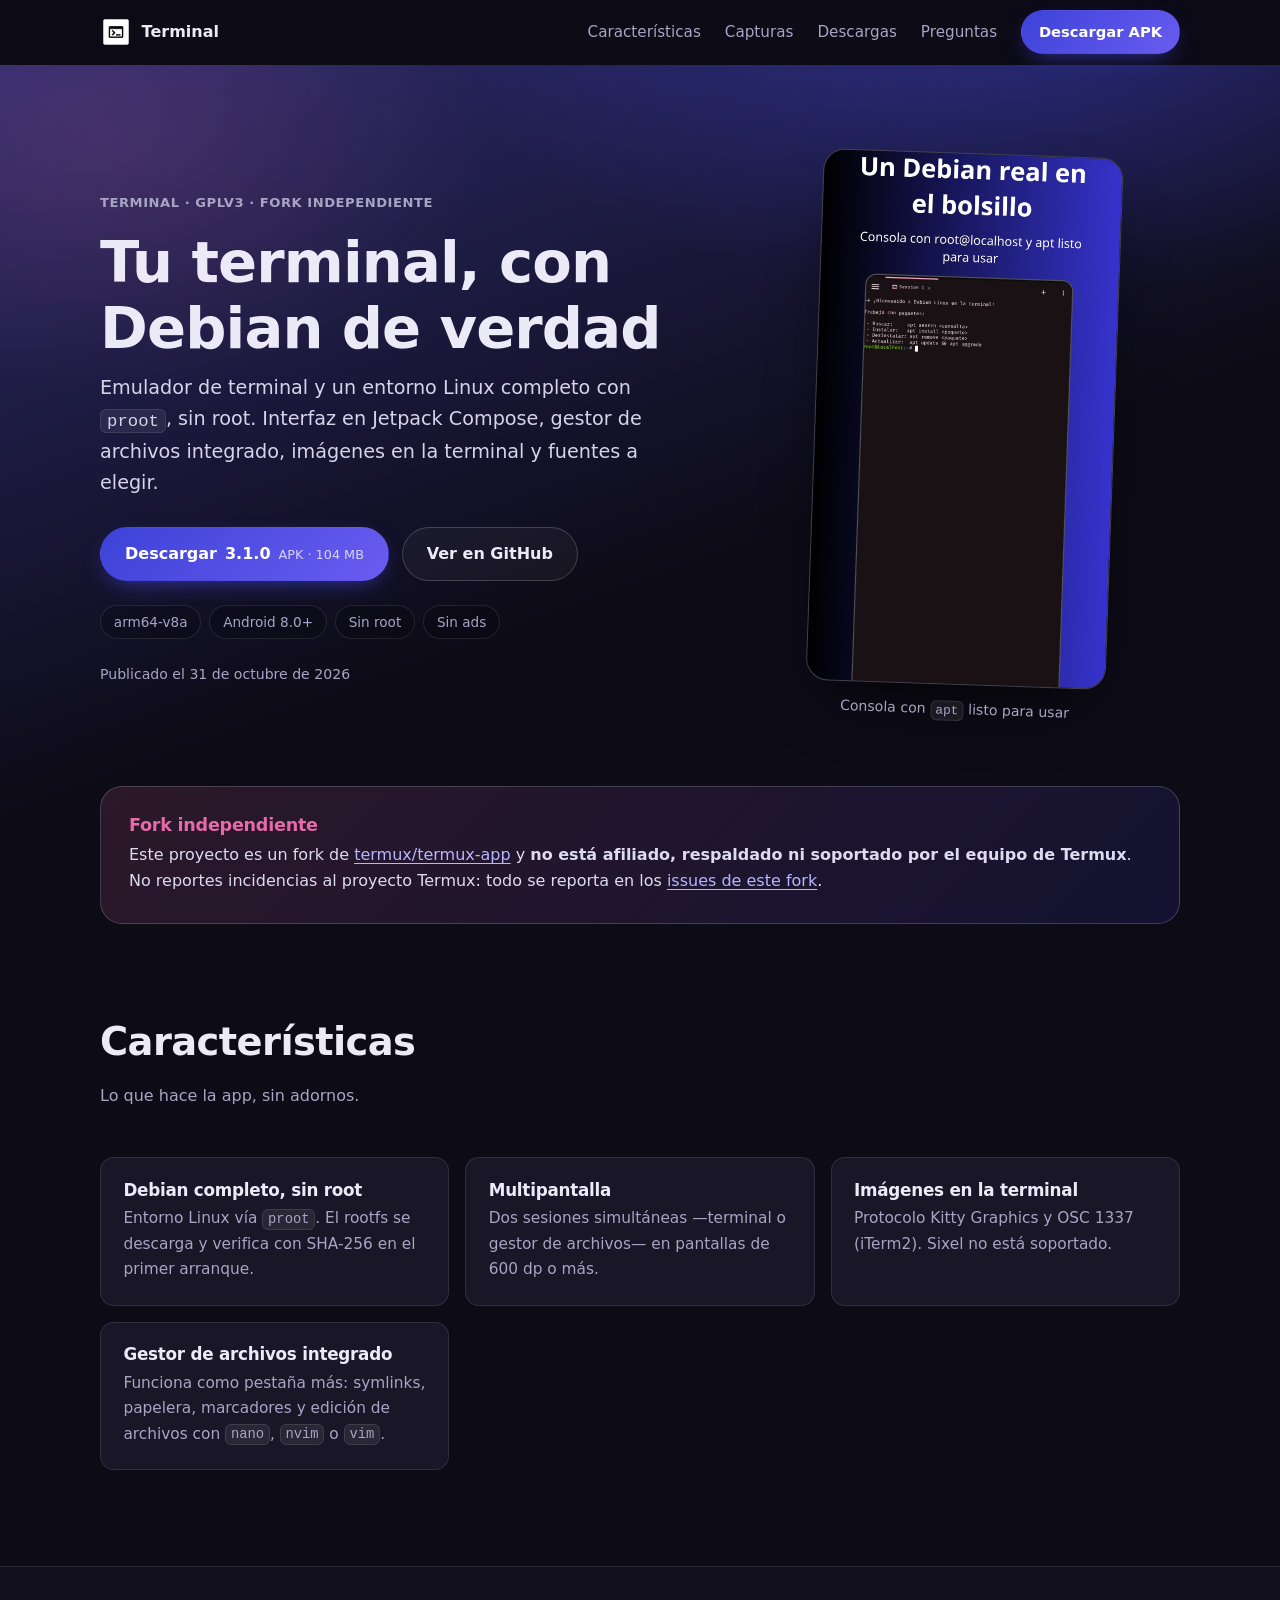
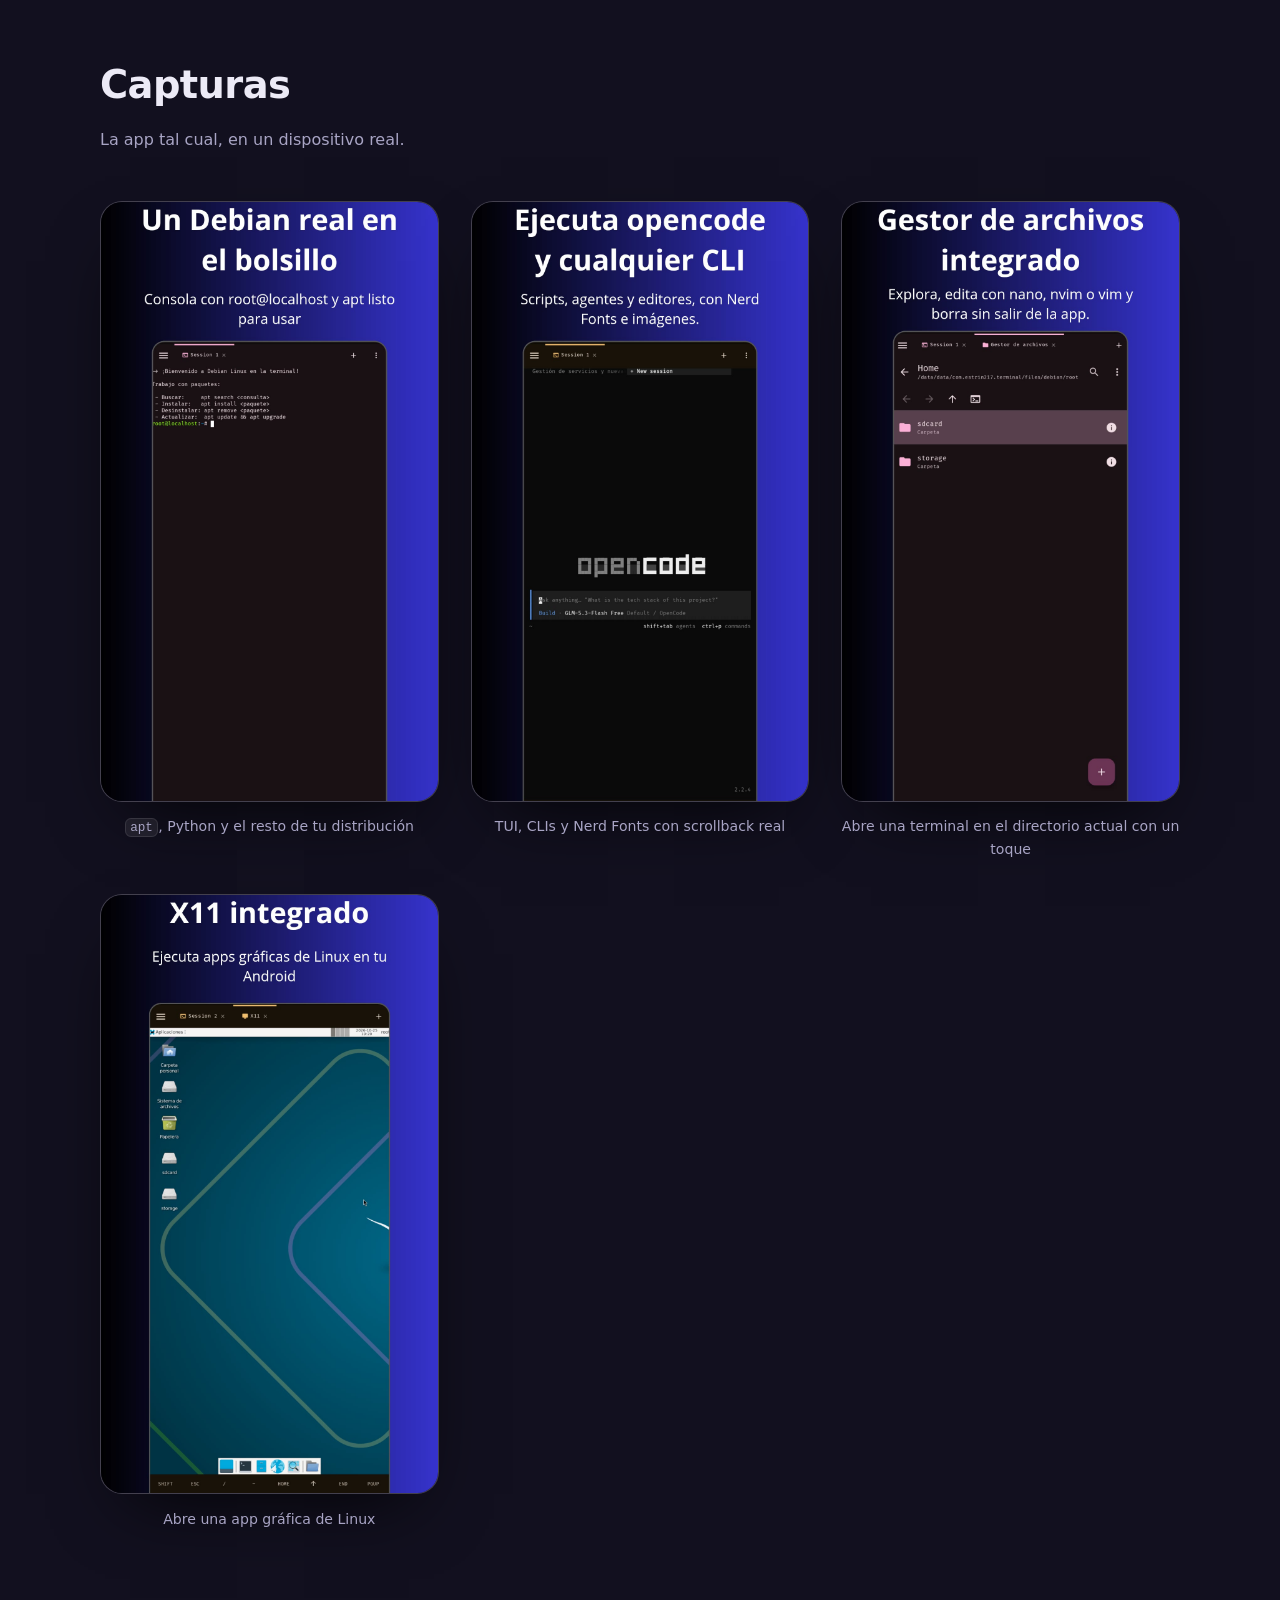
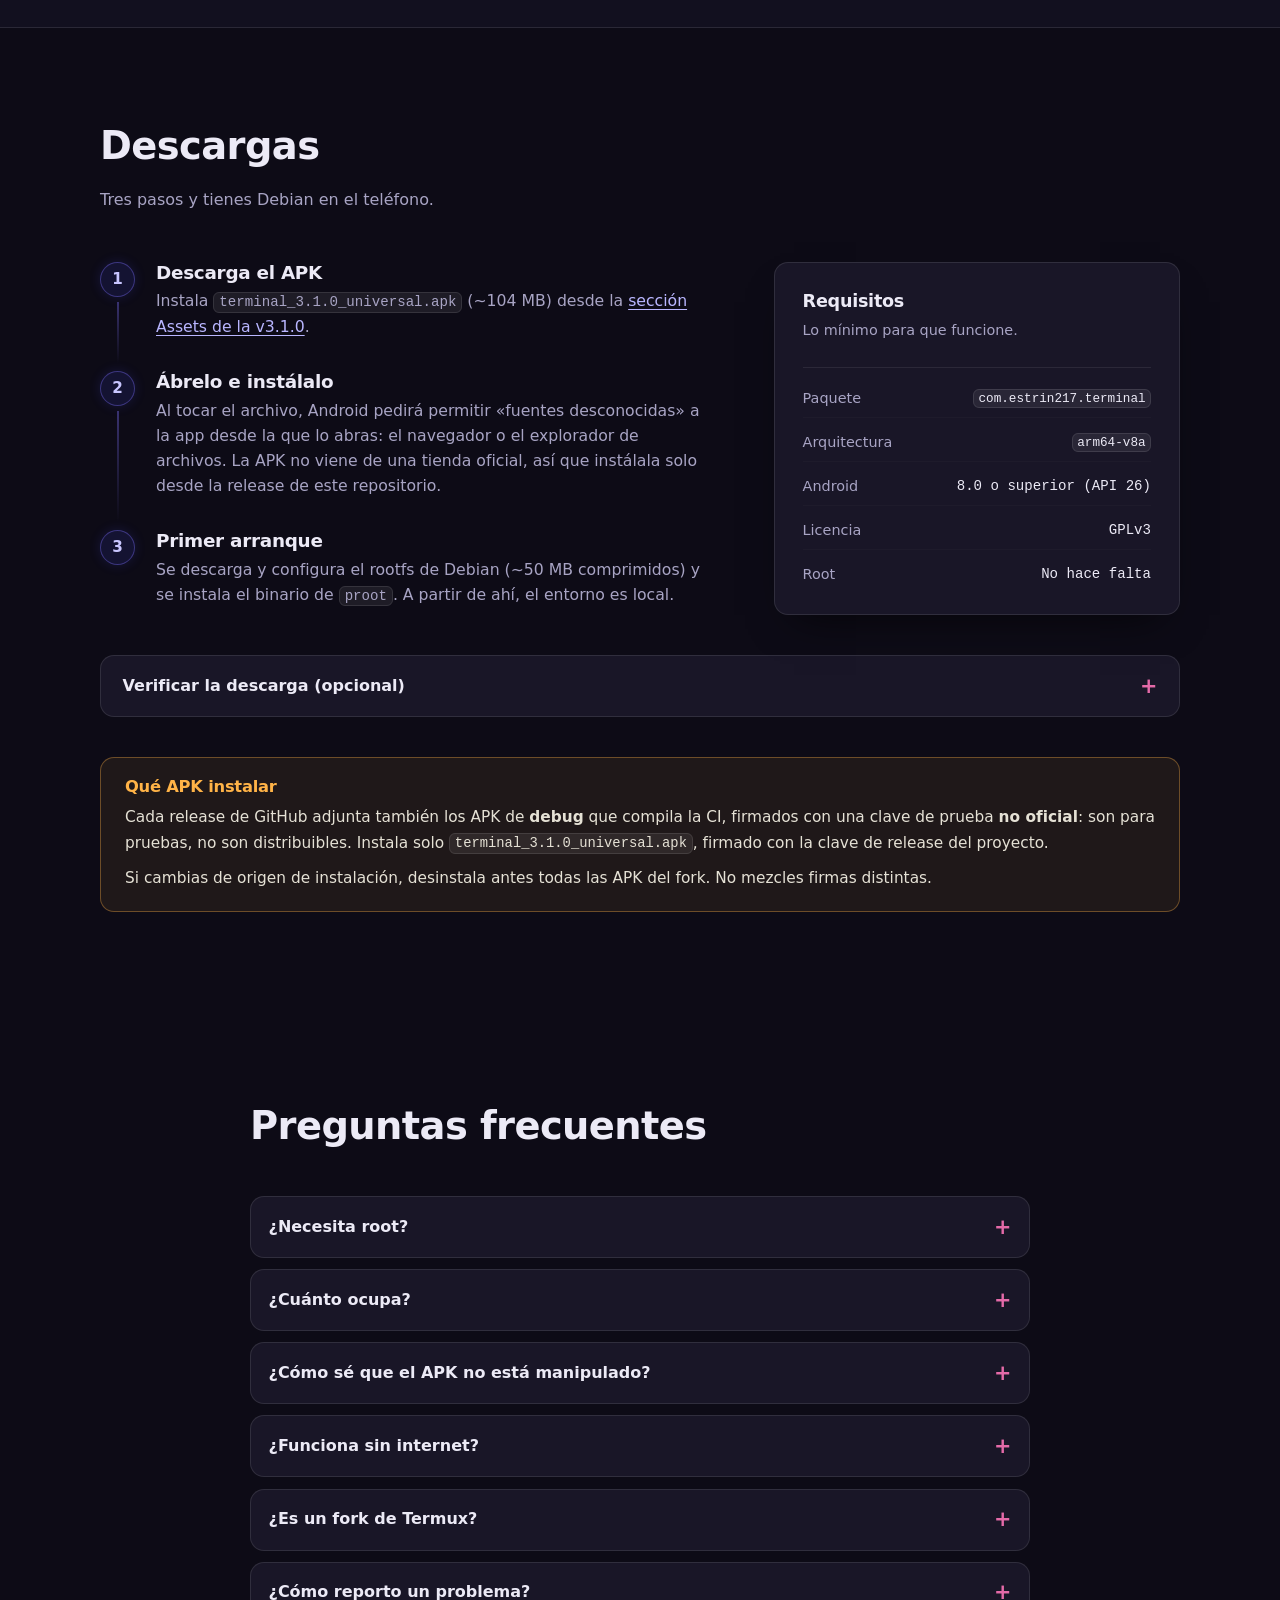
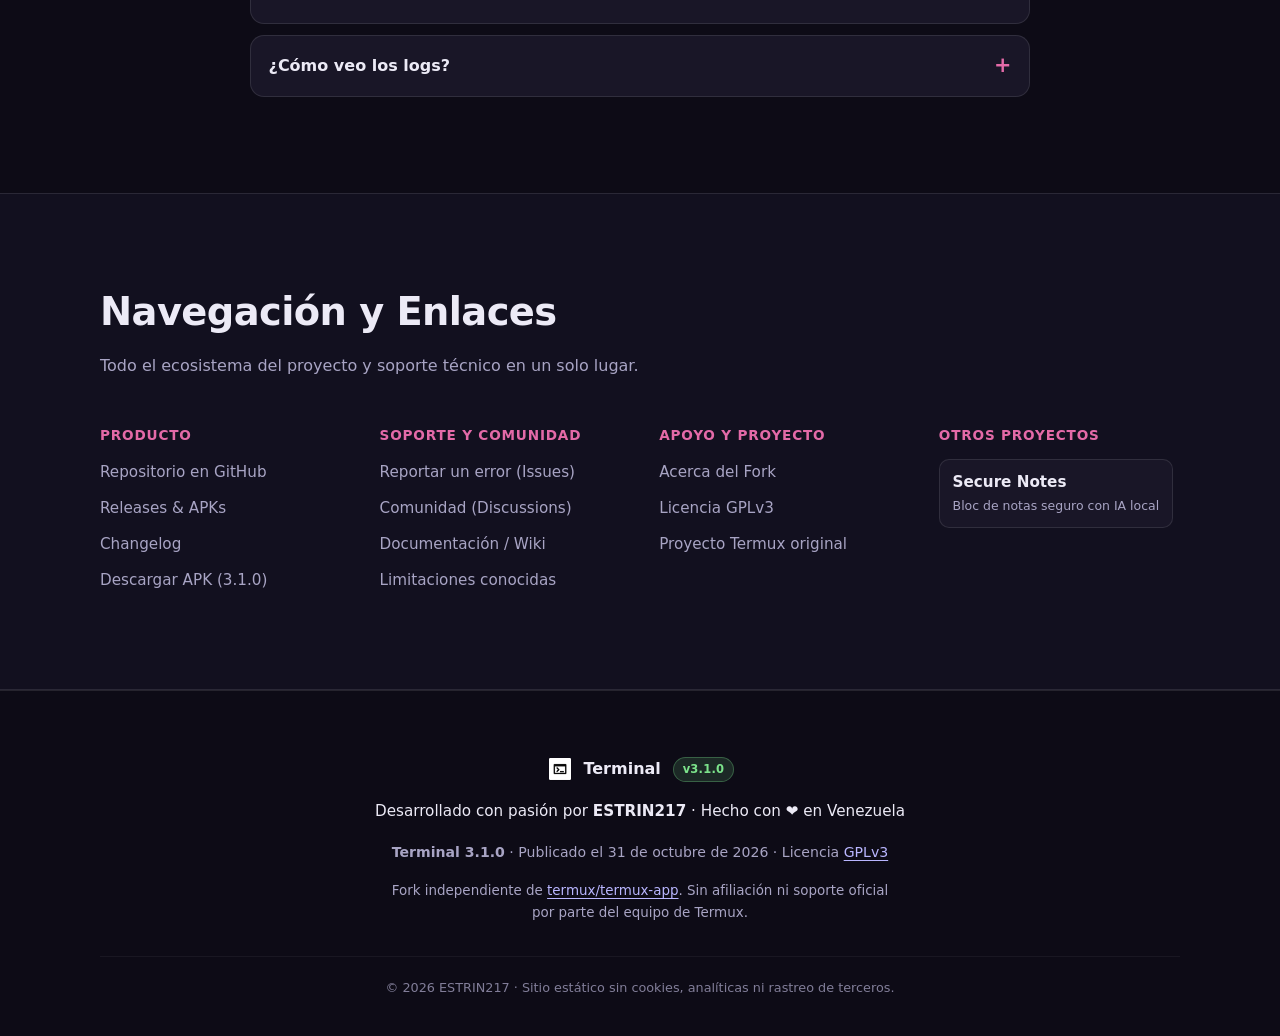
<file: public/index.html>
<!DOCTYPE html>
<html lang="es">

<head>
  <meta charset="utf-8">
  <meta name="viewport" content="width=device-width, initial-scale=1">
  <title>Terminal 3.1.0 — Un Debian real en el bolsillo, sin root</title>
  <meta name="description"
    content="Terminal es una app de Android con emulador de terminal y un entorno Debian completo vía proot, sin root. UI en Jetpack Compose, gestor de archivos, fuentes e imágenes en la terminal.">
  <meta name="theme-color" content="#15122a">
  <meta name="color-scheme" content="dark">
  <link rel="icon" href="img/icon-192.png" type="image/png">
  <link rel="apple-touch-icon" href="img/icon-192.png">

  <meta property="og:type" content="website">
  <meta property="og:site_name" content="Terminal">
  <meta property="og:url" content="https://terminal-gnulinux.web.app/">
  <meta property="og:title" content="Terminal 3.1.0 — Un Debian real en el bolsillo">
  <meta property="og:description"
    content="Terminal + entorno Linux Debian vía proot en Android. Sin root, con interfaz Jetpack Compose.">
  <!-- Imagen social servida por el propio sitio. Si el dominio cambia, hay que
         cambiar a la vez og:url, og:image y el canonical de abajo. -->
  <meta property="og:image" content="https://terminal-gnulinux.web.app/img/banner.jpg">
  <meta property="og:image:alt"
    content="Banner de Terminal: emulador de terminal con entorno Debian completo en Android sin root">
  <meta name="twitter:card" content="summary_large_image">

  <link rel="canonical" href="https://terminal-gnulinux.web.app/">
  <link rel="stylesheet" href="styles.css">
</head>

<body>
  <a class="skip-link" href="#contenido">Saltar al contenido</a>

  <header class="site-header" id="top">
    <div class="wrap header-inner">
      <a class="brand" href="#top">
        <img class="brand-icon" src="img/icon-192.png" alt="" width="32" height="32">
        <span class="brand-name">Terminal</span>
      </a>

      <button class="nav-toggle" type="button" aria-expanded="false" aria-controls="nav-principal">
        <span class="nav-toggle-bars" aria-hidden="true"></span>
        Menú
      </button>

      <nav class="site-nav" id="nav-principal" aria-label="Principal">
        <ul>
          <li><a href="#caracteristicas">Características</a></li>
          <li><a href="#capturas">Capturas</a></li>
          <li><a href="#descargas">Descargas</a></li>
          <li><a href="#faq">Preguntas</a></li>
          <li>
            <a class="btn btn-primary btn-sm"
              href="https://github.com/ESTRIN217/Terminal/releases/download/v3.1.0/terminal_3.1.0_universal.apk">
              Descargar APK
            </a>
          </li>
        </ul>
      </nav>
    </div>
  </header>

  <main id="contenido">
    <section class="hero">
      <div class="wrap hero-inner">
        <div class="hero-copy">
          <p class="eyebrow">Terminal · GPLv3 · fork independiente</p>
          <h1>Tu terminal, con Debian de verdad</h1>
          <p class="lead">
            Emulador de terminal y un entorno Linux completo con <code>proot</code>,
            sin root. Interfaz en Jetpack Compose, gestor de archivos integrado,
            imágenes en la terminal y fuentes a elegir.
          </p>

          <div class="cta-row">
            <a class="btn btn-primary"
              href="https://github.com/ESTRIN217/Terminal/releases/download/v3.1.0/terminal_3.1.0_universal.apk">
              Descargar <span data-site="version">3.1.0</span> <span class="btn-note">APK · <span
                  data-site="apk-size">104 MB</span></span>
            </a>
            <a class="btn btn-ghost" href="https://github.com/ESTRIN217/Terminal">Ver en GitHub</a>
          </div>

          <ul class="chips" aria-label="Requisitos resumidos">
            <li>arm64-v8a</li>
            <li>Android 8.0+</li>
            <li>Sin root</li>
            <li>Sin ads</li>
          </ul>

          <p class="hero-foot">
            Publicado el <span data-site="published">31 de octubre de 2026</span>
          </p>
        </div>

        <div class="hero-shot">
          <figure class="phone">
            <img src="img/captura-terminal.jpg" width="1080" height="1920" loading="eager" decoding="async"
              alt="Consola de Terminal con el mensaje de bienvenida a Debian Linux, el cheat sheet de apt y el prompt root@localhost">
            <figcaption>Consola con <code>apt</code> listo para usar</figcaption>
          </figure>
        </div>
      </div>
    </section>

    <section class="wrap">
      <aside class="notice" aria-labelledby="aviso-titulo">
        <h2 id="aviso-titulo">Fork independiente</h2>
        <p>
          Este proyecto es un fork de
          <a href="https://github.com/termux/termux-app">termux/termux-app</a> y
          <strong>no está afiliado, respaldado ni soportado por el equipo de Termux</strong>.
          No reportes incidencias al proyecto Termux:
          todo se reporta en los
          <a href="https://github.com/ESTRIN217/Terminal/issues">issues de este fork</a>.
        </p>
      </aside>
    </section>
    <section class="section" id="caracteristicas">
      <div class="wrap">
        <header class="section-head">
          <h2>Características</h2>
          <p>Lo que hace la app, sin adornos.</p>
        </header>

        <ul class="grid grid-3">
          <li class="card">
            <h3>Debian completo, sin root</h3>
            <p>Entorno Linux vía <code>proot</code>. El rootfs se descarga y verifica con SHA-256 en el primer arranque.
            </p>
          </li>
          <li class="card">
            <h3>Multipantalla</h3>
            <p>Dos sesiones simultáneas —terminal o gestor de archivos— en pantallas de 600 dp o más.</p>
          </li>
          <li class="card">
            <h3>Imágenes en la terminal</h3>
            <p>Protocolo Kitty Graphics y OSC 1337 (iTerm2). Sixel no está soportado.</p>
          </li>
          <li class="card">
            <h3>Gestor de archivos integrado</h3>
            <p>Funciona como pestaña más: symlinks, papelera, marcadores y edición de archivos con <code>nano</code>,
              <code>nvim</code> o <code>vim</code>.</p>
          </li>
        </ul>
      </div>
    </section>
    <section class="section section-alt" id="capturas">
      <div class="wrap">
        <header class="section-head">
          <h2>Capturas</h2>
          <p>La app tal cual, en un dispositivo real.</p>
        </header>

        <div class="gallery">
          <figure class="phone">
            <img src="img/captura-terminal.jpg" width="1080" height="1920" loading="lazy" decoding="async"
              alt="Consola de Terminal con el mensaje de bienvenida a Debian Linux y el cheat sheet de apt">
            <figcaption><code>apt</code>, Python y el resto de tu distribución</figcaption>
          </figure>
          <figure class="phone">
            <img src="img/captura-cli.jpg" width="1080" height="1920" loading="lazy" decoding="async"
              alt="Ejecutando opencode, un agente de IA, dentro de la terminal de Terminal">
            <figcaption>TUI, CLIs y Nerd Fonts con scrollback real</figcaption>
          </figure>
          <figure class="phone">
            <img src="img/captura-archivos.jpg" width="1080" height="1920" loading="lazy" decoding="async"
              alt="Pestaña del gestor de archivos de Terminal mostrando la carpeta Home con sdcard y storage">
            <figcaption>Abre una terminal en el directorio actual con un toque</figcaption>
          </figure>
          <figure class="phone">
            <img src="img/captura-x11.jpg" width="1080" height="1920" loading="lazy" decoding="async"
              alt="Pestaña x11 de Terminal mostrando el entorno de escritorio XFCE4">
            <figcaption>Abre una app gráfica de Linux</figcaption>
          </figure>
        </div>
      </div>
    </section>

    <section class="section" id="descargas">
      <div class="wrap">
        <header class="section-head">
          <h2>Descargas</h2>
          <p>Tres pasos y tienes Debian en el teléfono.</p>
        </header>

        <div class="split">
          <ol class="steps">
            <li>
              <h3>Descarga el APK</h3>
              <p>
                Instala <code>terminal_3.1.0_universal.apk</code> (~<span data-site="apk-size">104 MB</span>) desde la
                <a href="https://github.com/ESTRIN217/Terminal/releases/tag/v3.1.0">sección Assets de la v3.1.0</a>.
              </p>
            </li>
            <li>
              <h3>Ábrelo e instálalo</h3>
              <p>
                Al tocar el archivo, Android pedirá permitir «fuentes desconocidas»
                a la app desde la que lo abras: el navegador o el explorador de
                archivos. La APK no viene de una tienda oficial, así que instálala
                solo desde la release de este repositorio.
              </p>
            </li>
            <li>
              <h3>Primer arranque</h3>
              <p>Se descarga y configura el rootfs de Debian (~50 MB comprimidos) y se instala el binario de
                <code>proot</code>. A partir de ahí, el entorno es local.</p>
            </li>
          </ol>

          <aside class="panel" aria-labelledby="requisitos-titulo">
            <h3 id="requisitos-titulo">Requisitos</h3>
            <p class="panel-lead">Lo mínimo para que funcione.</p>

            <dl class="specs">
              <div>
                <dt>Paquete</dt>
                <dd><code>com.estrin217.terminal</code></dd>
              </div>
              <div>
                <dt>Arquitectura</dt>
                <dd><code>arm64-v8a</code></dd>
              </div>
              <div>
                <dt>Android</dt>
                <dd>8.0 o superior (API 26)</dd>
              </div>
              <div>
                <dt>Licencia</dt>
                <dd>GPLv3</dd>
              </div>
              <div>
                <dt>Root</dt>
                <dd>No hace falta</dd>
              </div>
            </dl>
          </aside>
        </div>

        <details class="verify">
          <summary>Verificar la descarga (opcional)</summary>
          <div class="verify-body">
            <p>
              Para instalar no hace falta: Android ya comprueba la firma del APK al
              instalarlo y rechaza el archivo si alguien lo ha modificado. La suma
              SHA-256 sirve para otra cosa más concreta — confirmar que el fichero que
              tienes es exactamente el que publicó el proyecto. Interesa sobre todo
              si lo has descargado de un espejo, de un foro o de Telegram.
            </p>
            <p class="panel-lead">Suma SHA-256 de <code>terminal_3.1.0_universal.apk</code>:</p>
            <pre class="hash"><code id="sha-apk"
                data-site="sha256">1f0c7123998011bc7afe7c875db904b985f1d8a34734f13636a2d1464d7ea618</code></pre>
            <button class="btn btn-ghost btn-sm" type="button" data-copy-target="sha-apk">
              Copiar hash
            </button>
            <p class="hint" role="status" aria-live="polite" data-copy-status></p>
            <p class="verify-note">
              La lista completa está en
              <a
                href="https://github.com/ESTRIN217/Terminal/releases/download/v3.1.0/terminal_3.1.0_sha256sums">terminal_3.1.0_sha256sums</a>,
              junto a la APK en la
              <a href="https://github.com/ESTRIN217/Terminal/releases/tag/v3.1.0">release v3.1.0</a>.
            </p>
          </div>
        </details>

        <aside class="warning" aria-labelledby="firma-titulo">
          <h3 id="firma-titulo">Qué APK instalar</h3>
          <p>
            Cada release de GitHub adjunta también los APK de <strong>debug</strong> que
            compila la CI, firmados con una clave de prueba <strong>no oficial</strong>:
            son para pruebas, no son distribuibles. Instala solo
            <code>terminal_3.1.0_universal.apk</code>, firmado con la clave de release
            del proyecto.
          </p>
          <p>
            Si cambias de origen de instalación, desinstala antes todas las APK del fork.
            No mezcles firmas distintas.
          </p>
        </aside>
      </div>
    </section>

    <section class="section" id="faq">
      <div class="wrap wrap-narrow">
        <header class="section-head">
          <h2>Preguntas frecuentes</h2>
        </header>

        <div class="faq">
          <details>
            <summary>¿Necesita root?</summary>
            <p>No. Todo el entorno corre con <code>proot</code>, que emula las llamadas al kernel sin privilégios.
              Instalas una APK normal, como cualquier otra app.</p>
          </details>
          <details>
            <summary>¿Cuánto ocupa?</summary>
            <p>El APK ronda los <span data-site="apk-size">104 MB</span>. El rootfs de Debian son unos ~50 MB
              comprimidos y se descarga la primera vez que abres la app.</p>
          </details>
          <details>
            <summary>¿Cómo sé que el APK no está manipulado?</summary>
            <p>Android comprueba la firma del APK al instalarlo y rechaza el archivo si alguien lo ha modificado, así
              que no tienes que hacer nada. Si aun así quieres confirmar que el fichero que descargaste es byte a byte
              el que publicó el proyecto, hay una comprobación opcional con SHA-256 en <a
                href="#descargas">Descargas</a>.</p>
          </details>
          <details>
            <summary>¿Funciona sin internet?</summary>
            <p>Sí, después del primer arranque: el entorno es local. Lo que sí necesita conexión es <code>apt</code>
              para instalar o actualizar paquetes.</p>
          </details>
          <details>
            <summary>¿Es un fork de Termux?</summary>
            <p>Sí, de <a href="https://github.com/termux/termux-app">termux/termux-app</a>, bajo GPLv3, pero es un
              proyecto independiente: este fork no está afiliado al equipo de Termux. Las librerías del emulador
              provienen de <a
                href="https://github.com/jackpal/Android-Terminal-Emulator">jackpal/Android-Terminal-Emulator</a>
              (Apache 2.0).</p>
          </details>
          <details>
            <summary>¿Cómo reporto un problema?</summary>
            <p>Abre un <a href="https://github.com/ESTRIN217/Terminal/issues">issue</a> en este repositorio. Desde la
              app puedes generar un informe automático en <strong>More → Report Issue</strong>. Publica el texto
              completo: los issues con capturas parciales en lugar de texto se cierran.</p>
          </details>
          <details>
            <summary>¿Cómo veo los logs?</summary>
            <p>En <strong>Ajustes → Terminal → Debugging → Log Level</strong> puedes pasar de <code>Normal</code> a
              <code>Debug</code> o <code>Verbose</code>. Vuelve a <code>Normal</code> cuando termines. También sirve
              <code>logcat -d</code> desde la propia terminal.</p>
          </details>
        </div>
      </div>
    </section>

    <section class="section section-alt" id="enlaces">
      <div class="wrap">
        <header class="section-head">
          <h2>Navegación y Enlaces</h2>
          <p>Todo el ecosistema del proyecto y soporte técnico en un solo lugar.</p>
        </header>

        <div class="footer-grid">
          <!-- Columna 1: Producto -->
          <div class="footer-col">
            <h3 class="footer-heading">Producto</h3>
            <ul class="footer-links">
              <li><a href="https://github.com/ESTRIN217/Terminal">Repositorio en GitHub</a></li>
              <li><a href="https://github.com/ESTRIN217/Terminal/releases">Releases & APKs</a></li>
              <li><a href="https://github.com/ESTRIN217/Terminal/blob/master/CHANGELOG.md">Changelog</a></li>
              <li><a
                  href="https://github.com/ESTRIN217/Terminal/releases/download/v3.1.0/terminal_3.1.0_universal.apk">Descargar
                  APK (3.1.0)</a></li>
            </ul>
          </div>

          <!-- Columna 2: Comunidad y Soporte -->
          <div class="footer-col">
            <h3 class="footer-heading">Soporte y Comunidad</h3>
            <ul class="footer-links">
              <li><a href="https://github.com/ESTRIN217/Terminal/issues">Reportar un error (Issues)</a></li>
              <li><a href="https://github.com/ESTRIN217/Terminal/discussions">Comunidad (Discussions)</a></li>
              <li><a href="https://terminal-gnulinux-docs.web.app/">Documentación / Wiki</a></li>
              <li><a href="https://terminal-gnulinux-docs.web.app/limitaciones.html">Limitaciones conocidas</a></li>
            </ul>
          </div>

          <!-- Columna 3: Proyecto e Historia -->
          <div class="footer-col">
            <h3 class="footer-heading">Apoyo y Proyecto</h3>
            <ul class="footer-links">
              <li><a href="#aviso-titulo">Acerca del Fork</a></li>
              <li><a href="https://www.gnu.org/licenses/gpl-3.0.html" target="_blank" rel="noopener">Licencia GPLv3</a>
              </li>
              <li><a href="https://github.com/termux/termux-app" target="_blank" rel="noopener">Proyecto Termux
                  original</a></li>
            </ul>
          </div>

          <!-- Columna 4: Otros Proyectos del Autor -->
          <div class="footer-col">
            <h3 class="footer-heading">Otros Proyectos</h3>
            <ul class="footer-links">
              <li>
                <a href="https://notes-502213.web.app" target="_blank" rel="noopener" class="link-featured">
                  <span>Secure Notes</span>
                  <small>Bloc de notas seguro con IA local</small>
                </a>
              </li>
            </ul>
          </div>
        </div>
      </div>
    </section>
  </main>

  <footer class="footer">
    <div class="wrap footer__inner">
      <div class="footer__brand-row">
        <a class="brand" href="#top">
          <img class="brand-icon" src="img/icon-192.png" alt="" width="28" height="28">
          <span class="brand-name">Terminal</span>
        </a>
        <span class="badge badge-version">v3.1.0</span>
      </div>

      <p class="footer__credits">
        Desarrollado con pasión por <strong>ESTRIN217</strong> · Hecho con ❤️ en Venezuela
      </p>

      <p class="footer__meta">
        <strong>Terminal 3.1.0</strong> · Publicado el <span data-site="published">31 de octubre de 2026</span> ·
        Licencia <a href="https://www.gnu.org/licenses/gpl-3.0.html" target="_blank" rel="noopener">GPLv3</a>
      </p>

      <p class="muted footer__disclaimer">
        Fork independiente de <a href="https://github.com/termux/termux-app" target="_blank"
          rel="noopener">termux/termux-app</a>.
        Sin afiliación ni soporte oficial por parte del equipo de Termux.
      </p>

      <div class="footer__bottom">
        <p class="footer__legal">© 2026 ESTRIN217 · Sitio estático sin cookies, analíticas ni rastreo de terceros.</p>
      </div>
    </div>
  </footer>


  <script type="application/ld+json">
    {
        "@context": "https://schema.org",
        "@type": "SoftwareApplication",
        "name": "Terminal",
        "applicationCategory": "DeveloperApplication",
        "operatingSystem": "Android 8.0 o superior (arm64-v8a)",
        "applicationSubCategory": "Terminal",
        "description": "Emulador de terminal para Android con un entorno Debian completo vía proot, sin root.",
        "softwareVersion": "3.1.0",
        "license": "https://www.gnu.org/licenses/gpl-3.0.html",
        "downloadUrl": "https://github.com/ESTRIN217/Terminal/releases/download/v3.1.0/terminal_3.1.0_universal.apk",
        "codeRepository": "https://github.com/ESTRIN217/Terminal"
    }
    </script>
  <script src="main.js" defer></script>
</body>

</html>
</file>
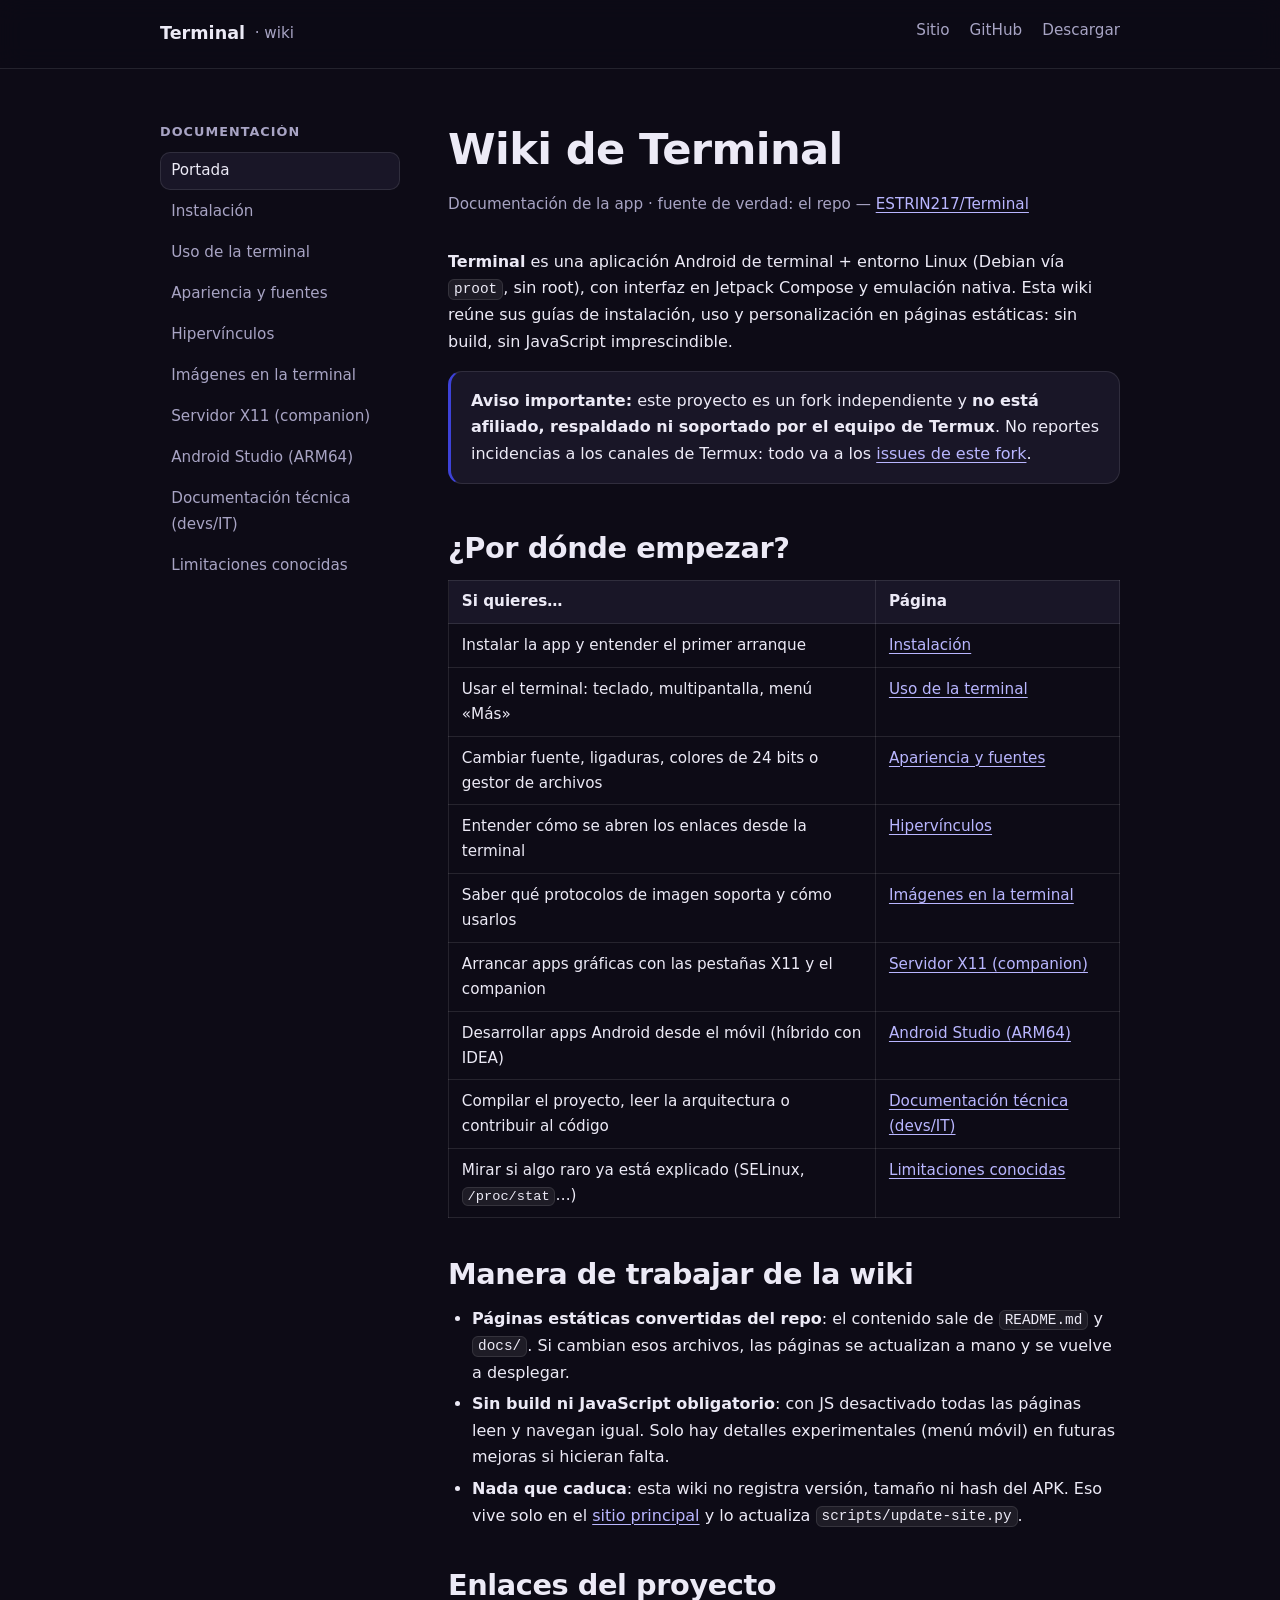
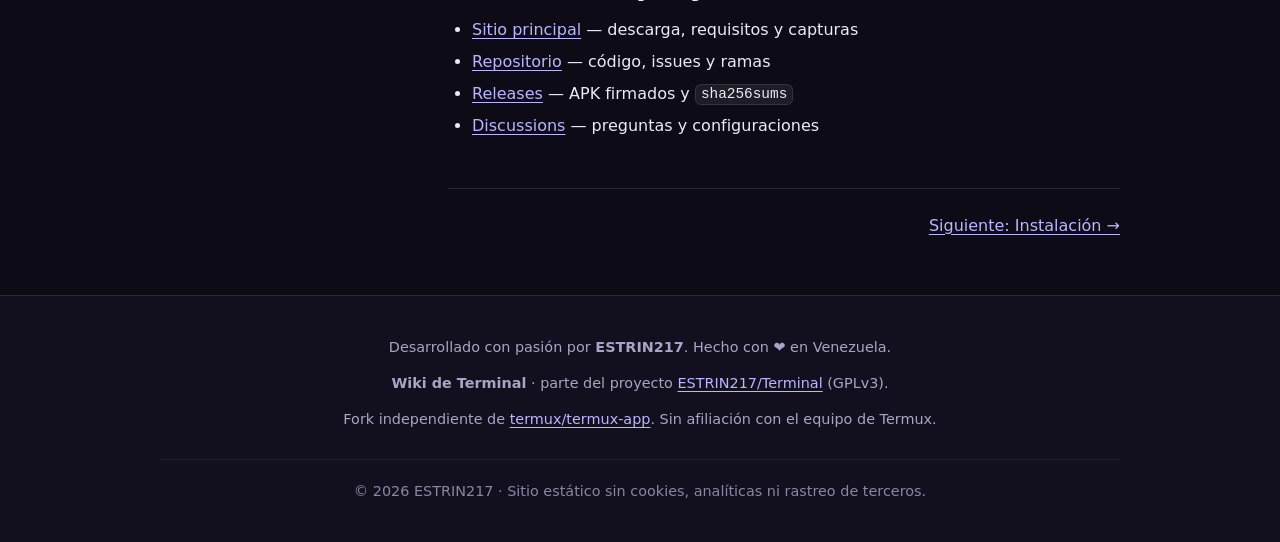
<file: wiki/index.html>
<!DOCTYPE html>
<html lang="es">
<head>
    <meta charset="utf-8">
    <meta name="viewport" content="width=device-width, initial-scale=1">
    <title>Wiki de Terminal — Documentación de la app</title>
    <meta name="description" content="Documentación de Terminal: instalación, uso de la terminal, personalización, hipervínculos, imágenes, servidor X11, documentación técnica para desarrolladores e IT, y limitaciones conocidas.">
    <meta name="theme-color" content="#15122a">
    <meta name="color-scheme" content="dark">
    <link rel="canonical" href="https://terminal-gnulinux-docs.web.app/">
    <link rel="icon" href="https://terminal-gnulinux.web.app/img/icon-192.png" type="image/png">
    <link rel="stylesheet" href="styles.css">

    <meta property="og:type" content="website">
    <meta property="og:site_name" content="Wiki de Terminal">
    <meta property="og:title" content="Wiki de Terminal">
    <meta property="og:description" content="Documentación de Terminal: instalación, uso, personalización, técnica (devs/IT) y limitaciones.">
</head>
<body>
    <a class="skip-link" href="#contenido">Saltar al contenido</a>

    <header class="site-header">
        <div class="wrap header-inner">
            <a class="brand" href="index.html">
                <span class="brand-name">Terminal</span>
                <span class="brand-sub">· wiki</span>
            </a>
            <nav class="site-nav" aria-label="Enlaces del sitio">
                <ul>
                    <li><a href="https://terminal-gnulinux.web.app">Sitio</a></li>
                    <li><a href="https://github.com/ESTRIN217/Terminal">GitHub</a></li>
                    <li><a href="https://github.com/ESTRIN217/Terminal/releases">Descargar</a></li>
                </ul>
            </nav>
        </div>
    </header>

    <main id="contenido">
        <div class="wrap docs">
            <nav class="docs-nav" aria-label="Páginas de la wiki">
                <h2>Documentación</h2>
                <ul>
                    <li><a href="index.html" aria-current="page">Portada</a></li>
                    <li><a href="instalacion.html">Instalación</a></li>
                    <li><a href="uso-terminal.html">Uso de la terminal</a></li>
                    <li><a href="personalizacion.html">Apariencia y fuentes</a></li>
                    <li><a href="hipervinculos.html">Hipervínculos</a></li>
                    <li><a href="imagenes.html">Imágenes en la terminal</a></li>
                    <li><a href="x11.html">Servidor X11 (companion)</a></li>
                    <li><a href="android-studio.html">Android Studio (ARM64)</a></li>
                    <li><a href="tecnicos.html">Documentación técnica (devs/IT)</a></li>
                    <li><a href="limitaciones.html">Limitaciones conocidas</a></li>
                </ul>
            </nav>

            <article class="docs-main">
                <header class="doc-head">
                    <h1>Wiki de Terminal</h1>
                    <p class="doc-meta">Documentación de la app · fuente de verdad: el repo — <a href="https://github.com/ESTRIN217/Terminal">ESTRIN217/Terminal</a></p>
                </header>

                <div class="doc-body">
                    <p>
                        <strong>Terminal</strong> es una aplicación Android de terminal + entorno Linux
                        (Debian vía <code>proot</code>, sin root), con interfaz en Jetpack Compose y
                        emulación nativa. Esta wiki reúne sus guías de instalación, uso y
                        personalización en páginas estáticas: sin build, sin JavaScript imprescindible.
                    </p>

                    <div class="key-point">
                        <p>
                            <strong>Aviso importante:</strong> este proyecto es un fork independiente y
                            <strong>no está afiliado, respaldado ni soportado por el equipo de Termux</strong>.
                            No reportes incidencias a los canales de Termux: todo va a los
                            <a href="https://github.com/ESTRIN217/Terminal/issues">issues de este fork</a>.
                        </p>
                    </div>

                    <h2>¿Por dónde empezar?</h2>
                    <table>
                        <thead>
                            <tr>
                                <th>Si quieres…</th>
                                <th>Página</th>
                            </tr>
                        </thead>
                        <tbody>
                            <tr>
                                <td>Instalar la app y entender el primer arranque</td>
                                <td><a href="instalacion.html">Instalación</a></td>
                            </tr>
                            <tr>
                                <td>Usar el terminal: teclado, multipantalla, menú «Más»</td>
                                <td><a href="uso-terminal.html">Uso de la terminal</a></td>
                            </tr>
                            <tr>
                                <td>Cambiar fuente, ligaduras, colores de 24 bits o gestor de archivos</td>
                                <td><a href="personalizacion.html">Apariencia y fuentes</a></td>
                            </tr>
                            <tr>
                                <td>Entender cómo se abren los enlaces desde la terminal</td>
                                <td><a href="hipervinculos.html">Hipervínculos</a></td>
                            </tr>
                            <tr>
                                <td>Saber qué protocolos de imagen soporta y cómo usarlos</td>
                                <td><a href="imagenes.html">Imágenes en la terminal</a></td>
                            </tr>
                            <tr>
                                <td>Arrancar apps gráficas con las pestañas X11 y el companion</td>
                                <td><a href="x11.html">Servidor X11 (companion)</a></td>
                            </tr>
                            <tr>
                                <td>Desarrollar apps Android desde el móvil (híbrido con IDEA)</td>
                                <td><a href="android-studio.html">Android Studio (ARM64)</a></td>
                            </tr>
                            <tr>
                                <td>Compilar el proyecto, leer la arquitectura o contribuir al código</td>
                                <td><a href="tecnicos.html">Documentación técnica (devs/IT)</a></td>
                            </tr>
                            <tr>
                                <td>Mirar si algo raro ya está explicado (SELinux, <code>/proc/stat</code>…)</td>
                                <td><a href="limitaciones.html">Limitaciones conocidas</a></td>
                            </tr>
                        </tbody>
                    </table>

                    <h2>Manera de trabajar de la wiki</h2>
                    <ul>
                        <li>
                            <strong>Páginas estáticas convertidas del repo</strong>: el contenido sale de
                            <code>README.md</code> y <code>docs/</code>. Si cambian esos archivos, las
                            páginas se actualizan a mano y se vuelve a desplegar.
                        </li>
                        <li>
                            <strong>Sin build ni JavaScript obligatorio</strong>: con JS desactivado todas
                            las páginas leen y navegan igual. Solo hay detalles experimentales (menú
                            móvil) en futuras mejoras si hicieran falta.
                        </li>
                        <li>
                            <strong>Nada que caduca</strong>: esta wiki no registra versión, tamaño ni
                            hash del APK. Eso vive solo en el
                            <a href="https://terminal-gnulinux.web.app">sitio principal</a>
                            y lo actualiza <code>scripts/update-site.py</code>.
                        </li>
                    </ul>

                    <h2>Enlaces del proyecto</h2>
                    <ul>
                        <li><a href="https://terminal-gnulinux.web.app">Sitio principal</a> — descarga, requisitos y capturas</li>
                        <li><a href="https://github.com/ESTRIN217/Terminal">Repositorio</a> — código, issues y ramas</li>
                        <li><a href="https://github.com/ESTRIN217/Terminal/releases">Releases</a> — APK firmados y <code>sha256sums</code></li>
                        <li><a href="https://github.com/ESTRIN217/Terminal/discussions">Discussions</a> — preguntas y configuraciones</li>
                    </ul>
                </div>

                <nav class="page-nav" aria-label="Siguiente página">
                    <span></span>
                    <a href="instalacion.html" rel="next">Siguiente: Instalación →</a>
                </nav>
            </article>
        </div>
    </main>

    <footer class="footer">
        <div class="wrap footer__inner">
            <p>Desarrollado con pasión por <strong>ESTRIN217</strong>. Hecho con ❤️ en Venezuela.</p>
            <p>
                <strong>Wiki de Terminal</strong> · parte del proyecto
                <a href="https://github.com/ESTRIN217/Terminal">ESTRIN217/Terminal</a> (GPLv3).
            </p>
            <p class="muted">
                Fork independiente de <a href="https://github.com/termux/termux-app">termux/termux-app</a>.
                Sin afiliación con el equipo de Termux.
            </p>
            <div class="footer__bottom">
        <p class="footer__legal">© 2026 ESTRIN217 · Sitio estático sin cookies, analíticas ni rastreo de terceros.</p>
            </div>
        </div>
    </footer>
</body>
</html>
</file>
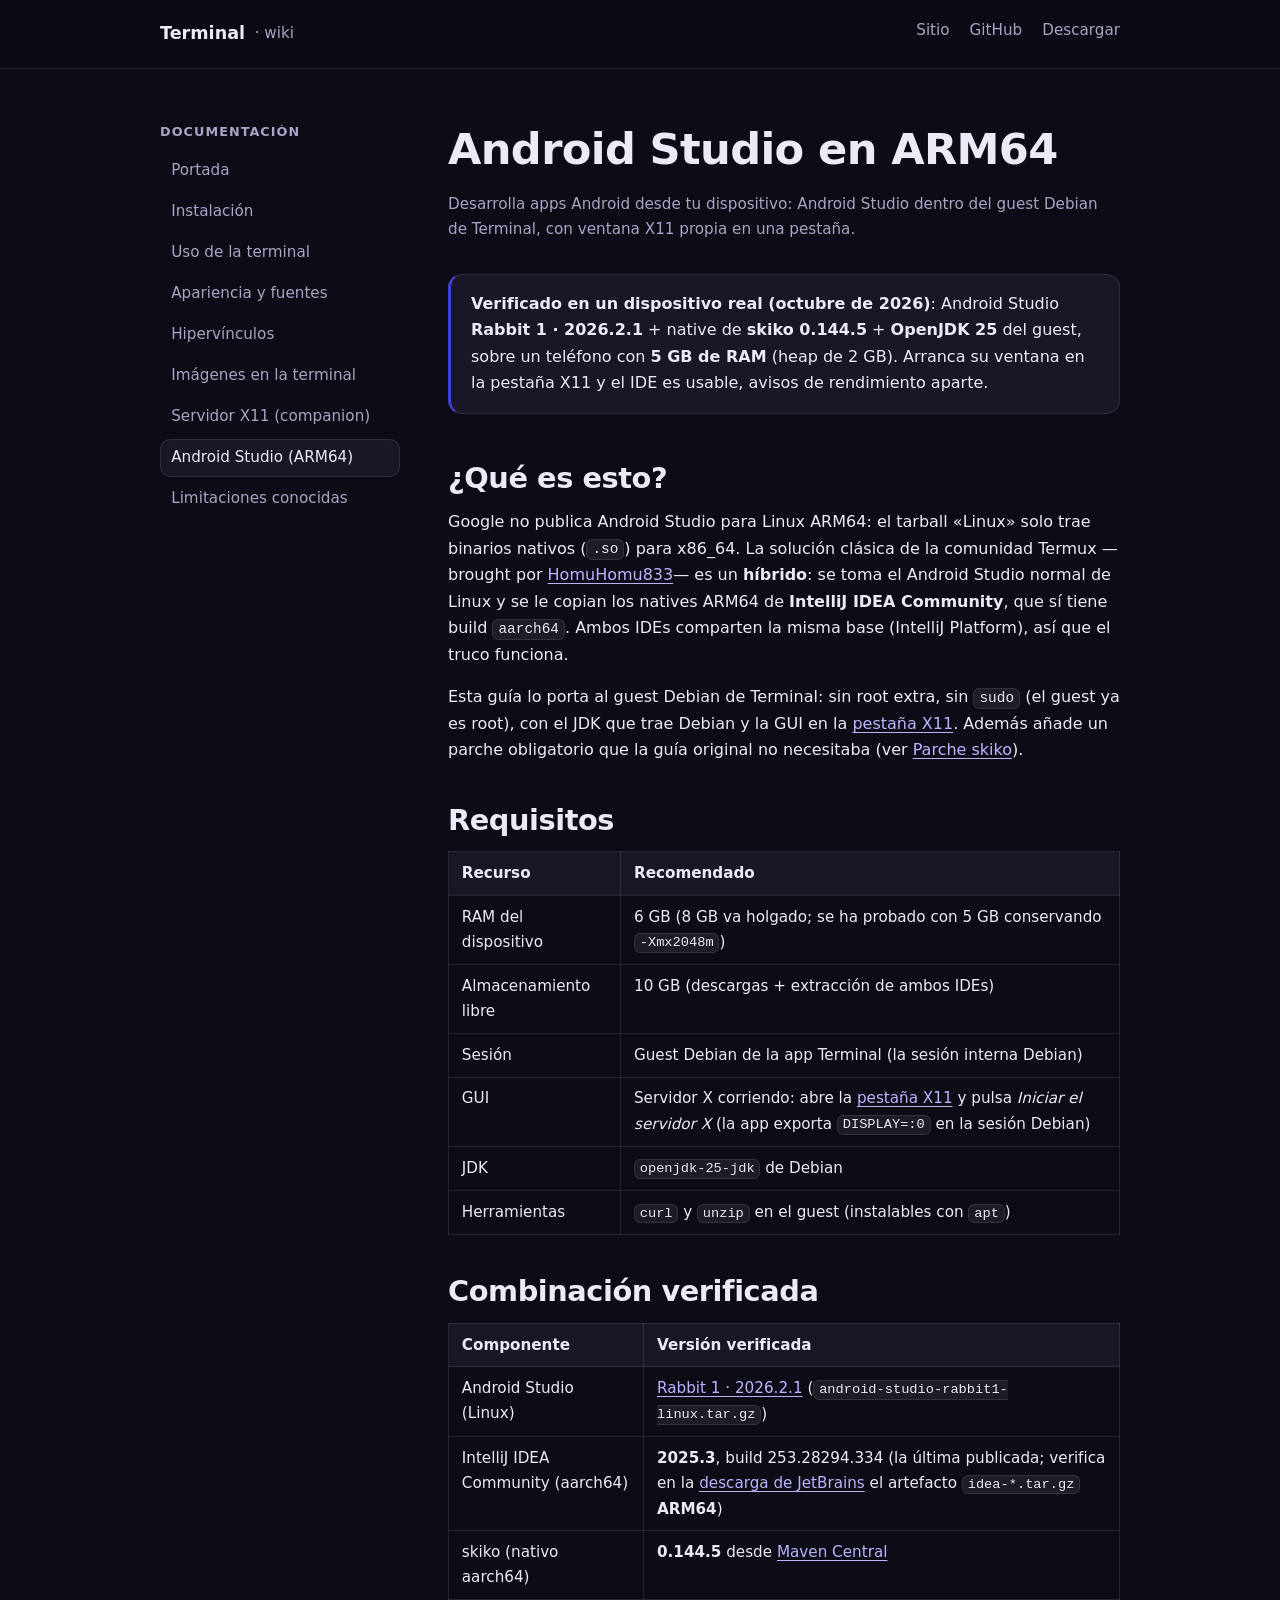
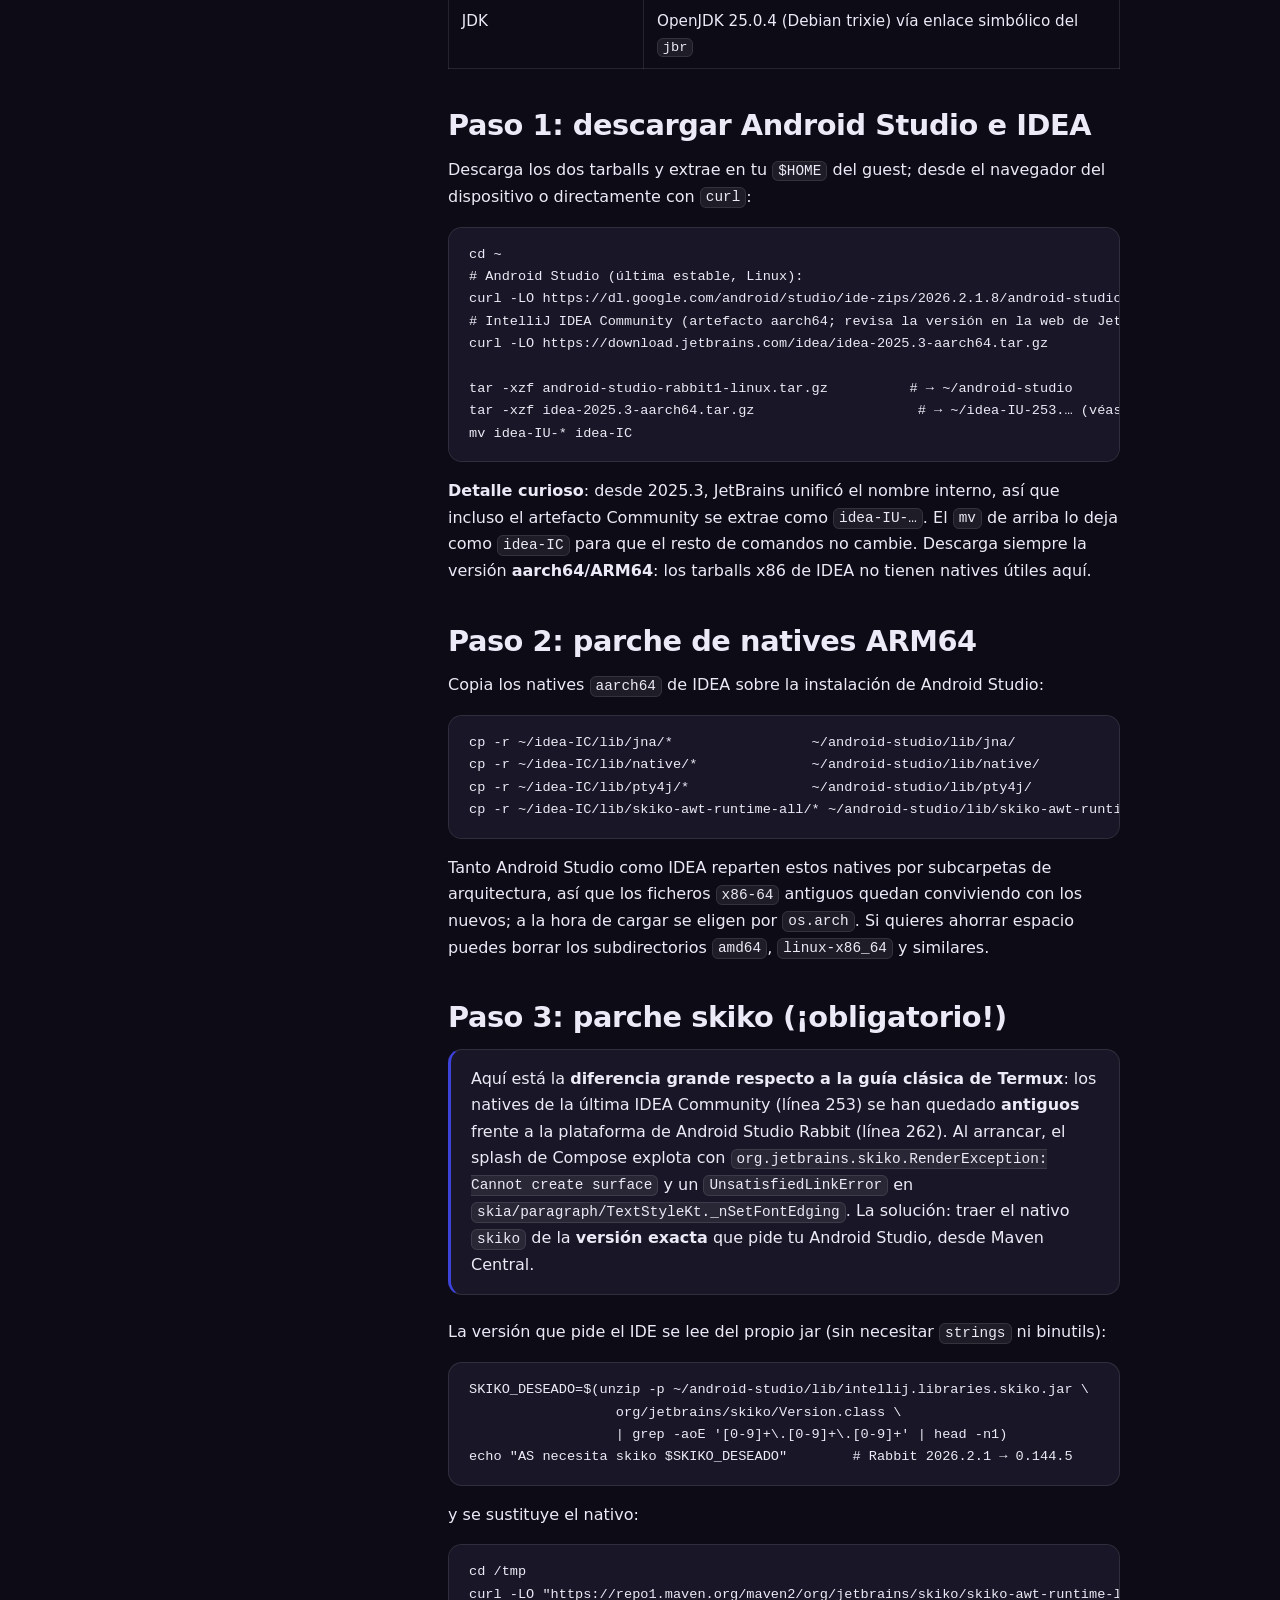
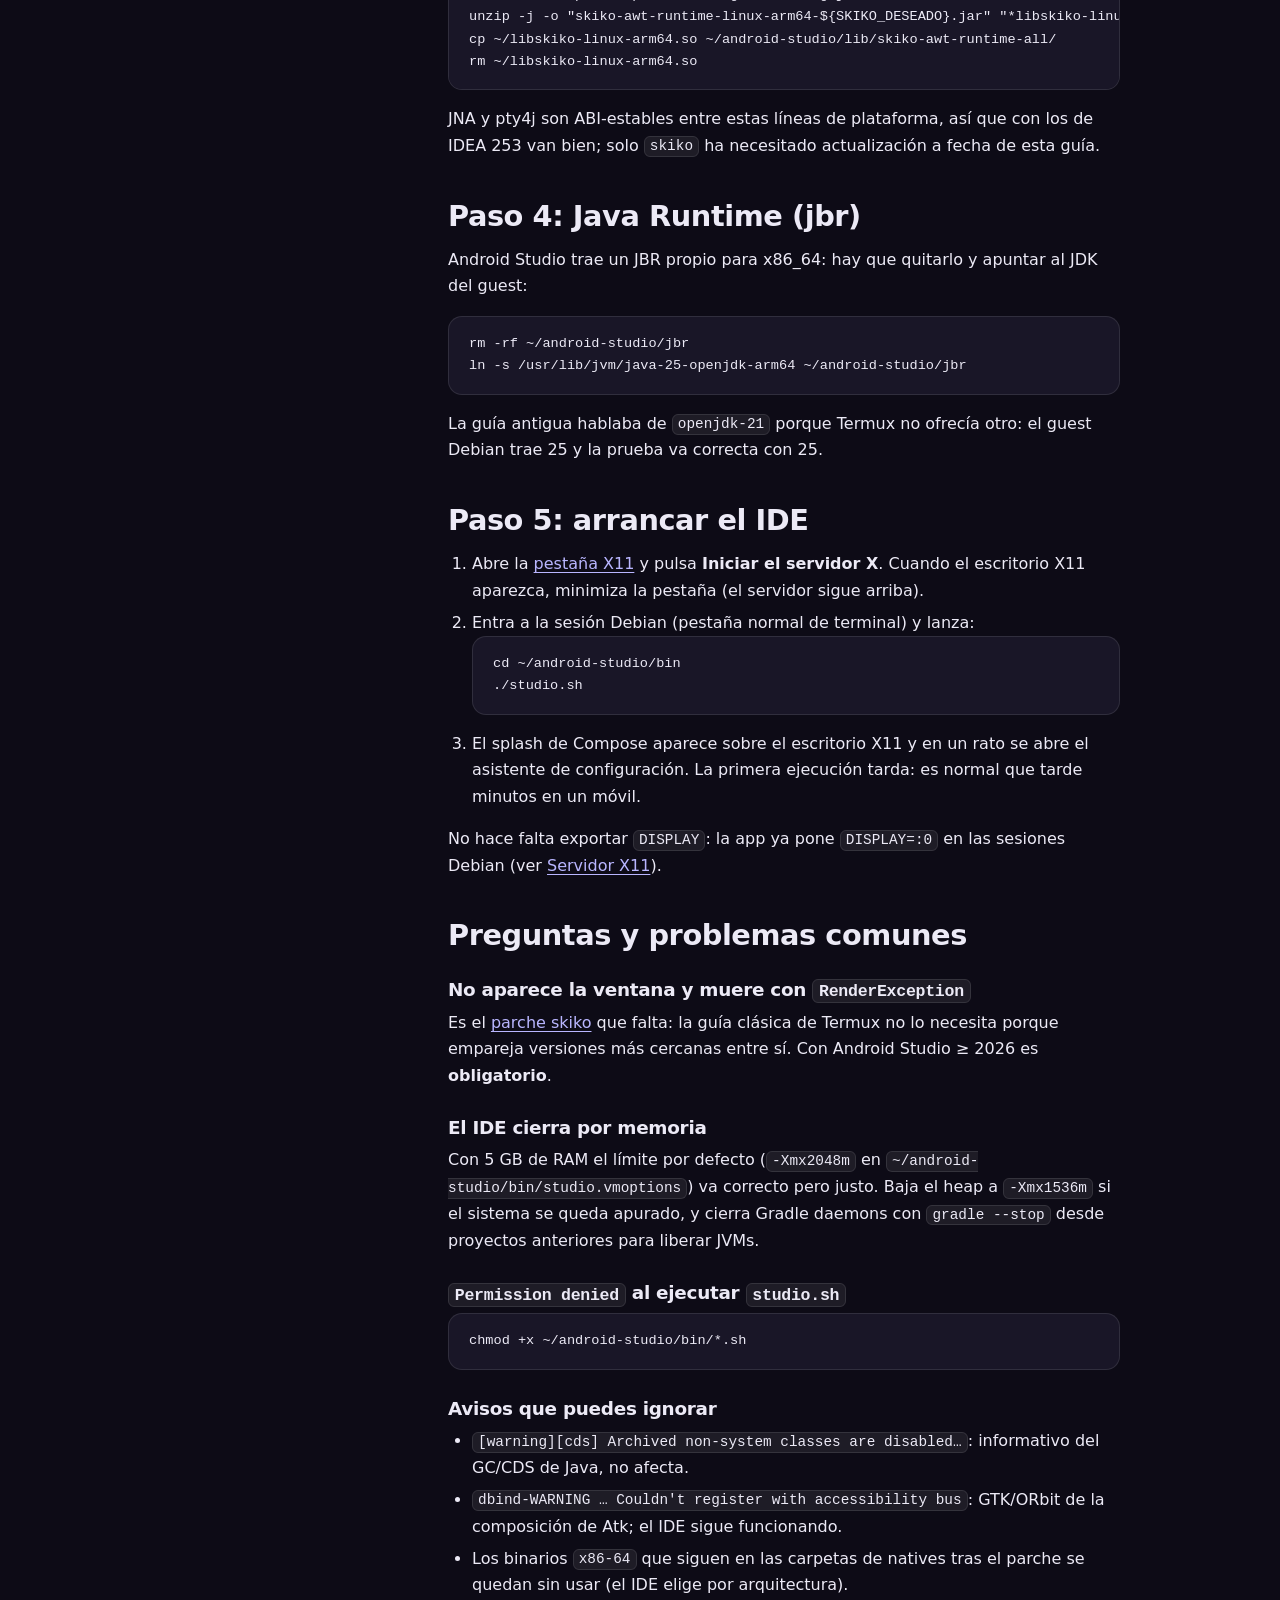
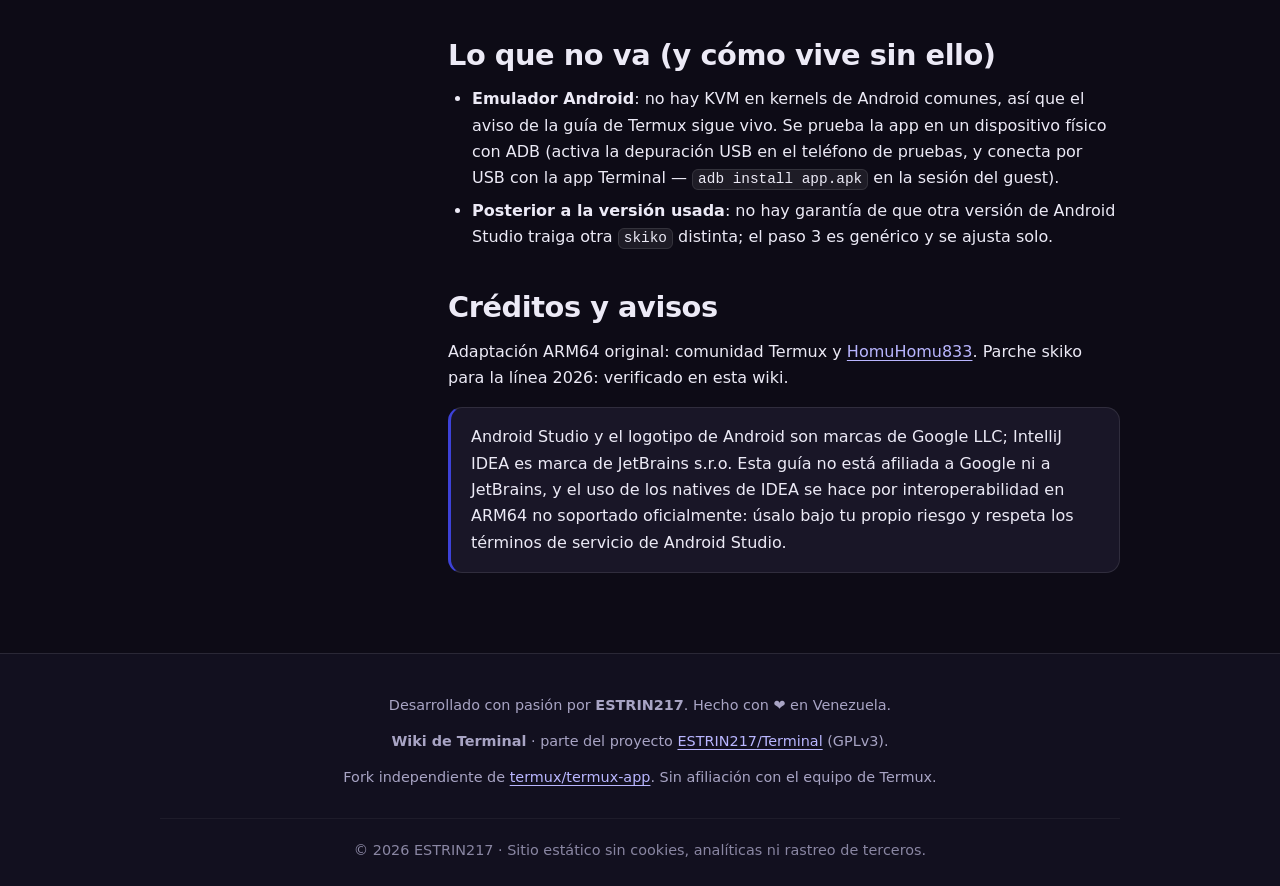
<file: wiki/android-studio.html>
<!DOCTYPE html>
<html lang="es">
<head>
    <meta charset="utf-8">
    <meta name="viewport" content="width=device-width, initial-scale=1">
    <title>Android Studio en ARM64 — Wiki de Terminal</title>
    <meta name="description" content="Cómo ejecutar Android Studio (ARM64) dentro del guest Debian de la app Terminal: híbrido con natives de IntelliJ IDEA, parche skiko y JDK del sistema.">
    <meta name="color-scheme" content="dark">
    <link rel="canonical" href="https://terminal-gnulinux-docs.web.app/android-studio.html">
    <link rel="icon" href="https://terminal-gnulinux.web.app/img/icon-192.png" type="image/png">
    <link rel="stylesheet" href="styles.css">
</head>
<body>
    <a class="skip-link" href="#contenido">Saltar al contenido</a>

    <header class="site-header">
        <div class="wrap header-inner">
            <a class="brand" href="index.html">
                <span class="brand-name">Terminal</span>
                <span class="brand-sub">· wiki</span>
            </a>
            <nav class="site-nav" aria-label="Enlaces del sitio">
                <ul>
                    <li><a href="https://terminal-gnulinux.web.app">Sitio</a></li>
                    <li><a href="https://github.com/ESTRIN217/Terminal">GitHub</a></li>
                    <li><a href="https://github.com/ESTRIN217/Terminal/releases">Descargar</a></li>
                </ul>
            </nav>
        </div>
    </header>

    <main id="contenido">
        <div class="wrap docs">
            <nav class="docs-nav" aria-label="Páginas de la wiki">
                <h2>Documentación</h2>
                <ul>
                    <li><a href="index.html">Portada</a></li>
                    <li><a href="instalacion.html">Instalación</a></li>
                    <li><a href="uso-terminal.html">Uso de la terminal</a></li>
                    <li><a href="personalizacion.html">Apariencia y fuentes</a></li>
                    <li><a href="hipervinculos.html">Hipervínculos</a></li>
                    <li><a href="imagenes.html">Imágenes en la terminal</a></li>
                    <li><a href="x11.html">Servidor X11 (companion)</a></li>
                    <li><a href="android-studio.html" aria-current="page">Android Studio (ARM64)</a></li>
                    <li><a href="limitaciones.html">Limitaciones conocidas</a></li>
                </ul>
            </nav>

            <article class="docs-main">
                <header class="doc-head">
                    <h1>Android Studio en ARM64</h1>
                    <p class="doc-meta">Desarrolla apps Android desde tu dispositivo: Android Studio dentro del guest Debian de Terminal, con ventana X11 propia en una pestaña.</p>
                </header>

                <div class="doc-body">
                    <div class="key-point">
                        <p>
                            <strong>Verificado en un dispositivo real (octubre de 2026)</strong>:
                            Android Studio <strong>Rabbit 1 · 2026.2.1</strong> + native de
                            <strong>skiko 0.144.5</strong> + <strong>OpenJDK 25</strong> del guest,
                            sobre un teléfono con <strong>5 GB de RAM</strong> (heap de 2 GB).
                            Arranca su ventana en la pestaña X11 y el IDE es usable, avisos de
                            rendimiento aparte.
                        </p>
                    </div>

                    <h2>¿Qué es esto?</h2>
                    <p>
                        Google no publica Android Studio para Linux ARM64: el tarball «Linux»
                        solo trae binarios nativos (<code>.so</code>) para x86_64. La solución
                        clásica de la comunidad Termux —brought por <a href="https://github.com/HomuHomu833">HomuHomu833</a>—
                        es un <strong>híbrido</strong>: se toma el Android Studio normal de Linux
                        y se le copian los natives ARM64 de <strong>IntelliJ IDEA Community</strong>,
                        que sí tiene build <code>aarch64</code>. Ambos IDEs comparten la misma base
                        (IntelliJ Platform), así que el truco funciona.
                    </p>
                    <p>
                        Esta guía lo porta al guest Debian de Terminal: sin root extra, sin
                        <code>sudo</code> (el guest ya es root), con el JDK que trae Debian y la
                        GUI en la <a href="x11.html">pestaña X11</a>. Además añade un parche
                        obligatorio que la guía original no necesitaba (ver
                        <a href="#parche-skiko">Parche skiko</a>).
                    </p>

                    <h2>Requisitos</h2>
                    <table>
                        <thead>
                            <tr><th>Recurso</th><th>Recomendado</th></tr>
                        </thead>
                        <tbody>
                            <tr>
                                <td>RAM del dispositivo</td>
                                <td>6 GB (8 GB va holgado; se ha probado con 5 GB conservando <code>-Xmx2048m</code>)</td>
                            </tr>
                            <tr>
                                <td>Almacenamiento libre</td>
                                <td>10 GB (descargas + extracción de ambos IDEs)</td>
                            </tr>
                            <tr>
                                <td>Sesión</td>
                                <td>Guest Debian de la app Terminal (la sesión interna Debian)</td>
                            </tr>
                            <tr>
                                <td>GUI</td>
                                <td>Servidor X corriendo: abre la <a href="x11.html">pestaña X11</a> y pulsa <em>Iniciar el servidor X</em> (la app exporta <code>DISPLAY=:0</code> en la sesión Debian)</td>
                            </tr>
                            <tr>
                                <td>JDK</td>
                                <td><code>openjdk-25-jdk</code> de Debian</td>
                            </tr>
                            <tr>
                                <td>Herramientas</td>
                                <td><code>curl</code> y <code>unzip</code> en el guest (instalables con <code>apt</code>)</td>
                            </tr>
                        </tbody>
                    </table>

                    <h2>Combinación verificada</h2>
                    <table>
                        <thead>
                                <tr><th>Componente</th><th>Versión verificada</th></tr>
                            </thead>
                        <tbody>
                            <tr>
                                <td>Android Studio (Linux)</td>
                                <td><a href="https://developer.android.com/studio">Rabbit 1 · 2026.2.1</a> (<code>android-studio-rabbit1-linux.tar.gz</code>)</td>
                            </tr>
                            <tr>
                                <td>IntelliJ IDEA Community (aarch64)</td>
                                <td><strong>2025.3</strong>, build 253.28294.334 (la última publicada; verifica en la <a href="https://www.jetbrains.com/idea/download/?section=linux">descarga de JetBrains</a> el artefacto <code>idea-*.tar.gz</code> <strong>ARM64</strong>)</td>
                            </tr>
                            <tr>
                                <td>skiko (nativo aarch64)</td>
                                <td><strong>0.144.5</strong> desde <a href="https://repo1.maven.org/maven2/org/jetbrains/skiko/skiko-awt-runtime-linux-arm64/">Maven Central</a></td>
                            </tr>
                            <tr>
                                <td>JDK</td>
                                <td>OpenJDK 25.0.4 (Debian trixie) vía enlace simbólico del <code>jbr</code></td>
                            </tr>
                        </tbody>
                    </table>

                    <h2>Paso 1: descargar Android Studio e IDEA</h2>
                    <p>
                        Descarga los dos tarballs y extrae en tu <code>$HOME</code> del guest;
                        desde el navegador del dispositivo o directamente con <code>curl</code>:
                    </p>
                    <div class="code-wrap"><pre><code>cd ~
# Android Studio (última estable, Linux):
curl -LO https://dl.google.com/android/studio/ide-zips/2026.2.1.8/android-studio-rabbit1-linux.tar.gz
# IntelliJ IDEA Community (artefacto aarch64; revisa la versión en la web de JetBrains):
curl -LO https://download.jetbrains.com/idea/idea-2025.3-aarch64.tar.gz

tar -xzf android-studio-rabbit1-linux.tar.gz          # → ~/android-studio
tar -xzf idea-2025.3-aarch64.tar.gz                    # → ~/idea-IU-253.… (véase abajo)
mv idea-IU-* idea-IC</code></pre></div>
                    <p>
                        <strong>Detalle curioso</strong>: desde 2025.3, JetBrains unificó el
                        nombre interno, así que incluso el artefacto Community se extrae como
                        <code>idea-IU-…</code>. El <code>mv</code> de arriba lo deja como
                        <code>idea-IC</code> para que el resto de comandos no cambie. Descarga
                        siempre la versión <strong>aarch64/ARM64</strong>: los tarballs x86 de
                        IDEA no tienen natives útiles aquí.
                    </p>

                    <h2 id="parche-librerias">Paso 2: parche de natives ARM64</h2>
                    <p>
                        Copia los natives <code>aarch64</code> de IDEA sobre la instalación de
                        Android Studio:
                    </p>
                    <div class="code-wrap"><pre><code>cp -r ~/idea-IC/lib/jna/*                 ~/android-studio/lib/jna/
cp -r ~/idea-IC/lib/native/*              ~/android-studio/lib/native/
cp -r ~/idea-IC/lib/pty4j/*               ~/android-studio/lib/pty4j/
cp -r ~/idea-IC/lib/skiko-awt-runtime-all/* ~/android-studio/lib/skiko-awt-runtime-all/</code></pre></div>
                    <p>
                        Tanto Android Studio como IDEA reparten estos natives por subcarpetas de
                        arquitectura, así que los ficheros <code>x86-64</code> antiguos quedan
                        conviviendo con los nuevos; a la hora de cargar se eligen por
                        <code>os.arch</code>. Si quieres ahorrar espacio puedes borrar los
                        subdirectorios <code>amd64</code>, <code>linux-x86_64</code> y similares.
                    </p>

                    <h2 id="parche-skiko">Paso 3: parche skiko (¡obligatorio!)</h2>
                    <div class="key-point">
                        <p>
                            Aquí está la <strong>diferencia grande respecto a la guía clásica de
                            Termux</strong>: los natives de la última IDEA Community (línea 253)
                            se han quedado <strong>antiguos</strong> frente a la plataforma de
                            Android Studio Rabbit (línea 262). Al arrancar, el splash de Compose
                            explota con
                            <code>org.jetbrains.skiko.RenderException: Cannot create surface</code>
                            y un <code>UnsatisfiedLinkError</code> en
                            <code>skia/paragraph/TextStyleKt._nSetFontEdging</code>.
                            La solución: traer el nativo <code>skiko</code> de la
                            <strong>versión exacta</strong> que pide tu Android Studio, desde
                            Maven Central.
                        </p>
                    </div>
                    <p>
                        La versión que pide el IDE se lee del propio jar (sin necesitar
                        <code>strings</code> ni binutils):
                    </p>
                    <div class="code-wrap"><pre><code>SKIKO_DESEADO=$(unzip -p ~/android-studio/lib/intellij.libraries.skiko.jar \
                  org/jetbrains/skiko/Version.class \
                  | grep -aoE '[0-9]+\.[0-9]+\.[0-9]+' | head -n1)
echo "AS necesita skiko $SKIKO_DESEADO"        # Rabbit 2026.2.1 → 0.144.5</code></pre></div>
                    <p>y se sustituye el nativo:</p>
                    <div class="code-wrap"><pre><code>cd /tmp
curl -LO "https://repo1.maven.org/maven2/org/jetbrains/skiko/skiko-awt-runtime-linux-arm64/${SKIKO_DESEADO}/skiko-awt-runtime-linux-arm64-${SKIKO_DESEADO}.jar"
unzip -j -o "skiko-awt-runtime-linux-arm64-${SKIKO_DESEADO}.jar" "*libskiko-linux-arm64.so" -d ~
cp ~/libskiko-linux-arm64.so ~/android-studio/lib/skiko-awt-runtime-all/
rm ~/libskiko-linux-arm64.so</code></pre></div>
                    <p>
                        JNA y pty4j son ABI-estables entre estas líneas de plataforma, así que con
                        los de IDEA 253 van bien; solo <code>skiko</code> ha necesitado
                        actualización a fecha de esta guía.
                    </p>

                    <h2>Paso 4: Java Runtime (jbr)</h2>
                    <p>
                        Android Studio trae un JBR propio para x86_64: hay que quitarlo y apuntar
                        al JDK del guest:
                    </p>
                    <div class="code-wrap"><pre><code>rm -rf ~/android-studio/jbr
ln -s /usr/lib/jvm/java-25-openjdk-arm64 ~/android-studio/jbr</code></pre></div>
                    <p>
                        La guía antigua hablaba de <code>openjdk-21</code> porque Termux no
                        ofrecía otro: el guest Debian trae 25 y la prueba va correcta con 25.
                    </p>

                    <h2>Paso 5: arrancar el IDE</h2>
                    <ol>
                        <li>
                            Abre la <a href="x11.html">pestaña X11</a> y pulsa
                            <strong>Iniciar el servidor X</strong>. Cuando el escritorio X11
                            aparezca, minimiza la pestaña (el servidor sigue arriba).
                        </li>
                        <li>
                            Entra a la sesión Debian (pestaña normal de terminal) y lanza:
                            <div class="code-wrap"><pre><code>cd ~/android-studio/bin
./studio.sh</code></pre></div>
                        </li>
                        <li>
                            El splash de Compose aparece sobre el escritorio X11 y en un rato se
                            abre el asistente de configuración. La primera ejecución tarda: es
                            normal que tarde minutos en un móvil.
                        </li>
                    </ol>
                    <p>
                        No hace falta exportar <code>DISPLAY</code>: la app ya pone
                        <code>DISPLAY=:0</code> en las sesiones Debian (ver
                        <a href="x11.html">Servidor X11</a>).
                    </p>

                    <h2>Preguntas y problemas comunes</h2>
                    <h3>No aparece la ventana y muere con <code>RenderException</code></h3>
                    <p>Es el <a href="#parche-skiko">parche skiko</a> que falta: la guía clásica de
                        Termux no lo necesita porque empareja versiones más cercanas entre sí.
                        Con Android Studio ≥ 2026 es <strong>obligatorio</strong>.</p>

                    <h3>El IDE cierra por memoria</h3>
                    <p>
                        Con 5 GB de RAM el límite por defecto (<code>-Xmx2048m</code> en
                        <code>~/android-studio/bin/studio.vmoptions</code>) va correcto pero justo.
                        Baja el heap a <code>-Xmx1536m</code> si el sistema se queda apurado, y
                        cierra Gradle daemons con <code>gradle --stop</code> desde proyectos
                        anteriores para liberar JVMs.
                    </p>

                    <h3><code>Permission denied</code> al ejecutar <code>studio.sh</code></h3>
                    <div class="code-wrap"><pre><code>chmod +x ~/android-studio/bin/*.sh</code></pre></div>

                    <h3>Avisos que puedes ignorar</h3>
                    <ul>
                        <li>
                            <code>[warning][cds] Archived non-system classes are disabled…</code>:
                            informativo del GC/CDS de Java, no afecta.
                        </li>
                        <li>
                            <code>dbind-WARNING … Couldn't register with accessibility bus</code>:
                            GTK/ORbit de la composición de Atk; el IDE sigue funcionando.
                        </li>
                        <li>
                            Los binarios <code>x86-64</code> que siguen en las carpetas de natives
                            tras el parche se quedan sin usar (el IDE elige por arquitectura).
                        </li>
                    </ul>

                    <h2>Lo que no va (y cómo vive sin ello)</h2>
                    <ul>
                        <li>
                            <strong>Emulador Android</strong>: no hay KVM en kernels de Android
                            comunes, así que el aviso de la guía de Termux sigue vivo. Se prueba
                            la app en un dispositivo físico con ADB (activa la depuración USB en
                            el teléfono de pruebas, y conecta por USB con la app Terminal —
                            <code>adb install app.apk</code> en la sesión del guest).
                        </li>
                        <li>
                            <strong>Posterior a la versión usada</strong>: no hay garantía de que
                            otra versión de Android Studio traiga otra <code>skiko</code> distinta;
                            el paso 3 es genérico y se ajusta solo.
                        </li>
                    </ul>

                    <h2>Créditos y avisos</h2>
                    <p>
                        Adaptación ARM64 original: comunidad Termux y
                        <a href="https://github.com/HomuHomu833">HomuHomu833</a>.
                        Parche skiko para la línea 2026: verificado en esta wiki.
                    </p>
                    <div class="key-point">
                        <p>
                            Android Studio y el logotipo de Android son marcas de Google LLC;
                            IntelliJ IDEA es marca de JetBrains s.r.o. Esta guía no está afiliada
                            a Google ni a JetBrains, y el uso de los natives de IDEA se hace por
                            interoperabilidad en ARM64 no soportado oficialmente: úsalo bajo tu
                            propio riesgo y respeta los términos de servicio de Android Studio.
                        </p>
                    </div>
                </div>
            </article>
        </div>
    </main>
  <footer class="footer">
        <div class="wrap footer__inner">
              <p>Desarrollado con pasión por <strong>ESTRIN217</strong>. Hecho con ❤️ en Venezuela.</p>
            <p>
                <strong>Wiki de Terminal</strong> · parte del proyecto
                <a href="https://github.com/ESTRIN217/Terminal">ESTRIN217/Terminal</a> (GPLv3).
            </p>
            <p class="muted">
                Fork independiente de <a href="https://github.com/termux/termux-app">termux/termux-app</a>.
                Sin afiliación con el equipo de Termux.
            </p>
            <div class="footer__bottom">
        <p class="footer__legal">© 2026 ESTRIN217 · Sitio estático sin cookies, analíticas ni rastreo de terceros.</p>
            </div>
        </div>
  </footer>
</body>
</html>
</file>
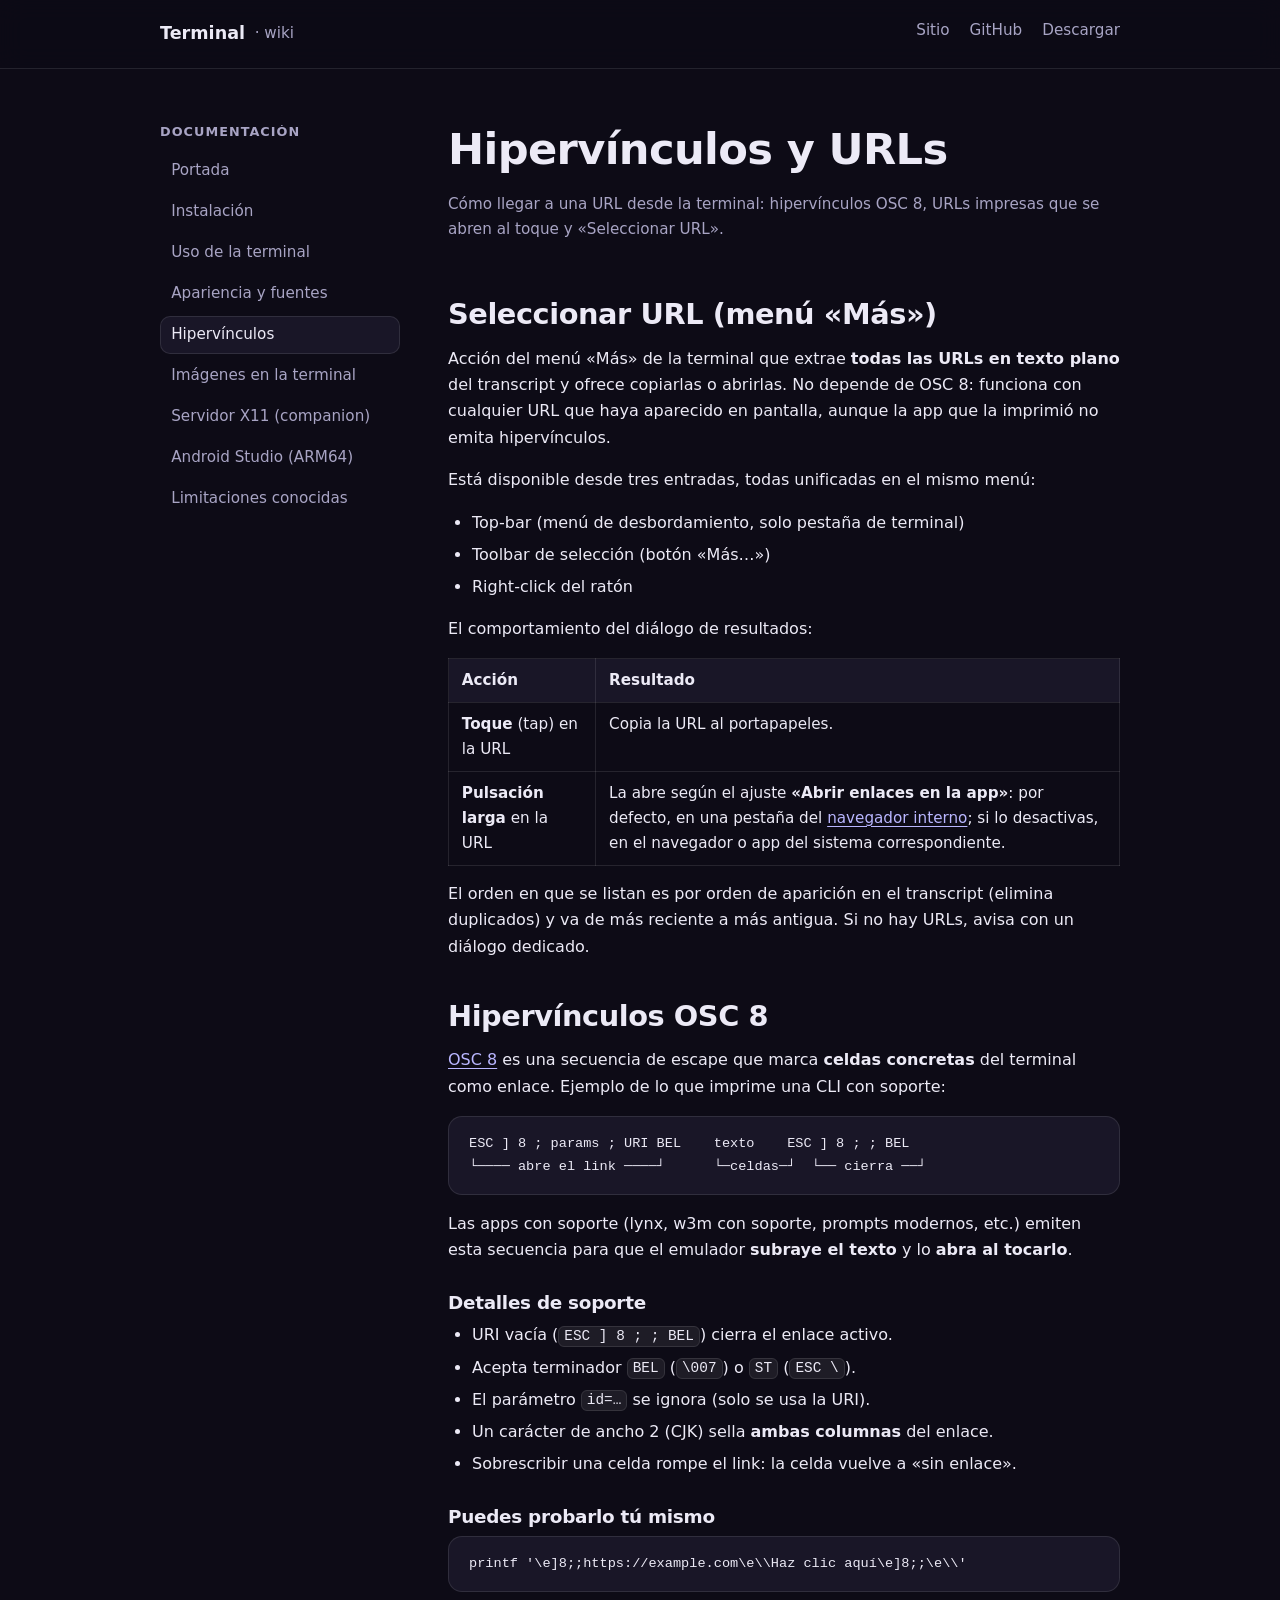
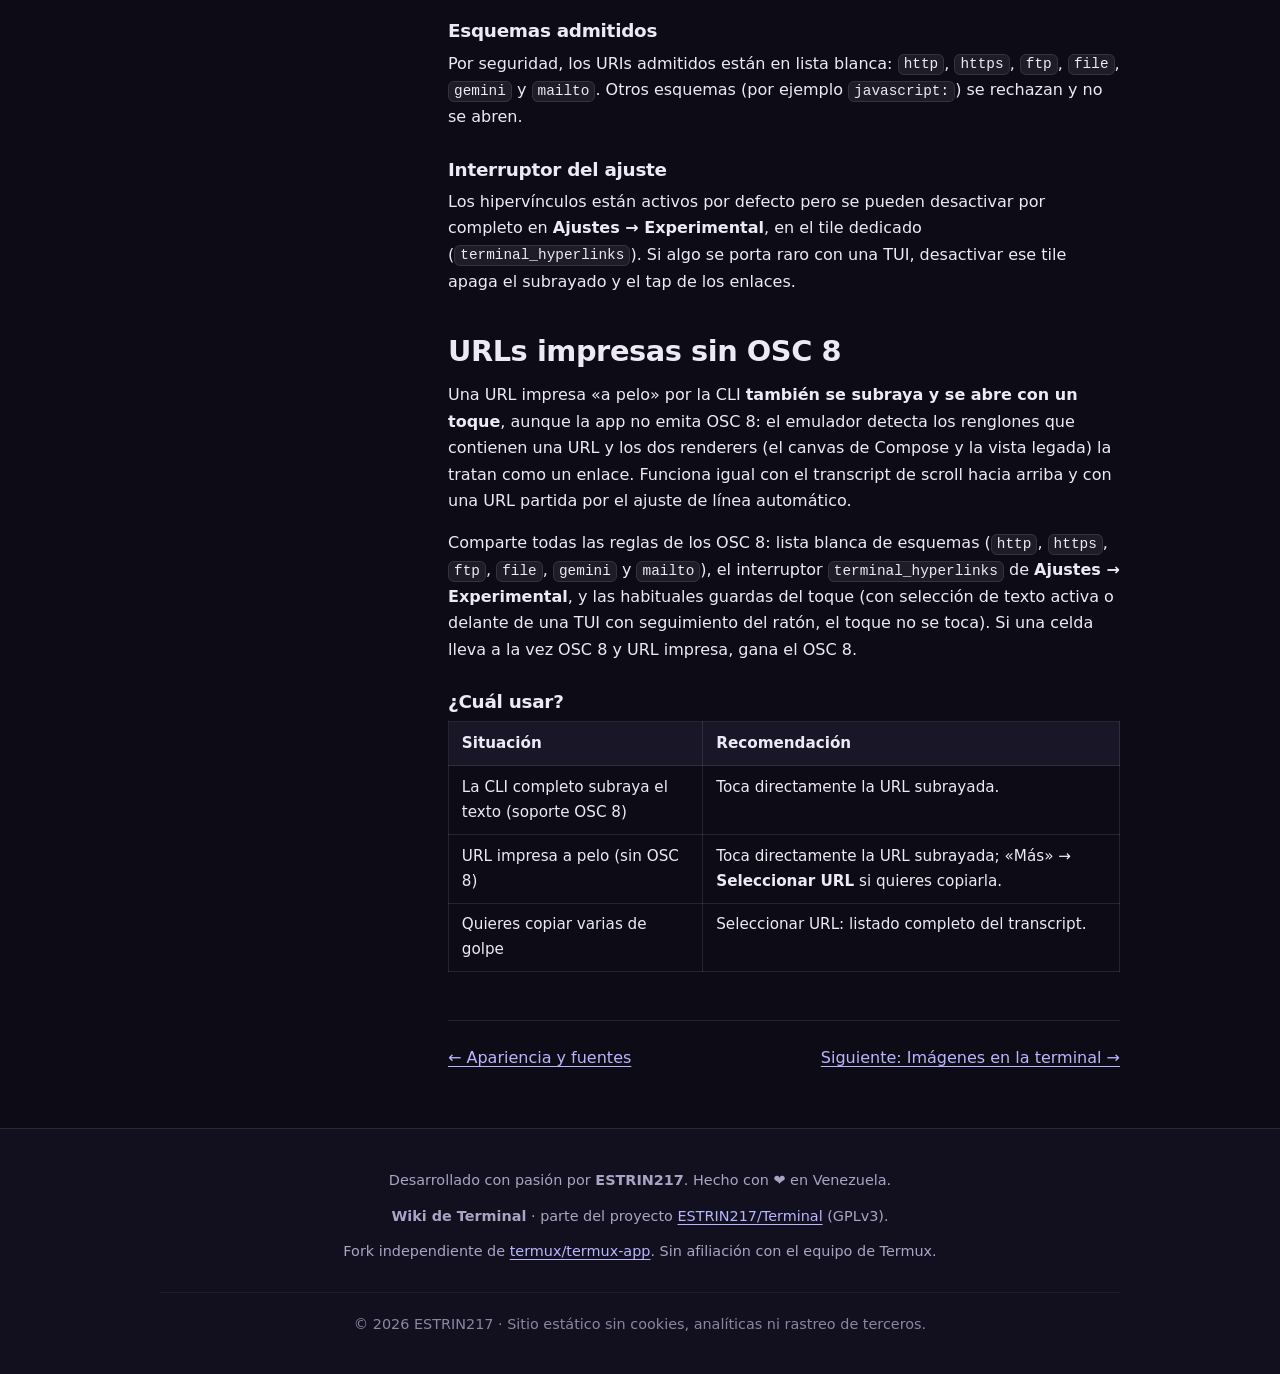
<file: wiki/hipervinculos.html>
<!DOCTYPE html>
<html lang="es">
<head>
    <meta charset="utf-8">
    <meta name="viewport" content="width=device-width, initial-scale=1">
    <title>Hipervínculos — Wiki de Terminal</title>
    <meta name="description" content="Cómo llegar a una URL desde la terminal de Terminal: hipervínculos OSC 8, URLs impresas que también se tocan y la acción «Seleccionar URL» del menú Más.">
    <meta name="color-scheme" content="dark">
    <link rel="canonical" href="https://terminal-gnulinux-docs.web.app/hipervinculos.html">
    <link rel="icon" href="https://terminal-gnulinux.web.app/img/icon-192.png" type="image/png">
    <link rel="stylesheet" href="styles.css">
</head>
<body>
    <a class="skip-link" href="#contenido">Saltar al contenido</a>

    <header class="site-header">
        <div class="wrap header-inner">
            <a class="brand" href="index.html">
                <span class="brand-name">Terminal</span>
                <span class="brand-sub">· wiki</span>
            </a>
            <nav class="site-nav" aria-label="Enlaces del sitio">
                <ul>
                    <li><a href="https://terminal-gnulinux.web.app">Sitio</a></li>
                    <li><a href="https://github.com/ESTRIN217/Terminal">GitHub</a></li>
                    <li><a href="https://github.com/ESTRIN217/Terminal/releases">Descargar</a></li>
                </ul>
            </nav>
        </div>
    </header>

    <main id="contenido">
        <div class="wrap docs">
            <nav class="docs-nav" aria-label="Páginas de la wiki">
                <h2>Documentación</h2>
                <ul>
                    <li><a href="index.html">Portada</a></li>
                    <li><a href="instalacion.html">Instalación</a></li>
                    <li><a href="uso-terminal.html">Uso de la terminal</a></li>
                    <li><a href="personalizacion.html">Apariencia y fuentes</a></li>
                    <li><a href="hipervinculos.html" aria-current="page">Hipervínculos</a></li>
                    <li><a href="imagenes.html">Imágenes en la terminal</a></li>
                    <li><a href="x11.html">Servidor X11 (companion)</a></li>
                    <li><a href="android-studio.html">Android Studio (ARM64)</a></li>
                    <li><a href="limitaciones.html">Limitaciones conocidas</a></li>
                </ul>
            </nav>

            <article class="docs-main">
                <header class="doc-head">
                    <h1>Hipervínculos y URLs</h1>
                    <p class="doc-meta">Cómo llegar a una URL desde la terminal: hipervínculos OSC 8, URLs impresas que se abren al toque y «Seleccionar URL».</p>
                </header>

                <div class="doc-body">
                    <h2 id="seleccionar-url">Seleccionar URL (menú «Más»)</h2>
                    <p>
                        Acción del menú «Más» de la terminal que extrae <strong>todas las URLs en texto
                        plano</strong> del transcript y ofrece copiarlas o abrirlas. No depende de OSC 8:
                        funciona con cualquier URL que haya aparecido en pantalla, aunque la app que la
                        imprimió no emita hipervínculos.
                    </p>
                    <p>Está disponible desde tres entradas, todas unificadas en el mismo menú:</p>
                    <ul>
                        <li>Top-bar (menú de desbordamiento, solo pestaña de terminal)</li>
                        <li>Toolbar de selección (botón «Más…»)</li>
                        <li>Right-click del ratón</li>
                    </ul>
                    <p>
                        El comportamiento del diálogo de resultados:
                    </p>
                    <table>
                        <thead>
                            <tr>
                                <th>Acción</th>
                                <th>Resultado</th>
                            </tr>
                        </thead>
                        <tbody>
                            <tr>
                                <td><strong>Toque</strong> (tap) en la URL</td>
                                <td>Copia la URL al portapapeles.</td>
                            </tr>
                            <tr>
                                <td><strong>Pulsación larga</strong> en la URL</td>
                                <td>La abre según el ajuste <strong>«Abrir enlaces en la app»</strong>: por defecto, en una pestaña del <a href="uso-terminal.html#navegador">navegador interno</a>; si lo desactivas, en el navegador o app del sistema correspondiente.</td>
                            </tr>
                        </tbody>
                    </table>
                    <p>
                        El orden en que se listan es por orden de aparición en el transcript
                        (elimina duplicados) y va de más reciente a más antigua. Si no hay URLs,
                        avisa con un diálogo dedicado.
                    </p>

                    <h2 id="osc8">Hipervínculos OSC 8</h2>
                    <p>
                        <a href="https://gist.github.com/egmontkob/eb114294efbcd5adb1944c9f3cb5feda">
                            OSC 8</a> es una secuencia de escape que marca <strong>celdas concretas</strong>
                        del terminal como enlace. Ejemplo de lo que imprime una CLI con soporte:
                    </p>
                    <pre><code>ESC ] 8 ; params ; URI BEL    texto    ESC ] 8 ; ; BEL
└──── abre el link ────┘      └─celdas─┘  └── cierra ──┘
</code></pre>
                    <p>
                        Las apps con soporte (lynx, w3m con soporte, prompts modernos, etc.) emiten esta
                        secuencia para que el emulador <strong>subraye el texto</strong> y lo
                        <strong>abra al tocarlo</strong>.
                    </p>
                    <h3>Detalles de soporte</h3>
                    <ul>
                        <li>URI vacía (<code>ESC ] 8 ; ; BEL</code>) cierra el enlace activo.</li>
                        <li>Acepta terminador <code>BEL</code> (<code>\007</code>) o <code>ST</code> (<code>ESC \</code>).</li>
                        <li>El parámetro <code>id=…</code> se ignora (solo se usa la URI).</li>
                        <li>Un carácter de ancho 2 (CJK) sella <strong>ambas columnas</strong> del enlace.</li>
                        <li>Sobrescribir una celda rompe el link: la celda vuelve a «sin enlace».</li>
                    </ul>
                    <h3>Puedes probarlo tú mismo</h3>
                    <pre><code>printf '\e]8;;https://example.com\e\\Haz clic aquí\e]8;;\e\\'
</code></pre>

                    <h3>Esquemas admitidos</h3>
                    <p>
                        Por seguridad, los URIs admitidos están en lista blanca:
                        <code>http</code>, <code>https</code>, <code>ftp</code>, <code>file</code>,
                        <code>gemini</code> y <code>mailto</code>. Otros esquemas
                        (por ejemplo <code>javascript:</code>) se rechazan y no se abren.
                    </p>

                    <h3>Interruptor del ajuste</h3>
                    <p>
                        Los hipervínculos están activos por defecto pero se pueden desactivar por
                        completo en <strong>Ajustes → Experimental</strong>, en el tile dedicado
                        (<code>terminal_hyperlinks</code>). Si algo se porta raro con una TUI, desactivar
                        ese tile apaga el subrayado y el tap de los enlaces.
                    </p>

                    <h2 id="urls-impresas">URLs impresas sin OSC 8</h2>
                    <p>
                        Una URL impresa «a pelo» por la CLI <strong>también se subraya y se abre con un
                        toque</strong>, aunque la app no emita OSC 8: el emulador detecta los renglones que
                        contienen una URL y los dos renderers (el canvas de Compose y la vista legada) la
                        tratan como un enlace. Funciona igual con el transcript de scroll hacia arriba y
                        con una URL partida por el ajuste de línea automático.
                    </p>
                    <p>
                        Comparte todas las reglas de los OSC 8: lista blanca de esquemas (<code>http</code>,
                        <code>https</code>, <code>ftp</code>, <code>file</code>, <code>gemini</code> y
                        <code>mailto</code>), el interruptor <code>terminal_hyperlinks</code> de
                        <strong>Ajustes → Experimental</strong>, y las habituales guardas del toque (con
                        selección de texto activa o delante de una TUI con seguimiento del ratón, el toque
                        no se toca). Si una celda lleva a la vez OSC 8 y URL impresa, gana el OSC 8.
                    </p>

                    <h3>¿Cuál usar?</h3>
                    <table>
                        <thead>
                            <tr>
                                <th>Situación</th>
                                <th>Recomendación</th>
                            </tr>
                        </thead>
                        <tbody>
                            <tr>
                                <td>La CLI completo subraya el texto (soporte OSC 8)</td>
                                <td>Toca directamente la URL subrayada.</td>
                            </tr>
                            <tr>
                                <td>URL impresa a pelo (sin OSC 8)</td>
                                <td>Toca directamente la URL subrayada; «Más» → <strong>Seleccionar URL</strong> si quieres copiarla.</td>
                            </tr>
                            <tr>
                                <td>Quieres copiar varias de golpe</td>
                                <td>Seleccionar URL: listado completo del transcript.</td>
                            </tr>
                        </tbody>
                    </table>
                </div>

                <nav class="page-nav" aria-label="Navegación entre páginas">
                    <a href="personalizacion.html" rel="prev">← Apariencia y fuentes</a>
                    <a href="imagenes.html" rel="next">Siguiente: Imágenes en la terminal →</a>
                </nav>
            </article>
        </div>
    </main>

    <footer class="footer">
        <div class="wrap footer__inner">
              <p>Desarrollado con pasión por <strong>ESTRIN217</strong>. Hecho con ❤️ en Venezuela.</p>
            <p>
                <strong>Wiki de Terminal</strong> · parte del proyecto
                <a href="https://github.com/ESTRIN217/Terminal">ESTRIN217/Terminal</a> (GPLv3).
            </p>
            <p class="muted">
                Fork independiente de <a href="https://github.com/termux/termux-app">termux/termux-app</a>.
                Sin afiliación con el equipo de Termux.
            </p>
            <div class="footer__bottom">
        <p class="footer__legal">© 2026 ESTRIN217 · Sitio estático sin cookies, analíticas ni rastreo de terceros.</p>
            </div>
        </div>
    </footer>
</body>
</html>
</file>
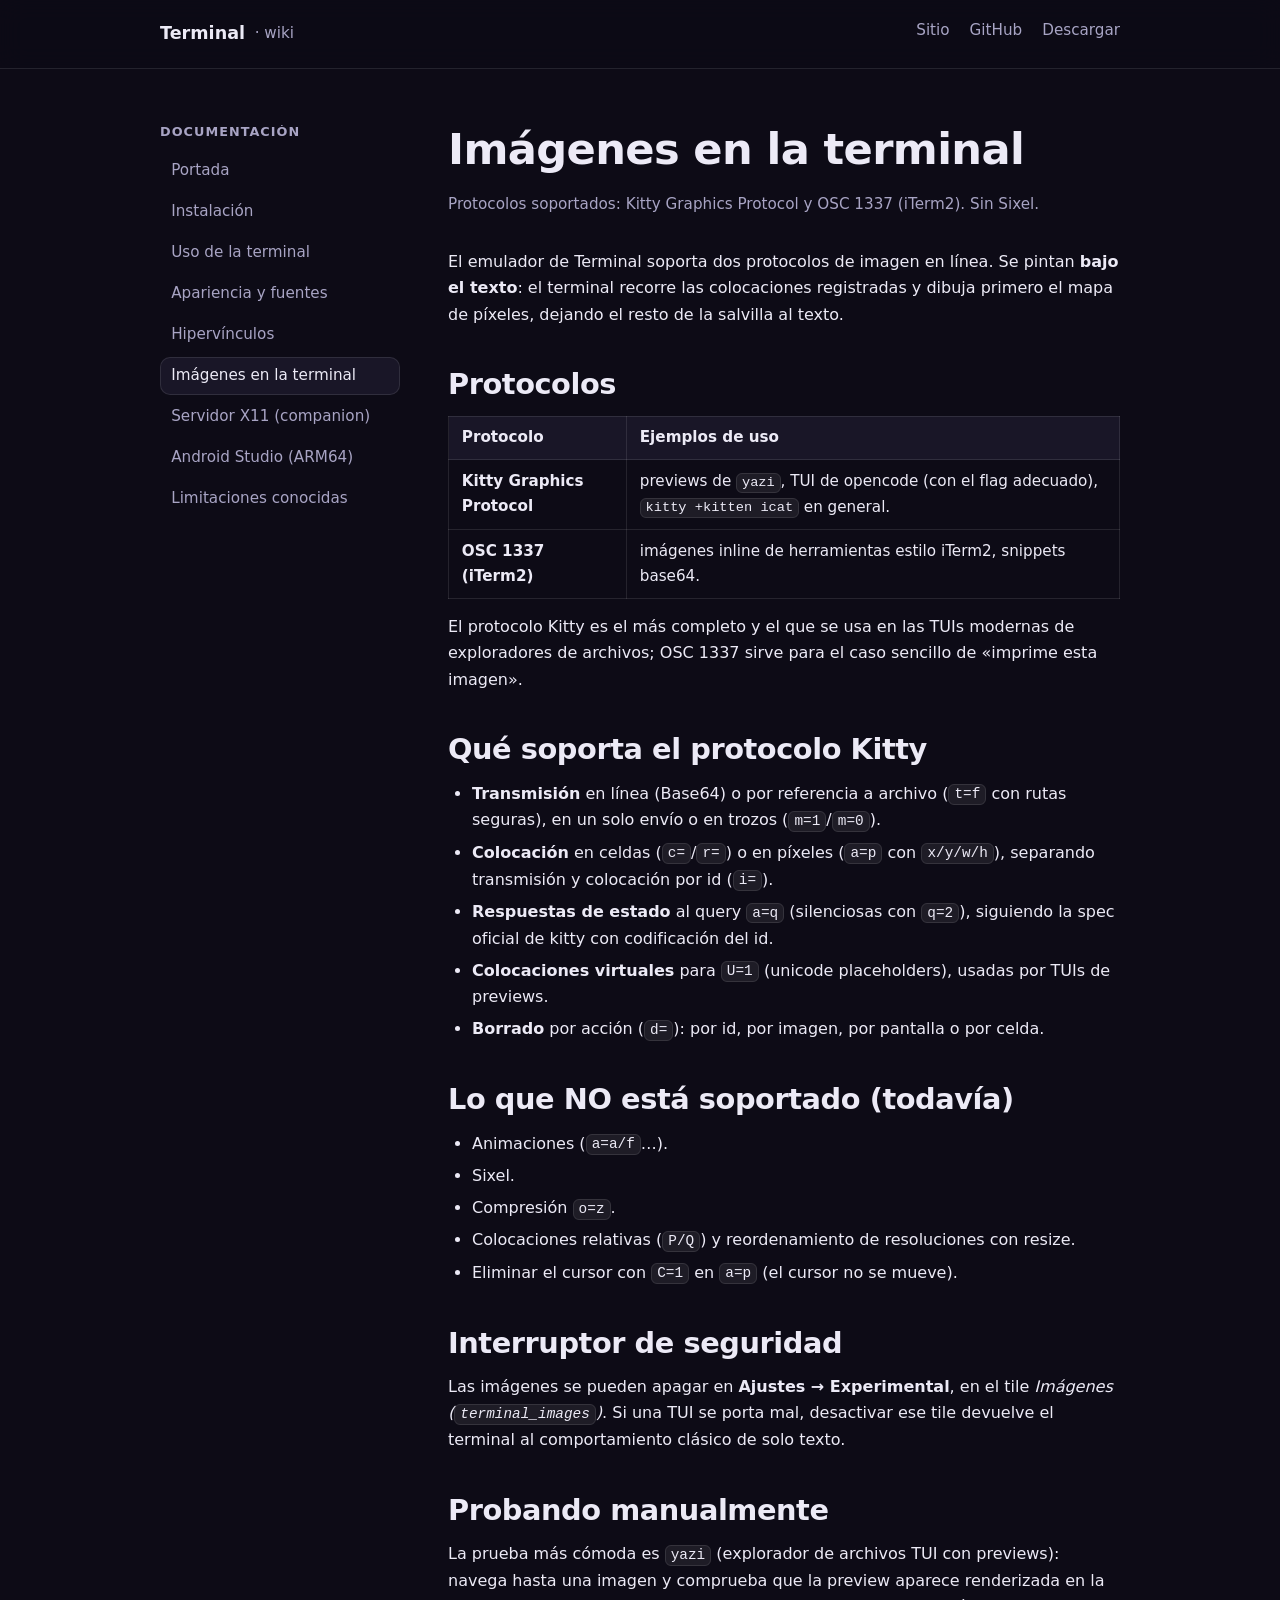
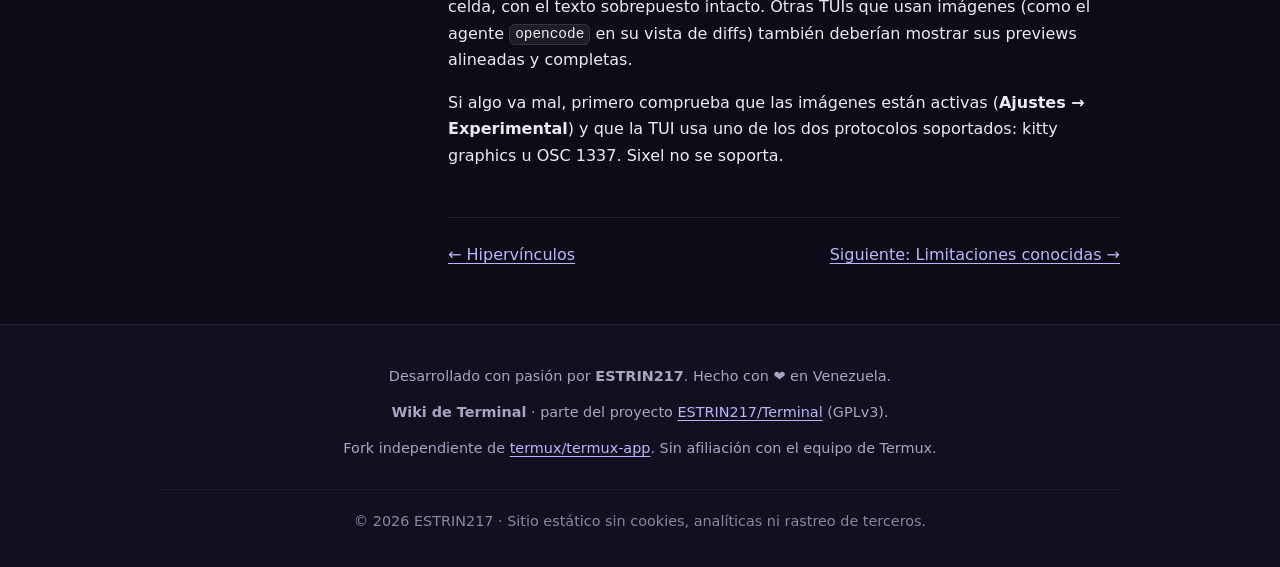
<file: wiki/imagenes.html>
<!DOCTYPE html>
<html lang="es">
<head>
    <meta charset="utf-8">
    <meta name="viewport" content="width=device-width, initial-scale=1">
    <title>Imágenes en la terminal — Wiki de Terminal</title>
    <meta name="description" content="Protocolos de imagen soportados por el terminal de Terminal: Kitty Graphics Protocol y OSC 1337 (iTerm2), con formato de prueba y limitaciones conocidas.">
    <meta name="color-scheme" content="dark">
    <link rel="canonical" href="https://terminal-gnulinux-docs.web.app/imagenes.html">
    <link rel="icon" href="https://terminal-gnulinux.web.app/img/icon-192.png" type="image/png">
    <link rel="stylesheet" href="styles.css">
</head>
<body>
    <a class="skip-link" href="#contenido">Saltar al contenido</a>

    <header class="site-header">
        <div class="wrap header-inner">
            <a class="brand" href="index.html">
                <span class="brand-name">Terminal</span>
                <span class="brand-sub">· wiki</span>
            </a>
            <nav class="site-nav" aria-label="Enlaces del sitio">
                <ul>
                    <li><a href="https://terminal-gnulinux.web.app">Sitio</a></li>
                    <li><a href="https://github.com/ESTRIN217/Terminal">GitHub</a></li>
                    <li><a href="https://github.com/ESTRIN217/Terminal/releases">Descargar</a></li>
                </ul>
            </nav>
        </div>
    </header>

    <main id="contenido">
        <div class="wrap docs">
            <nav class="docs-nav" aria-label="Páginas de la wiki">
                <h2>Documentación</h2>
                <ul>
                    <li><a href="index.html">Portada</a></li>
                    <li><a href="instalacion.html">Instalación</a></li>
                    <li><a href="uso-terminal.html">Uso de la terminal</a></li>
                    <li><a href="personalizacion.html">Apariencia y fuentes</a></li>
                    <li><a href="hipervinculos.html">Hipervínculos</a></li>
                    <li><a href="imagenes.html" aria-current="page">Imágenes en la terminal</a></li>
                    <li><a href="x11.html">Servidor X11 (companion)</a></li>
                    <li><a href="android-studio.html">Android Studio (ARM64)</a></li>
                    <li><a href="limitaciones.html">Limitaciones conocidas</a></li>
                </ul>
            </nav>

            <article class="docs-main">
                <header class="doc-head">
                    <h1>Imágenes en la terminal</h1>
                    <p class="doc-meta">Protocolos soportados: Kitty Graphics Protocol y OSC 1337 (iTerm2). Sin Sixel.</p>
                </header>

                <div class="doc-body">
                    <p>
                        El emulador de Terminal soporta dos protocolos de imagen en línea. Se pintan
                        <strong>bajo el texto</strong>: el terminal recorre las colocaciones registradas
                        y dibuja primero el mapa de píxeles, dejando el resto de la salvilla al texto.
                    </p>

                    <h2>Protocolos</h2>
                    <table>
                        <thead>
                            <tr>
                                <th>Protocolo</th>
                                <th>Ejemplos de uso</th>
                            </tr>
                        </thead>
                        <tbody>
                            <tr>
                                <td><strong>Kitty Graphics Protocol</strong></td>
                                <td>previews de <code>yazi</code>, TUI de opencode (con el flag adecuado), <code>kitty +kitten icat</code> en general.</td>
                            </tr>
                            <tr>
                                <td><strong>OSC 1337 (iTerm2)</strong></td>
                                <td>imágenes inline de herramientas estilo iTerm2, snippets base64.</td>
                            </tr>
                        </tbody>
                    </table>
                    <p>
                        El protocolo Kitty es el más completo y el que se usa en las TUIs modernas de
                        exploradores de archivos; OSC 1337 sirve para el caso sencillo de «imprime esta
                        imagen».
                    </p>

                    <h2>Qué soporta el protocolo Kitty</h2>
                    <ul>
                        <li><strong>Transmisión</strong> en línea (Base64) o por referencia a archivo (<code>t=f</code> con rutas seguras), en un solo envío o en trozos (<code>m=1</code>/<code>m=0</code>).</li>
                        <li><strong>Colocación</strong> en celdas (<code>c=</code>/<code>r=</code>) o en píxeles (<code>a=p</code> con <code>x/y/w/h</code>), separando transmisión y colocación por id (<code>i=</code>).</li>
                        <li><strong>Respuestas de estado</strong> al query <code>a=q</code> (silenciosas con <code>q=2</code>), siguiendo la spec oficial de kitty con codificación del id.</li>
                        <li><strong>Colocaciones virtuales</strong> para <code>U=1</code> (unicode placeholders), usadas por TUIs de previews.</li>
                        <li><strong>Borrado</strong> por acción (<code>d=</code>): por id, por imagen, por pantalla o por celda.</li>
                    </ul>

                    <h2>Lo que NO está soportado (todavía)</h2>
                    <ul>
                        <li>Animaciones (<code>a=a/f</code>…).</li>
                        <li>Sixel.</li>
                        <li>Compresión <code>o=z</code>.</li>
                        <li>Colocaciones relativas (<code>P/Q</code>) y reordenamiento de resoluciones con resize.</li>
                        <li>Eliminar el cursor con <code>C=1</code> en <code>a=p</code> (el cursor no se mueve).</li>
                    </ul>

                    <h2>Interruptor de seguridad</h2>
                    <p>
                        Las imágenes se pueden apagar en <strong>Ajustes → Experimental</strong>, en el
                        tile <em>Imágenes (<code>terminal_images</code>)</em>. Si una TUI se porta mal,
                        desactivar ese tile devuelve el terminal al comportamiento clásico de solo texto.
                    </p>

                    <h2>Probando manualmente</h2>
                    <p>
                        La prueba más cómoda es <code>yazi</code> (explorador de archivos TUI con
                        previews): navega hasta una imagen y comprueba que la preview aparece
                        renderizada en la celda, con el texto sobrepuesto intacto. Otras TUIs que
                        usan imágenes (como el agente <code>opencode</code> en su vista de diffs)
                        también deberían mostrar sus previews alineadas y completas.
                    </p>
                    <p>
                        Si algo va mal, primero comprueba que las imágenes están activas
                        (<strong>Ajustes → Experimental</strong>) y que la TUI usa uno de los dos
                        protocolos soportados: kitty graphics u OSC 1337. Sixel no se soporta.
                    </p>
                </div>

                <nav class="page-nav" aria-label="Navegación entre páginas">
                    <a href="hipervinculos.html" rel="prev">← Hipervínculos</a>
                    <a href="limitaciones.html" rel="next">Siguiente: Limitaciones conocidas →</a>
                </nav>
            </article>
        </div>
    </main>

    <footer class="footer">
        <div class="wrap footer__inner">
              <p>Desarrollado con pasión por <strong>ESTRIN217</strong>. Hecho con ❤️ en Venezuela.</p>
            <p>
                <strong>Wiki de Terminal</strong> · parte del proyecto
                <a href="https://github.com/ESTRIN217/Terminal">ESTRIN217/Terminal</a> (GPLv3).
            </p>
            <p class="muted">
                Fork independiente de <a href="https://github.com/termux/termux-app">termux/termux-app</a>.
                Sin afiliación con el equipo de Termux.
            </p>
            <div class="footer__bottom">
        <p class="footer__legal">© 2026 ESTRIN217 · Sitio estático sin cookies, analíticas ni rastreo de terceros.</p>
            </div>
        </div>
    </footer>
</body>
</html>
</file>
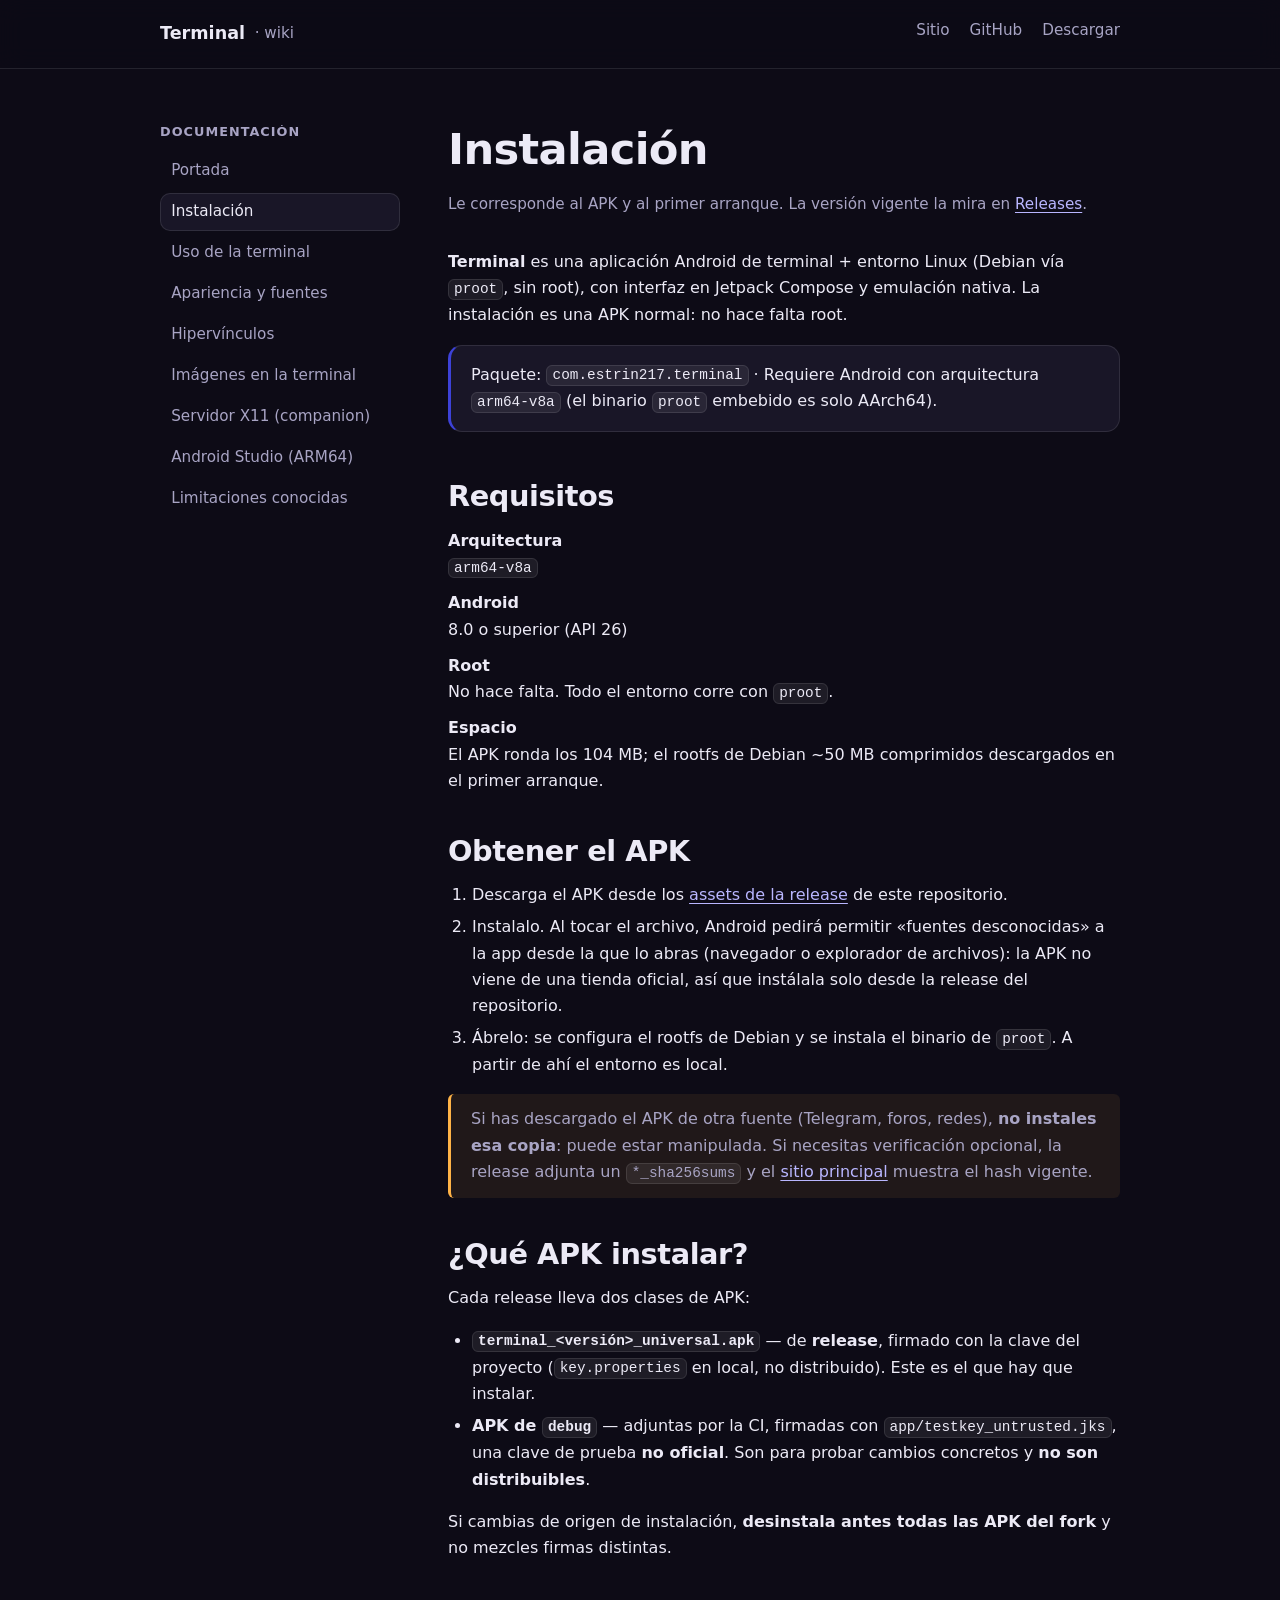
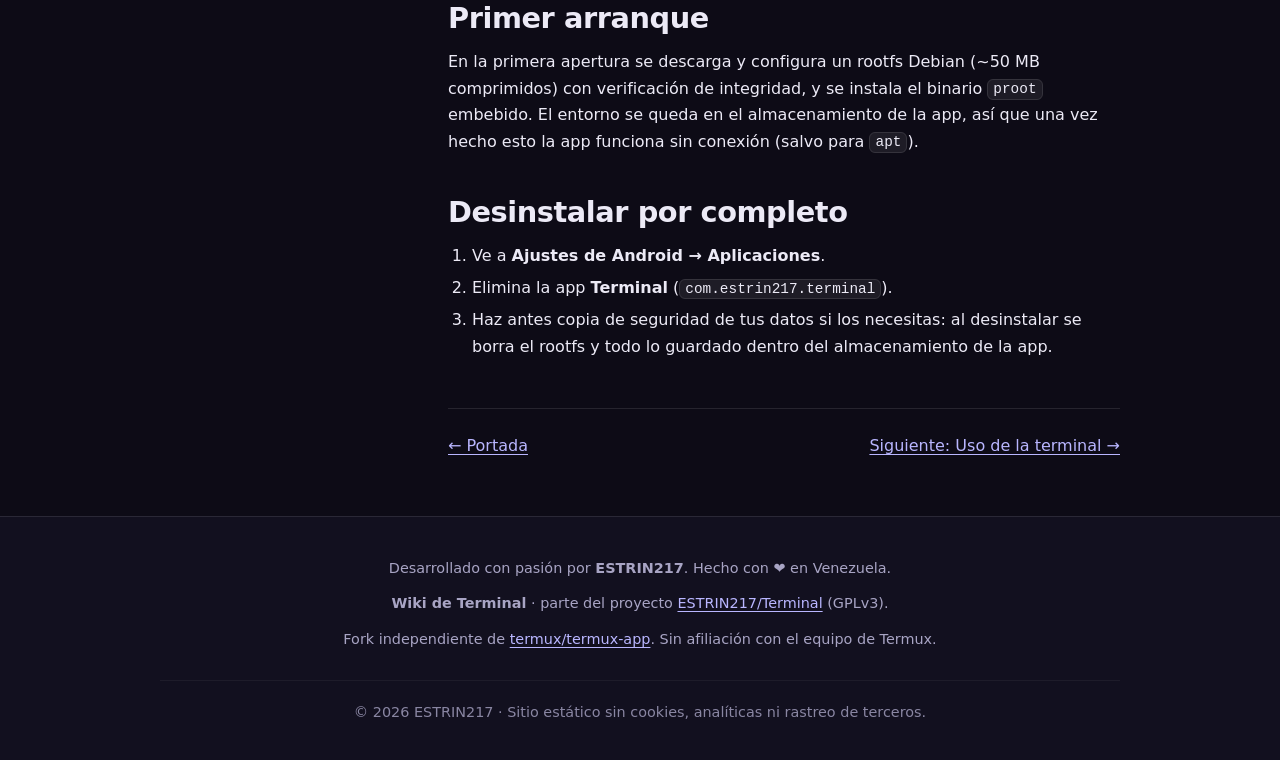
<file: wiki/instalacion.html>
<!DOCTYPE html>
<html lang="es">
<head>
    <meta charset="utf-8">
    <meta name="viewport" content="width=device-width, initial-scale=1">
    <title>Instalación — Wiki de Terminal</title>
    <meta name="description" content="Cómo instalar Terminal en Android: requisitos, qué APK instalar, qué pasa en el primer arranque y cómo desinstalar por completo.">
    <meta name="color-scheme" content="dark">
    <link rel="canonical" href="https://terminal-gnulinux-docs.web.app/instalacion.html">
    <link rel="icon" href="https://terminal-gnulinux.web.app/img/icon-192.png" type="image/png">
    <link rel="stylesheet" href="styles.css">
</head>
<body>
    <a class="skip-link" href="#contenido">Saltar al contenido</a>

    <header class="site-header">
        <div class="wrap header-inner">
            <a class="brand" href="index.html">
                <span class="brand-name">Terminal</span>
                <span class="brand-sub">· wiki</span>
            </a>
            <nav class="site-nav" aria-label="Enlaces del sitio">
                <ul>
                    <li><a href="https://terminal-gnulinux.web.app">Sitio</a></li>
                    <li><a href="https://github.com/ESTRIN217/Terminal">GitHub</a></li>
                    <li><a href="https://github.com/ESTRIN217/Terminal/releases">Descargar</a></li>
                </ul>
            </nav>
        </div>
    </header>

    <main id="contenido">
        <div class="wrap docs">
            <nav class="docs-nav" aria-label="Páginas de la wiki">
                <h2>Documentación</h2>
                <ul>
                    <li><a href="index.html">Portada</a></li>
                    <li><a href="instalacion.html" aria-current="page">Instalación</a></li>
                    <li><a href="uso-terminal.html">Uso de la terminal</a></li>
                    <li><a href="personalizacion.html">Apariencia y fuentes</a></li>
                    <li><a href="hipervinculos.html">Hipervínculos</a></li>
                    <li><a href="imagenes.html">Imágenes en la terminal</a></li>
                    <li><a href="x11.html">Servidor X11 (companion)</a></li>
                    <li><a href="android-studio.html">Android Studio (ARM64)</a></li>
                    <li><a href="limitaciones.html">Limitaciones conocidas</a></li>
                </ul>
            </nav>

            <article class="docs-main">
                <header class="doc-head">
                    <h1>Instalación</h1>
                    <p class="doc-meta">Le corresponde al APK y al primer arranque. La versión vigente la mira en <a href="https://github.com/ESTRIN217/Terminal/releases">Releases</a>.</p>
                </header>

                <div class="doc-body">
                    <p>
                        <strong>Terminal</strong> es una aplicación Android de terminal + entorno Linux
                        (Debian vía <code>proot</code>, sin root), con interfaz en Jetpack Compose y
                        emulación nativa. La instalación es una APK normal: no hace falta root.
                    </p>

                    <div class="key-point">
                        <p>
                            Paquete: <code>com.estrin217.terminal</code> · Requiere Android con
                            arquitectura <code>arm64-v8a</code> (el binario <code>proot</code> embebido
                            es solo AArch64).
                        </p>
                    </div>

                    <h2>Requisitos</h2>
                    <dl>
                        <dt>Arquitectura</dt>
                        <dd><code>arm64-v8a</code></dd>
                        <dt>Android</dt>
                        <dd>8.0 o superior (API 26)</dd>
                        <dt>Root</dt>
                        <dd>No hace falta. Todo el entorno corre con <code>proot</code>.</dd>
                        <dt>Espacio</dt>
                        <dd>El APK ronda los 104 MB; el rootfs de Debian ~50 MB comprimidos descargados en el primer arranque.</dd>
                    </dl>

                    <h2>Obtener el APK</h2>
                    <ol>
                        <li>
                            Descarga el APK desde los
                            <a href="https://github.com/ESTRIN217/Terminal/releases">assets de la release</a>
                            de este repositorio.
                        </li>
                        <li>
                            Instalalo. Al tocar el archivo, Android pedirá permitir «fuentes desconocidas»
                            a la app desde la que lo abras (navegador o explorador de archivos): la APK no
                            viene de una tienda oficial, así que instálala solo desde la release del
                            repositorio.
                        </li>
                        <li>
                            Ábrelo: se configura el rootfs de Debian y se instala el binario de
                            <code>proot</code>. A partir de ahí el entorno es local.
                        </li>
                    </ol>

                    <blockquote>
                        <p>
                            Si has descargado el APK de otra fuente (Telegram, foros, redes),
                            <strong>no instales esa copia</strong>: puede estar manipulada. Si necesitas
                            verificación opcional, la release adjunta un
                            <code>*_sha256sums</code> y el
                            <a href="https://terminal-gnulinux.web.app">sitio principal</a> muestra el
                            hash vigente.
                        </p>
                    </blockquote>

                    <h2>¿Qué APK instalar?</h2>
                    <p>
                        Cada release lleva dos clases de APK:
                    </p>
                    <ul>
                        <li>
                            <strong><code>terminal_&lt;versión&gt;_universal.apk</code></strong> — de
                            <strong>release</strong>, firmado con la clave del proyecto
                            (<code>key.properties</code> en local, no distribuido). Este es el que hay
                            que instalar.
                        </li>
                        <li>
                            <strong>APK de <code>debug</code></strong> — adjuntas por la CI, firmadas con
                            <code>app/testkey_untrusted.jks</code>, una clave de prueba <strong>no
                            oficial</strong>. Son para probar cambios concretos y <strong>no son
                            distribuibles</strong>.
                        </li>
                    </ul>
                    <p>
                        Si cambias de origen de instalación, <strong>desinstala antes todas las APK del
                        fork</strong> y no mezcles firmas distintas.
                    </p>

                    <h2>Primer arranque</h2>
                    <p>
                        En la primera apertura se descarga y configura un rootfs Debian (~50 MB
                        comprimidos) con verificación de integridad, y se instala el binario
                        <code>proot</code> embebido. El entorno se queda en el almacenamiento de la
                        app, así que una vez hecho esto la app funciona sin conexión (salvo para
                        <code>apt</code>).
                    </p>

                    <h2>Desinstalar por completo</h2>
                    <ol>
                        <li>Ve a <strong>Ajustes de Android → Aplicaciones</strong>.</li>
                        <li>Elimina la app <strong>Terminal</strong> (<code>com.estrin217.terminal</code>).</li>
                        <li>Haz antes copia de seguridad de tus datos si los necesitas: al desinstalar se borra el rootfs y todo lo guardado dentro del almacenamiento de la app.</li>
                    </ol>
                </div>

                <nav class="page-nav" aria-label="Navegación entre páginas">
                    <a href="index.html" rel="prev">← Portada</a>
                    <a href="uso-terminal.html" rel="next">Siguiente: Uso de la terminal →</a>
                </nav>
            </article>
        </div>
    </main>

    <footer class="footer">
        <div class="wrap footer__inner">
              <p>Desarrollado con pasión por <strong>ESTRIN217</strong>. Hecho con ❤️ en Venezuela.</p>
            <p>
                <strong>Wiki de Terminal</strong> · parte del proyecto
                <a href="https://github.com/ESTRIN217/Terminal">ESTRIN217/Terminal</a> (GPLv3).
            </p>
            <p class="muted">
                Fork independiente de <a href="https://github.com/termux/termux-app">termux/termux-app</a>.
                Sin afiliación con el equipo de Termux.
            </p>
            <div class="footer__bottom">
        <p class="footer__legal">© 2026 ESTRIN217 · Sitio estático sin cookies, analíticas ni rastreo de terceros.</p>
            </div>
        </div>
    </footer>
</body>
</html>
</file>
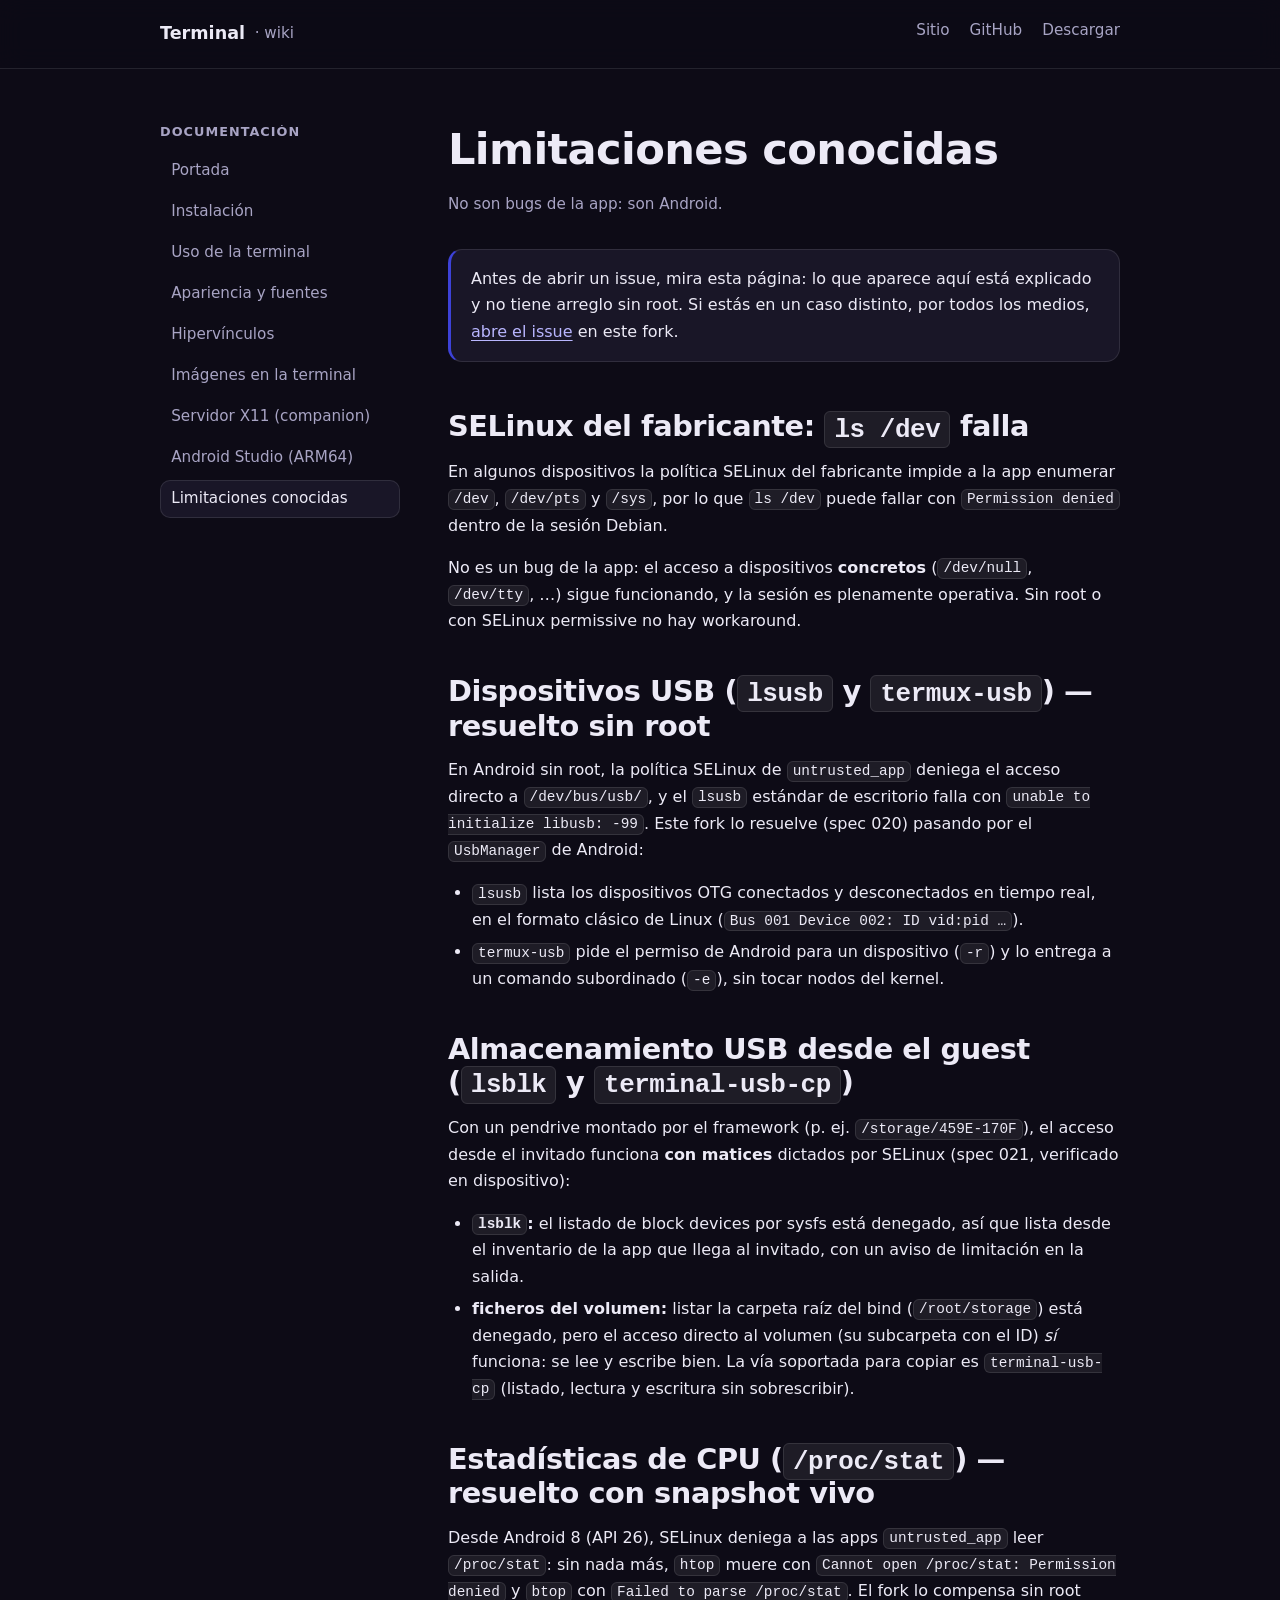
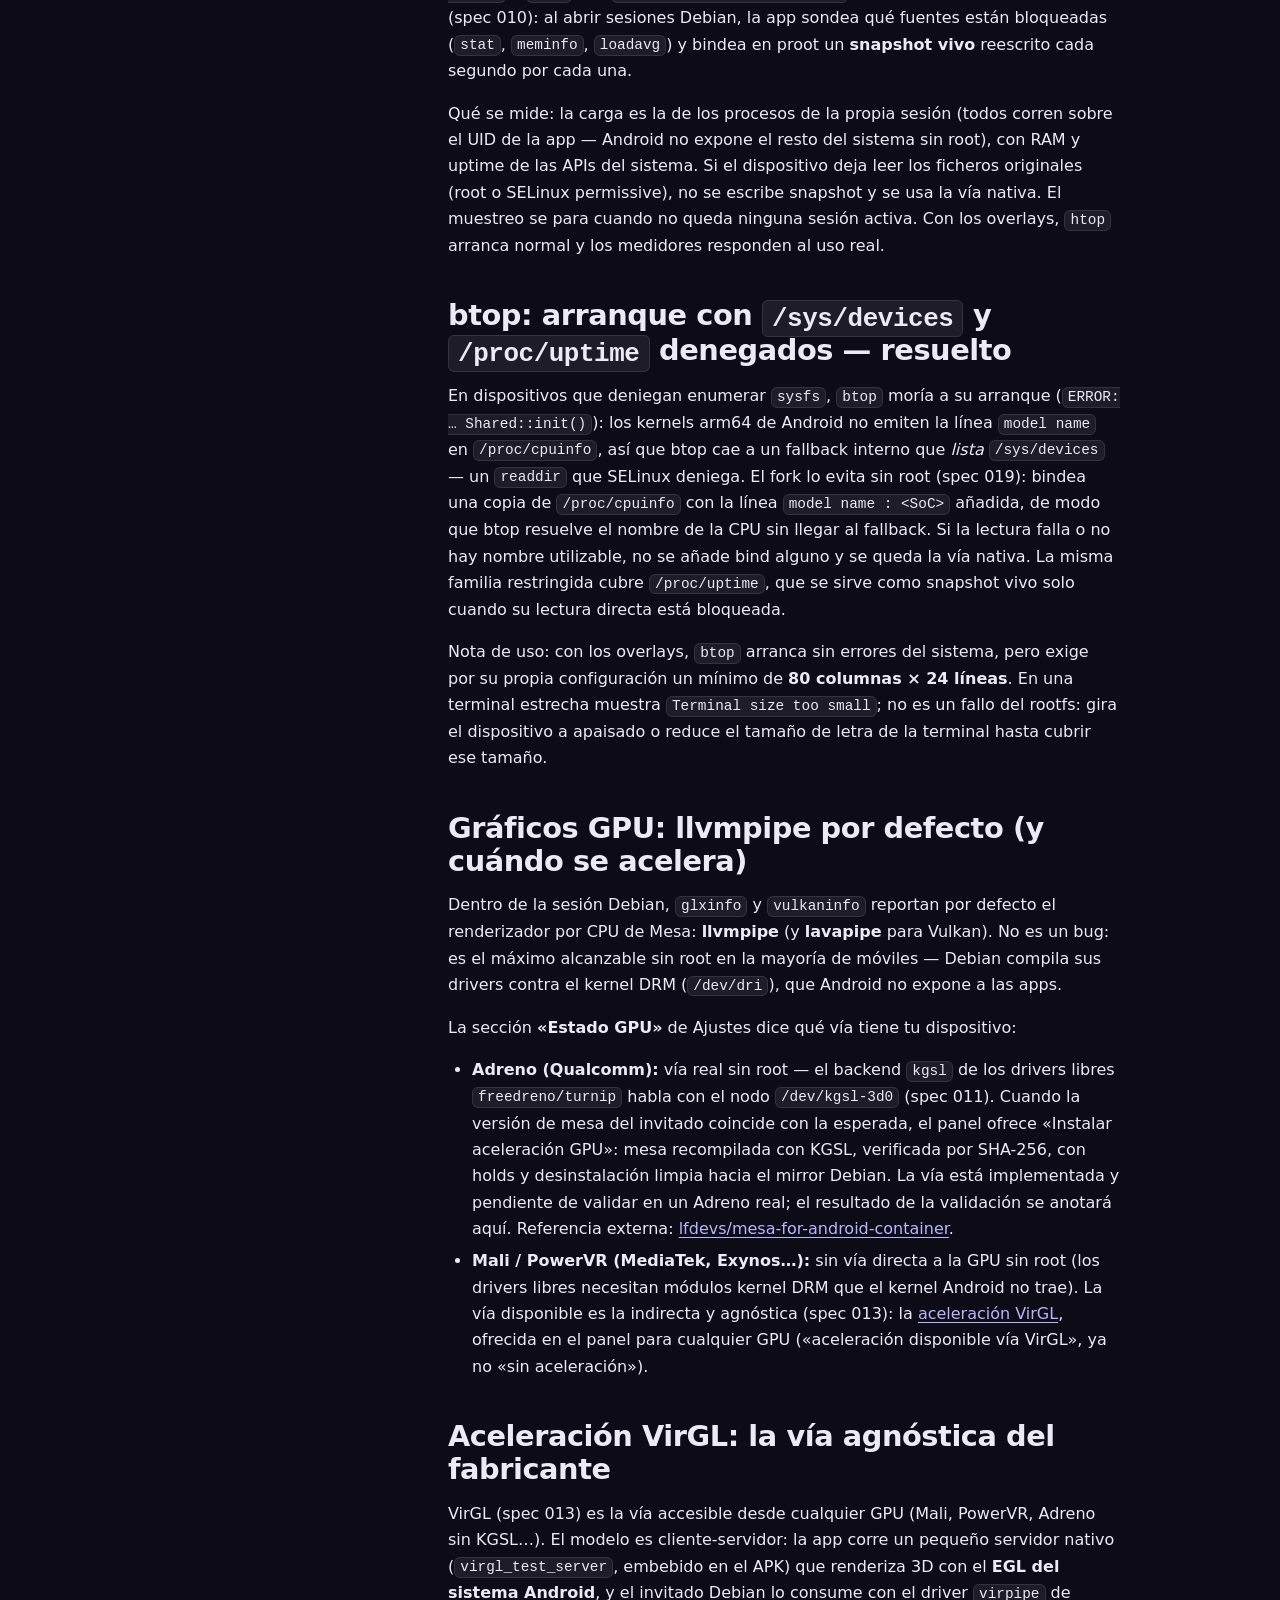
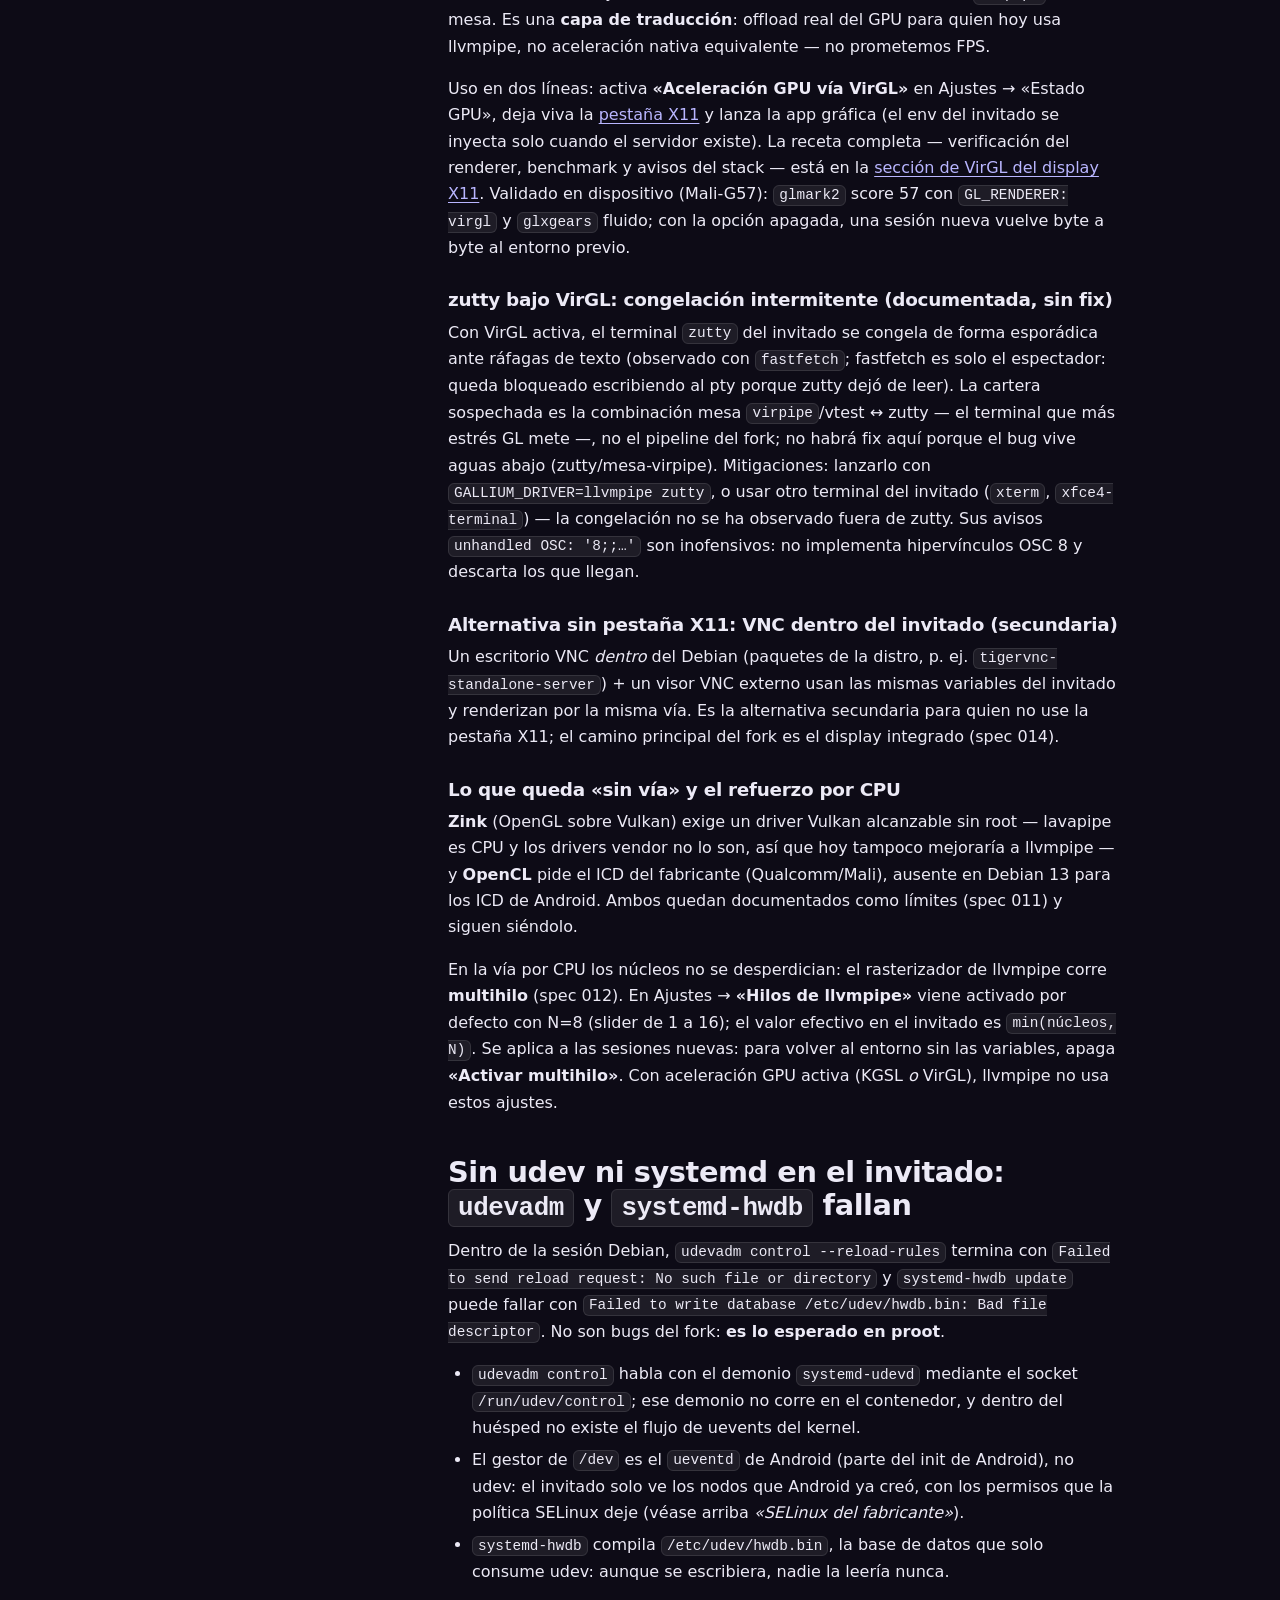
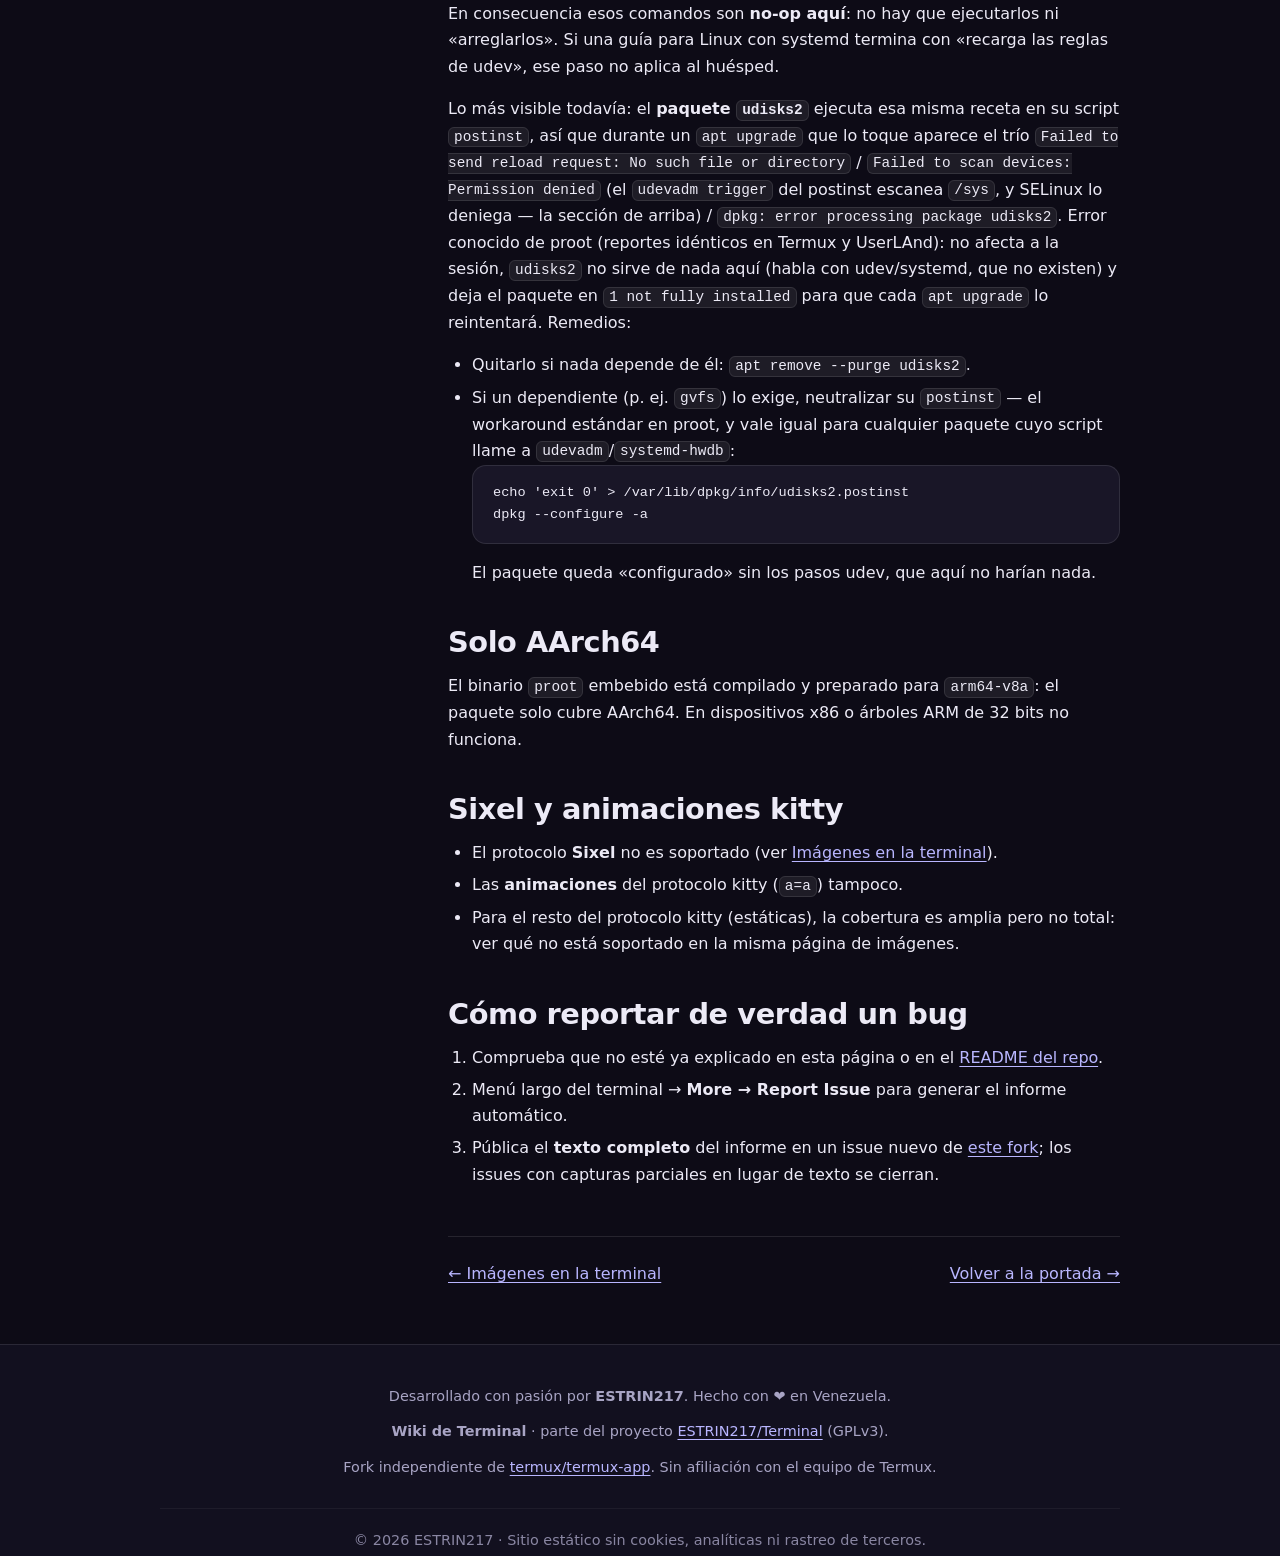
<file: wiki/limitaciones.html>
<!DOCTYPE html>
<html lang="es">
<head>
    <meta charset="utf-8">
    <meta name="viewport" content="width=device-width, initial-scale=1">
    <title>Limitaciones conocidas — Wiki de Terminal</title>
    <meta name="description" content="Situciones que no son bugs de la app: SELinux de los fabricantes, /proc/stat y otras limitaciones de Android que afectan al terminal.">
    <meta name="color-scheme" content="dark">
    <link rel="canonical" href="https://terminal-gnulinux-docs.web.app/limitaciones.html">
    <link rel="icon" href="https://terminal-gnulinux.web.app/img/icon-192.png" type="image/png">
    <link rel="stylesheet" href="styles.css">
</head>
<body>
    <a class="skip-link" href="#contenido">Saltar al contenido</a>

    <header class="site-header">
        <div class="wrap header-inner">
            <a class="brand" href="index.html">
                <span class="brand-name">Terminal</span>
                <span class="brand-sub">· wiki</span>
            </a>
            <nav class="site-nav" aria-label="Enlaces del sitio">
                <ul>
                    <li><a href="https://terminal-gnulinux.web.app">Sitio</a></li>
                    <li><a href="https://github.com/ESTRIN217/Terminal">GitHub</a></li>
                    <li><a href="https://github.com/ESTRIN217/Terminal/releases">Descargar</a></li>
                </ul>
            </nav>
        </div>
    </header>

    <main id="contenido">
        <div class="wrap docs">
            <nav class="docs-nav" aria-label="Páginas de la wiki">
                <h2>Documentación</h2>
                <ul>
                    <li><a href="index.html">Portada</a></li>
                    <li><a href="instalacion.html">Instalación</a></li>
                    <li><a href="uso-terminal.html">Uso de la terminal</a></li>
                    <li><a href="personalizacion.html">Apariencia y fuentes</a></li>
                    <li><a href="hipervinculos.html">Hipervínculos</a></li>
                    <li><a href="imagenes.html">Imágenes en la terminal</a></li>
                    <li><a href="x11.html">Servidor X11 (companion)</a></li>
                    <li><a href="android-studio.html">Android Studio (ARM64)</a></li>
                    <li><a href="limitaciones.html" aria-current="page">Limitaciones conocidas</a></li>
                </ul>
            </nav>

            <article class="docs-main">
                <header class="doc-head">
                    <h1>Limitaciones conocidas</h1>
                    <p class="doc-meta">No son bugs de la app: son Android.</p>
                </header>

                <div class="doc-body">
                    <div class="key-point">
                        <p>
                            Antes de abrir un issue, mira esta página: lo que aparece aquí está
                            explicado y no tiene arreglo sin root. Si estás en un caso distinto,
                            por todos los medios,
                            <a href="https://github.com/ESTRIN217/Terminal/issues">abre el issue</a>
                            en este fork.
                        </p>
                    </div>

                    <h2>SELinux del fabricante: <code>ls /dev</code> falla</h2>
                    <p>
                        En algunos dispositivos la política SELinux del fabricante impide a la app
                        enumerar <code>/dev</code>, <code>/dev/pts</code> y <code>/sys</code>, por lo que
                        <code>ls /dev</code> puede fallar con <code>Permission denied</code> dentro de la
                        sesión Debian.
                    </p>
                    <p>
                        No es un bug de la app: el acceso a dispositivos <strong>concretos</strong>
                        (<code>/dev/null</code>, <code>/dev/tty</code>, …) sigue funcionando, y la sesión
                        es plenamente operativa. Sin root o con SELinux permissive no hay workaround.
                    </p>

                    <h2>Dispositivos USB (<code>lsusb</code> y <code>termux-usb</code>) — resuelto sin root</h2>
                    <p>
                        En Android sin root, la política SELinux de <code>untrusted_app</code> deniega el
                        acceso directo a <code>/dev/bus/usb/</code>, y el <code>lsusb</code> estándar de
                        escritorio falla con <code>unable to initialize libusb: -99</code>. Este fork lo
                        resuelve (spec&nbsp;020) pasando por el <code>UsbManager</code> de Android:
                    </p>
                    <ul>
                        <li><code>lsusb</code> lista los dispositivos OTG conectados y desconectados
                            en tiempo real, en el formato clásico de Linux
                            (<code>Bus 001 Device 002: ID vid:pid …</code>).</li>
                        <li><code>termux-usb</code> pide el permiso de Android para un dispositivo
                            (<code>-r</code>) y lo entrega a un comando subordinado (<code>-e</code>),
                            sin tocar nodos del kernel.</li>
                    </ul>

                    <h2>Almacenamiento USB desde el guest (<code>lsblk</code> y <code>terminal-usb-cp</code>)</h2>
                    <p>
                        Con un pendrive montado por el framework (p.&nbsp;ej.
                        <code>/storage/459E-170F</code>), el acceso desde el invitado funciona
                        <strong>con matices</strong> dictados por SELinux (spec&nbsp;021, verificado en
                        dispositivo):
                    </p>
                    <ul>
                        <li><strong><code>lsblk</code>:</strong> el listado de block devices por sysfs
                            está denegado, así que lista desde el inventario de la app que llega al
                            invitado, con un aviso de limitación en la salida.</li>
                        <li><strong>ficheros del volumen:</strong> listar la carpeta raíz del bind
                            (<code>/root/storage</code>) está denegado, pero el acceso directo al
                            volumen (su subcarpeta con el ID) <em>sí</em> funciona: se lee y escribe
                            bien. La vía soportada para copiar es <code>terminal-usb-cp</code>
                            (listado, lectura y escritura sin sobrescribir).</li>
                    </ul>

                    <h2>Estadísticas de CPU (<code>/proc/stat</code>) — resuelto con snapshot vivo</h2>
                    <p>
                        Desde Android 8 (API 26), SELinux deniega a las apps
                        <code>untrusted_app</code> leer <code>/proc/stat</code>: sin nada más,
                        <code>htop</code> muere con <code>Cannot open /proc/stat: Permission denied</code>
                        y <code>btop</code> con <code>Failed to parse /proc/stat</code>. El fork lo
                        compensa sin root (spec&nbsp;010): al abrir sesiones Debian, la app sondea qué
                        fuentes están bloqueadas (<code>stat</code>, <code>meminfo</code>,
                        <code>loadavg</code>) y bindea en proot un <strong>snapshot vivo</strong>
                        reescrito cada segundo por cada una.
                    </p>
                    <p>
                        Qué se mide: la carga es la de los procesos de la propia sesión (todos corren
                        sobre el UID de la app — Android no expone el resto del sistema sin root), con
                        RAM y uptime de las APIs del sistema. Si el dispositivo deja leer los ficheros
                        originales (root o SELinux permissive), no se escribe snapshot y se usa la vía
                        nativa. El muestreo se para cuando no queda ninguna sesión activa. Con los
                        overlays, <code>htop</code> arranca normal y los medidores responden al uso real.
                    </p>

                    <h2>btop: arranque con <code>/sys/devices</code> y <code>/proc/uptime</code> denegados — resuelto</h2>
                    <p>
                        En dispositivos que deniegan enumerar <code>sysfs</code>, <code>btop</code>
                        moría a su arranque (<code>ERROR: … Shared::init()</code>): los kernels arm64 de
                        Android no emiten la línea <code>model name</code> en
                        <code>/proc/cpuinfo</code>, así que btop cae a un fallback interno que
                        <em>lista</em> <code>/sys/devices</code> — un <code>readdir</code> que SELinux
                        deniega. El fork lo evita sin root (spec&nbsp;019): bindea una copia de
                        <code>/proc/cpuinfo</code> con la línea <code>model name : &lt;SoC&gt;</code>
                        añadida, de modo que btop resuelve el nombre de la CPU sin llegar al fallback.
                        Si la lectura falla o no hay nombre utilizable, no se añade bind alguno y se
                        queda la vía nativa. La misma familia restringida cubre
                        <code>/proc/uptime</code>, que se sirve como snapshot vivo solo cuando su
                        lectura directa está bloqueada.
                    </p>
                    <p>
                        Nota de uso: con los overlays, <code>btop</code> arranca sin errores del
                        sistema, pero exige por su propia configuración un mínimo de
                        <strong>80 columnas × 24 líneas</strong>. En una terminal estrecha muestra
                        <code>Terminal size too small</code>; no es un fallo del rootfs: gira el
                        dispositivo a apaisado o reduce el tamaño de letra de la terminal hasta cubrir
                        ese tamaño.
                    </p>

                    <h2>Gráficos GPU: llvmpipe por defecto (y cuándo se acelera)</h2>
                    <p>
                        Dentro de la sesión Debian, <code>glxinfo</code> y <code>vulkaninfo</code>
                        reportan por defecto el renderizador por CPU de Mesa:
                        <strong>llvmpipe</strong> (y <strong>lavapipe</strong> para Vulkan). No es un
                        bug: es el máximo alcanzable sin root en la mayoría de móviles — Debian compila
                        sus drivers contra el kernel DRM (<code>/dev/dri</code>), que Android no expone
                        a las apps.
                    </p>
                    <p>
                        La sección <strong>«Estado GPU»</strong> de Ajustes dice qué vía tiene tu
                        dispositivo:
                    </p>
                    <ul>
                        <li>
                            <strong>Adreno (Qualcomm):</strong> vía real sin root — el backend
                            <code>kgsl</code> de los drivers libres <code>freedreno/turnip</code> habla
                            con el nodo <code>/dev/kgsl-3d0</code> (spec&nbsp;011). Cuando la versión de
                            mesa del invitado coincide con la esperada, el panel ofrece «Instalar
                            aceleración GPU»: mesa recompilada con KGSL, verificada por SHA-256, con
                            holds y desinstalación limpia hacia el mirror Debian. La vía está
                            implementada y pendiente de validar en un Adreno real; el resultado de la
                            validación se anotará aquí. Referencia externa:
                            <a href="https://github.com/lfdevs/mesa-for-android-container">lfdevs/mesa-for-android-container</a>.
                        </li>
                        <li>
                            <strong>Mali / PowerVR (MediaTek, Exynos…):</strong> sin vía directa a la
                            GPU sin root (los drivers libres necesitan módulos kernel DRM que el kernel
                            Android no trae). La vía disponible es la indirecta y agnóstica
                            (spec&nbsp;013): la <a href="#aceleracion-virgl">aceleración VirGL</a>,
                            ofrecida en el panel para cualquier GPU («aceleración disponible vía
                            VirGL», ya no «sin aceleración»).
                        </li>
                    </ul>

                    <h2 id="aceleracion-virgl">Aceleración VirGL: la vía agnóstica del fabricante</h2>
                    <p>
                        VirGL (spec&nbsp;013) es la vía accesible desde cualquier GPU (Mali, PowerVR,
                        Adreno sin KGSL…). El modelo es cliente-servidor: la app corre un pequeño
                        servidor nativo (<code>virgl_test_server</code>, embebido en el APK) que
                        renderiza 3D con el <strong>EGL del sistema Android</strong>, y el invitado
                        Debian lo consume con el driver <code>virpipe</code> de mesa. Es una
                        <strong>capa de traducción</strong>: offload real del GPU para quien hoy usa
                        llvmpipe, no aceleración nativa equivalente — no prometemos FPS.
                    </p>
                    <p>
                        Uso en dos líneas: activa <strong>«Aceleración GPU vía VirGL»</strong> en
                        Ajustes → «Estado GPU», deja viva la <a href="x11.html#virgl">pestaña X11</a>
                        y lanza la app gráfica (el env del invitado se inyecta solo cuando el servidor
                        existe). La receta completa — verificación del renderer, benchmark y avisos del
                        stack — está en la <a href="x11.html#virgl">sección de VirGL del display
                        X11</a>. Validado en dispositivo (Mali-G57): <code>glmark2</code>
                        score&nbsp;57 con <code>GL_RENDERER: virgl</code> y <code>glxgears</code>
                        fluido; con la opción apagada, una sesión nueva vuelve byte a byte al entorno
                        previo.
                    </p>
                    <h3 id="virgl-zutty">zutty bajo VirGL: congelación intermitente (documentada, sin fix)</h3>
                    <p>
                        Con VirGL activa, el terminal <code>zutty</code> del invitado se congela de
                        forma esporádica ante ráfagas de texto (observado con <code>fastfetch</code>;
                        fastfetch es solo el espectador: queda bloqueado escribiendo al pty porque
                        zutty dejó de leer). La cartera sospechada es la combinación mesa
                        <code>virpipe</code>/vtest ↔ zutty — el terminal que más estrés GL mete —, no
                        el pipeline del fork; no habrá fix aquí porque el bug vive aguas abajo
                        (zutty/mesa-virpipe). Mitigaciones: lanzarlo con
                        <code>GALLIUM_DRIVER=llvmpipe zutty</code>, o usar otro terminal del invitado
                        (<code>xterm</code>, <code>xfce4-terminal</code>) — la congelación no se ha
                        observado fuera de zutty. Sus avisos
                        <code>unhandled OSC: '8;;…'</code> son inofensivos: no implementa hipervínculos
                        OSC&nbsp;8 y descarta los que llegan.
                    </p>
                    <h3>Alternativa sin pestaña X11: VNC dentro del invitado (secundaria)</h3>
                    <p>
                        Un escritorio VNC <em>dentro</em> del Debian (paquetes de la distro, p.&nbsp;ej.
                        <code>tigervnc-standalone-server</code>) + un visor VNC externo usan las mismas
                        variables del invitado y renderizan por la misma vía. Es la alternativa
                        secundaria para quien no use la pestaña X11; el camino principal del fork es el
                        display integrado (spec&nbsp;014).
                    </p>
                    <h3>Lo que queda «sin vía» y el refuerzo por CPU</h3>
                    <p>
                        <strong>Zink</strong> (OpenGL sobre Vulkan) exige un driver Vulkan alcanzable
                        sin root — lavapipe es CPU y los drivers vendor no lo son, así que hoy tampoco
                        mejoraría a llvmpipe — y <strong>OpenCL</strong> pide el ICD del fabricante
                        (Qualcomm/Mali), ausente en Debian 13 para los ICD de Android. Ambos quedan
                        documentados como límites (spec&nbsp;011) y siguen siéndolo.
                    </p>
                    <p>
                        En la vía por CPU los núcleos no se desperdician: el rasterizador de llvmpipe
                        corre <strong>multihilo</strong> (spec&nbsp;012). En Ajustes →
                        <strong>«Hilos de llvmpipe»</strong> viene activado por defecto con N=8
                        (slider de 1 a 16); el valor efectivo en el invitado es
                        <code>min(núcleos, N)</code>. Se aplica a las sesiones nuevas: para volver al
                        entorno sin las variables, apaga <strong>«Activar multihilo»</strong>. Con
                        aceleración GPU activa (KGSL <em>o</em> VirGL), llvmpipe no usa estos ajustes.
                    </p>

                    <h2>Sin udev ni systemd en el invitado: <code>udevadm</code> y <code>systemd-hwdb</code> fallan</h2>
                    <p>
                        Dentro de la sesión Debian, <code>udevadm control --reload-rules</code> termina con
                        <code>Failed to send reload request: No such file or directory</code> y
                        <code>systemd-hwdb update</code> puede fallar con
                        <code>Failed to write database /etc/udev/hwdb.bin: Bad file descriptor</code>. No son
                        bugs del fork: <strong>es lo esperado en proot</strong>.
                    </p>
                    <ul>
                        <li><code>udevadm control</code> habla con el demonio <code>systemd-udevd</code>
                            mediante el socket <code>/run/udev/control</code>; ese demonio no corre en el
                            contenedor, y dentro del huésped no existe el flujo de uevents del kernel.</li>
                        <li>El gestor de <code>/dev</code> es el <code>ueventd</code> de Android (parte del
                            init de Android), no udev: el invitado solo ve los nodos que Android ya creó,
                            con los permisos que la política SELinux deje (véase arriba
                            <em>«SELinux del fabricante»</em>).</li>
                        <li><code>systemd-hwdb</code> compila <code>/etc/udev/hwdb.bin</code>, la base de
                            datos que solo consume udev: aunque se escribiera, nadie la leería nunca.</li>
                    </ul>
                    <p>
                        En consecuencia esos comandos son <strong>no-op aquí</strong>: no hay que ejecutarlos
                        ni «arreglarlos». Si una guía para Linux con systemd termina con «recarga las reglas
                        de udev», ese paso no aplica al huésped.
                    </p>
                    <p>
                        Lo más visible todavía: el <strong>paquete <code>udisks2</code></strong> ejecuta esa
                        misma receta en su script <code>postinst</code>, así que durante un
                        <code>apt upgrade</code> que lo toque aparece el trío
                        <code>Failed to send reload request: No such file or directory</code> /
                        <code>Failed to scan devices: Permission denied</code> (el <code>udevadm trigger</code>
                        del postinst escanea <code>/sys</code>, y SELinux lo deniega — la sección de arriba) /
                        <code>dpkg: error processing package udisks2</code>. Error conocido de proot (reportes
                        idénticos en Termux y UserLAnd): no afecta a la sesión, <code>udisks2</code> no sirve de
                        nada aquí (habla con udev/systemd, que no existen) y deja el paquete en
                        <code>1 not fully installed</code> para que cada <code>apt upgrade</code> lo reintentará.
                        Remedios:
                    </p>
                    <ul>
                        <li>Quitarlo si nada depende de él:
                            <code>apt remove --purge udisks2</code>.</li>
                        <li>Si un dependiente (p. ej. <code>gvfs</code>) lo exige, neutralizar su
                            <code>postinst</code> — el workaround estándar en proot, y vale igual para
                            cualquier paquete cuyo script llame a
                            <code>udevadm</code>/<code>systemd-hwdb</code>:
                            <pre><code>echo 'exit 0' &gt; /var/lib/dpkg/info/udisks2.postinst
dpkg --configure -a</code></pre>
                            El paquete queda «configurado» sin los pasos udev, que aquí no harían nada.</li>
                    </ul>

                    <h2>Solo AArch64</h2>
                    <p>
                        El binario <code>proot</code> embebido está compilado y preparado para
                        <code>arm64-v8a</code>: el paquete solo cubre AArch64. En dispositivos x86 o
                        árboles ARM de 32 bits no funciona.
                    </p>

                    <h2>Sixel y animaciones kitty</h2>
                    <ul>
                        <li>El protocolo <strong>Sixel</strong> no es soportado (ver <a href="imagenes.html">Imágenes en la terminal</a>).</li>
                        <li>Las <strong>animaciones</strong> del protocolo kitty (<code>a=a</code>) tampoco.</li>
                        <li>Para el resto del protocolo kitty (estáticas), la cobertura es amplia pero no total: ver qué no está soportado en la misma página de imágenes.</li>
                    </ul>

                    <h2>Cómo reportar de verdad un bug</h2>
                    <ol>
                        <li>Comprueba que no esté ya explicado en esta página o en el <a href="https://github.com/ESTRIN217/Terminal">README del repo</a>.</li>
                        <li>Menú largo del terminal → <strong>More → Report Issue</strong> para generar el informe automático.</li>
                        <li>Pública el <strong>texto completo</strong> del informe en un issue nuevo de <a href="https://github.com/ESTRIN217/Terminal/issues">este fork</a>; los issues con capturas parciales en lugar de texto se cierran.</li>
                    </ol>
                </div>

                <nav class="page-nav" aria-label="Navegación entre páginas">
                    <a href="imagenes.html" rel="prev">← Imágenes en la terminal</a>
                    <a href="index.html" rel="next">Volver a la portada →</a>
                </nav>
            </article>
        </div>
    </main>

    <footer class="footer">
        <div class="wrap footer__inner">
              <p>Desarrollado con pasión por <strong>ESTRIN217</strong>. Hecho con ❤️ en Venezuela.</p>
            <p>
                <strong>Wiki de Terminal</strong> · parte del proyecto
                <a href="https://github.com/ESTRIN217/Terminal">ESTRIN217/Terminal</a> (GPLv3).
            </p>
            <p class="muted">
                Fork independiente de <a href="https://github.com/termux/termux-app">termux/termux-app</a>.
                Sin afiliación con el equipo de Termux.
            </p>
            <div class="footer__bottom">
        <p class="footer__legal">© 2026 ESTRIN217 · Sitio estático sin cookies, analíticas ni rastreo de terceros.</p>
            </div>
        </div>
    </footer>
</body>
</html>
</file>
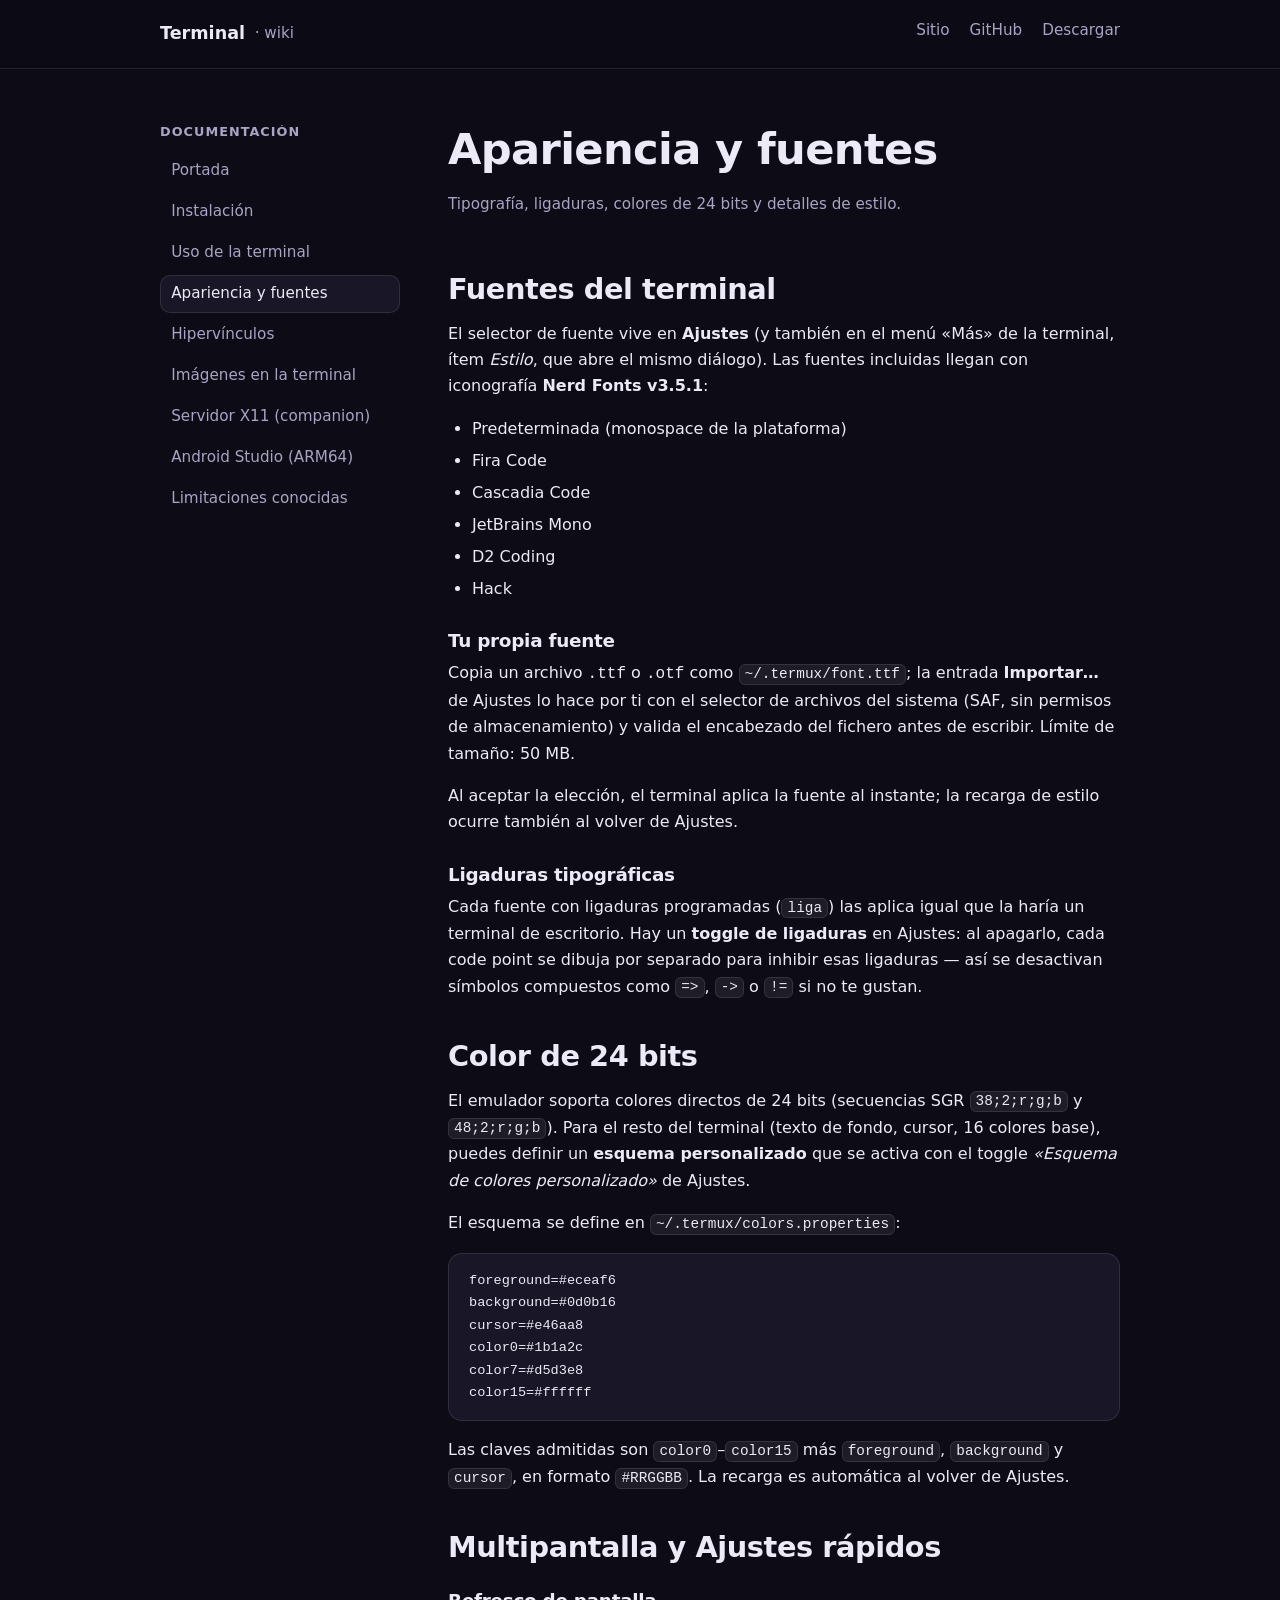
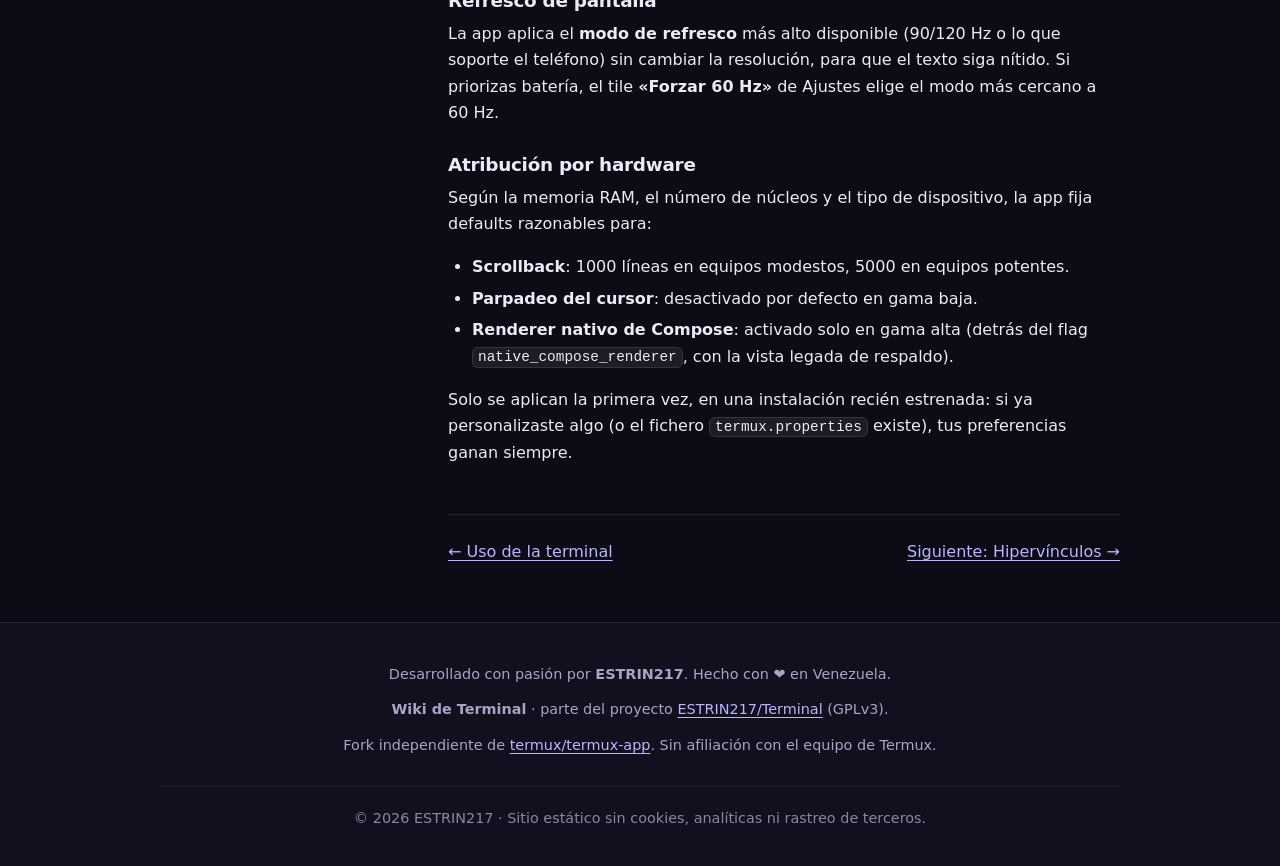
<file: wiki/personalizacion.html>
<!DOCTYPE html>
<html lang="es">
<head>
    <meta charset="utf-8">
    <meta name="viewport" content="width=device-width, initial-scale=1">
    <title>Apariencia y fuentes — Wiki de Terminal</title>
    <meta name="description" content="Personaliza la terminal de Terminal: elegir fuente Nerd Font y ligaduras, importar tu propia fuente, esquema de color de 24 bits y teclado extra.">
    <meta name="color-scheme" content="dark">
    <link rel="canonical" href="https://terminal-gnulinux-docs.web.app/personalizacion.html">
    <link rel="icon" href="https://terminal-gnulinux.web.app/img/icon-192.png" type="image/png">
    <link rel="stylesheet" href="styles.css">
</head>
<body>
    <a class="skip-link" href="#contenido">Saltar al contenido</a>

    <header class="site-header">
        <div class="wrap header-inner">
            <a class="brand" href="index.html">
                <span class="brand-name">Terminal</span>
                <span class="brand-sub">· wiki</span>
            </a>
            <nav class="site-nav" aria-label="Enlaces del sitio">
                <ul>
                    <li><a href="https://terminal-gnulinux.web.app">Sitio</a></li>
                    <li><a href="https://github.com/ESTRIN217/Terminal">GitHub</a></li>
                    <li><a href="https://github.com/ESTRIN217/Terminal/releases">Descargar</a></li>
                </ul>
            </nav>
        </div>
    </header>

    <main id="contenido">
        <div class="wrap docs">
            <nav class="docs-nav" aria-label="Páginas de la wiki">
                <h2>Documentación</h2>
                <ul>
                    <li><a href="index.html">Portada</a></li>
                    <li><a href="instalacion.html">Instalación</a></li>
                    <li><a href="uso-terminal.html">Uso de la terminal</a></li>
                    <li><a href="personalizacion.html" aria-current="page">Apariencia y fuentes</a></li>
                    <li><a href="hipervinculos.html">Hipervínculos</a></li>
                    <li><a href="imagenes.html">Imágenes en la terminal</a></li>
                    <li><a href="x11.html">Servidor X11 (companion)</a></li>
                    <li><a href="android-studio.html">Android Studio (ARM64)</a></li>
                    <li><a href="limitaciones.html">Limitaciones conocidas</a></li>
                </ul>
            </nav>

            <article class="docs-main">
                <header class="doc-head">
                    <h1>Apariencia y fuentes</h1>
                    <p class="doc-meta">Tipografía, ligaduras, colores de 24 bits y detalles de estilo.</p>
                </header>

                <div class="doc-body">
                    <h2>Fuentes del terminal</h2>
                    <p>
                        El selector de fuente vive en <strong>Ajustes</strong> (y también en el menú
                        «Más» de la terminal, ítem <em>Estilo</em>, que abre el mismo diálogo). Las
                        fuentes incluidas llegan con iconografía <strong>Nerd Fonts v3.5.1</strong>:
                    </p>
                    <ul>
                        <li>Predeterminada (monospace de la plataforma)</li>
                        <li>Fira Code</li>
                        <li>Cascadia Code</li>
                        <li>JetBrains Mono</li>
                        <li>D2 Coding</li>
                        <li>Hack</li>
                    </ul>

                    <h3>Tu propia fuente</h3>
                    <p>
                        Copia un archivo <kbd>.ttf</kbd> o <kbd>.otf</kbd> como
                        <code>~/.termux/font.ttf</code>; la entrada <strong>Importar…</strong> de
                        Ajustes lo hace por ti con el selector de archivos del sistema (SAF, sin
                        permisos de almacenamiento) y valida el encabezado del fichero antes de
                        escribir. Límite de tamaño: 50 MB.
                    </p>
                    <p>
                        Al aceptar la elección, el terminal aplica la fuente al instante; la
                        recarga de estilo ocurre también al volver de Ajustes.
                    </p>

                    <h3>Ligaduras tipográficas</h3>
                    <p>
                        Cada fuente con ligaduras programadas (<code>liga</code>) las aplica igual que
                        la haría un terminal de escritorio. Hay un <strong>toggle de ligaduras</strong>
                        en Ajustes: al apagarlo, cada code point se dibuja por separado para inhibir
                        esas ligaduras — así se desactivan símbolos compuestos como
                        <code>=&gt;</code>, <code>-&gt;</code> o <code>!=</code> si no te gustan.
                    </p>

                    <h2>Color de 24 bits</h2>
                    <p>
                        El emulador soporta colores directos de 24 bits (secuencias SGR
                        <code>38;2;r;g;b</code> y <code>48;2;r;g;b</code>). Para el resto del terminal
                        (texto de fondo, cursor, 16 colores base), puedes definir un
                        <strong>esquema personalizado</strong> que se activa con el toggle
                        <em>«Esquema de colores personalizado»</em> de Ajustes.
                    </p>
                    <p>
                        El esquema se define en <code>~/.termux/colors.properties</code>:
                    </p>
                    <pre><code>foreground=#eceaf6
background=#0d0b16
cursor=#e46aa8
color0=#1b1a2c
color7=#d5d3e8
color15=#ffffff
</code></pre>
                    <p>
                        Las claves admitidas son <code>color0</code>–<code>color15</code> más
                        <code>foreground</code>, <code>background</code> y <code>cursor</code>, en
                        formato <code>#RRGGBB</code>. La recarga es automática al volver de Ajustes.
                    </p>

                    <h2>Multipantalla y Ajustes rápidos</h2>
                    <h3>Refresco de pantalla</h3>
                    <p>
                        La app aplica el <strong>modo de refresco</strong> más alto disponible (90/120
                        Hz o lo que soporte el teléfono) sin cambiar la resolución, para que el texto
                        siga nítido. Si priorizas batería, el tile <strong>«Forzar 60 Hz»</strong>
                        de Ajustes elige el modo más cercano a 60 Hz.
                    </p>

                    <h3>Atribución por hardware</h3>
                    <p>
                        Según la memoria RAM, el número de núcleos y el tipo de dispositivo, la app
                        fija defaults razonables para:
                    </p>
                    <ul>
                        <li><strong>Scrollback</strong>: 1000 líneas en equipos modestos, 5000 en equipos potentes.</li>
                        <li><strong>Parpadeo del cursor</strong>: desactivado por defecto en gama baja.</li>
                        <li><strong>Renderer nativo de Compose</strong>: activado solo en gama alta (detrás del flag <code>native_compose_renderer</code>, con la vista legada de respaldo).</li>
                    </ul>
                    <p>
                        Solo se aplican la primera vez, en una instalación recién estrenada: si ya
                        personalizaste algo (o el fichero <code>termux.properties</code> existe), tus
                        preferencias ganan siempre.
                    </p>
                </div>

                <nav class="page-nav" aria-label="Navegación entre páginas">
                    <a href="uso-terminal.html" rel="prev">← Uso de la terminal</a>
                    <a href="hipervinculos.html" rel="next">Siguiente: Hipervínculos →</a>
                </nav>
            </article>
        </div>
    </main>

    <footer class="footer">
        <div class="wrap footer__inner">
              <p>Desarrollado con pasión por <strong>ESTRIN217</strong>. Hecho con ❤️ en Venezuela.</p>
            <p>
                <strong>Wiki de Terminal</strong> · parte del proyecto
                <a href="https://github.com/ESTRIN217/Terminal">ESTRIN217/Terminal</a> (GPLv3).
            </p>
            <p class="muted">
                Fork independiente de <a href="https://github.com/termux/termux-app">termux/termux-app</a>.
                Sin afiliación con el equipo de Termux.
            </p>
            <div class="footer__bottom">
        <p class="footer__legal">© 2026 ESTRIN217 · Sitio estático sin cookies, analíticas ni rastreo de terceros.</p>
            </div>
        </div>
    </footer>
</body>
</html>
</file>
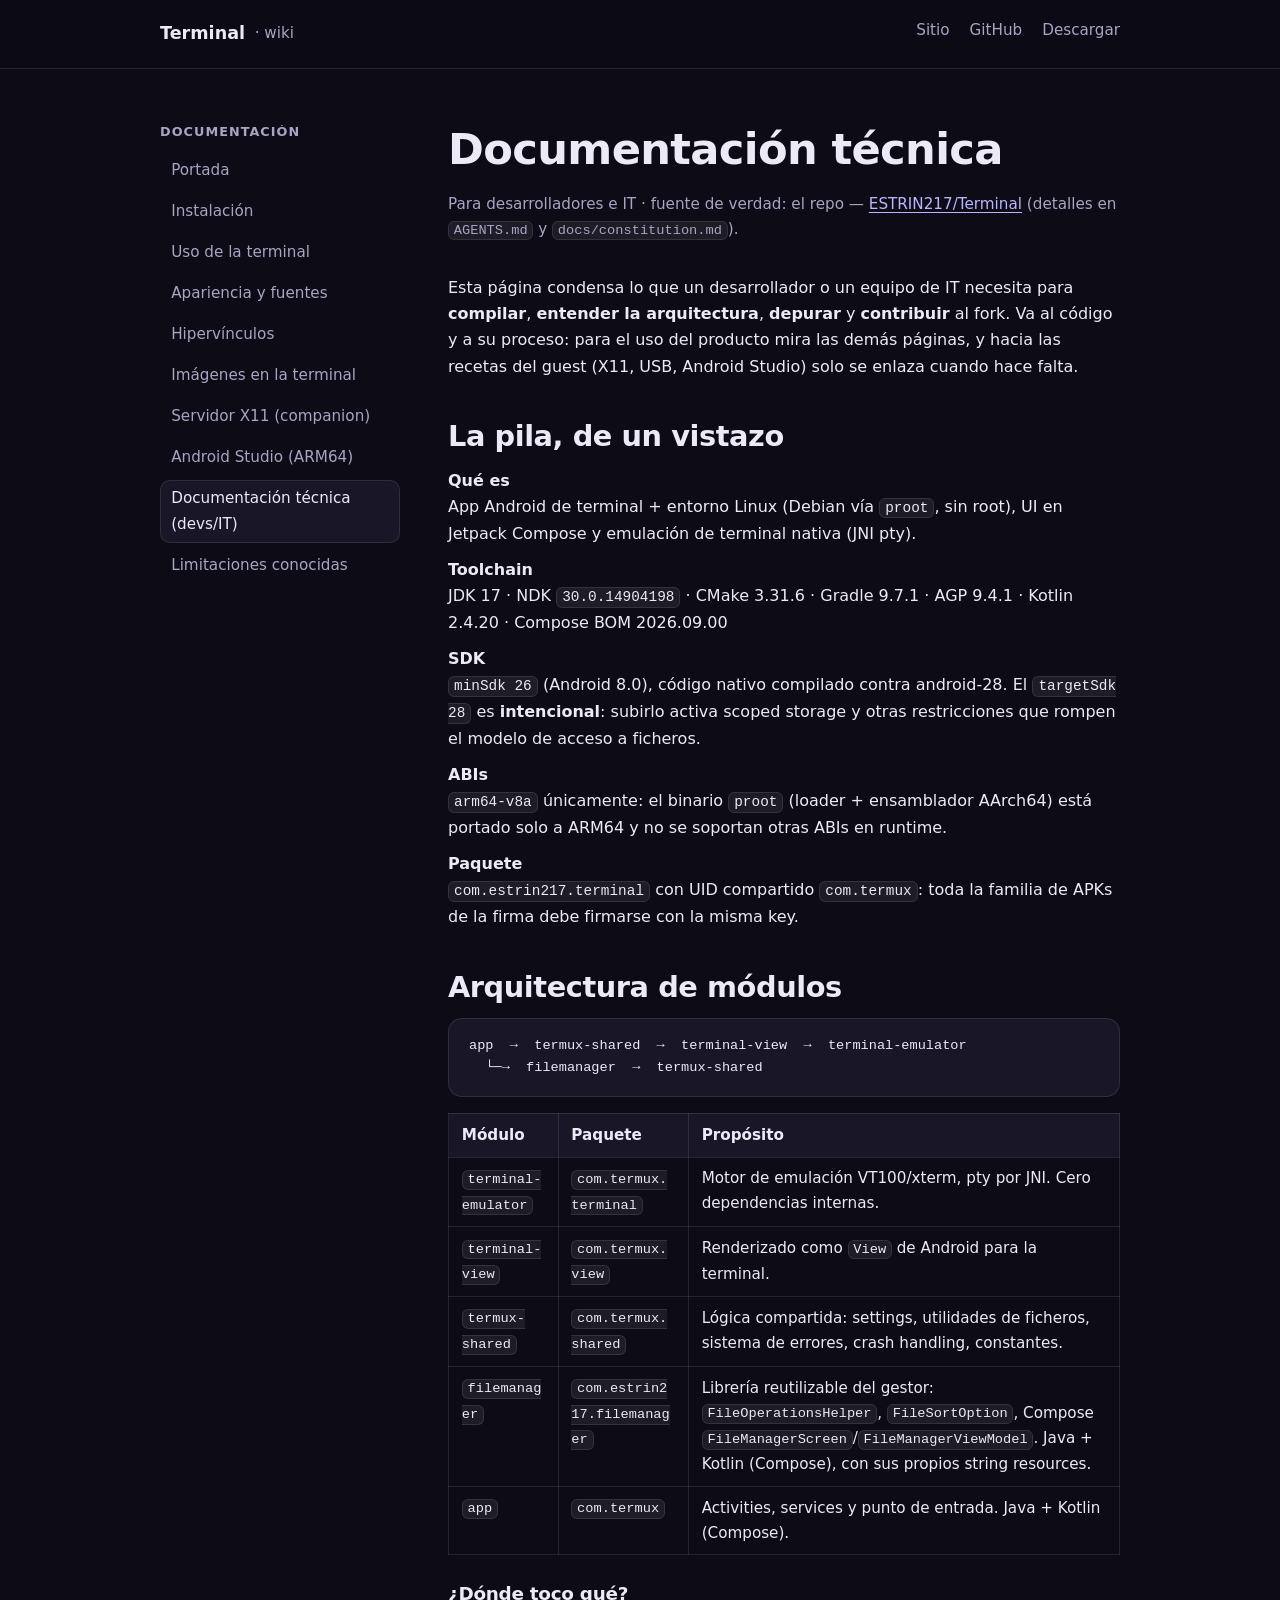
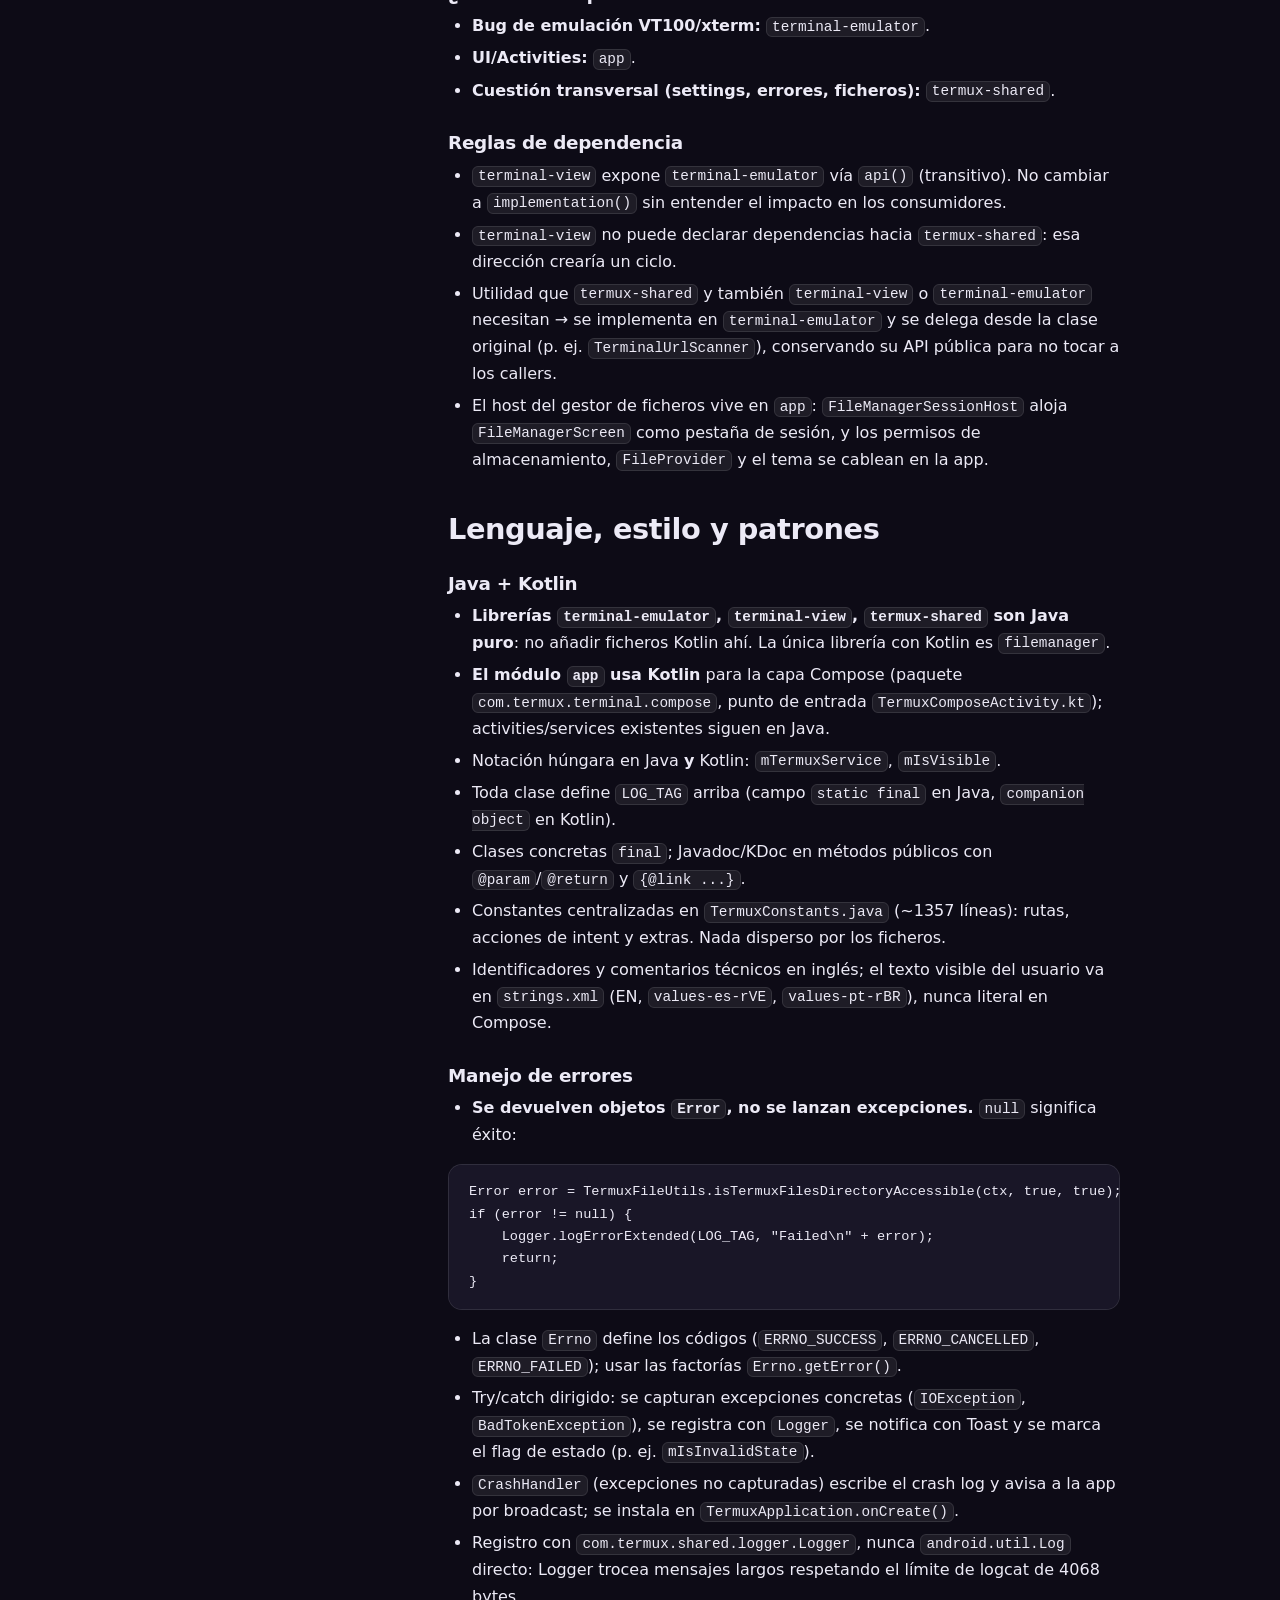
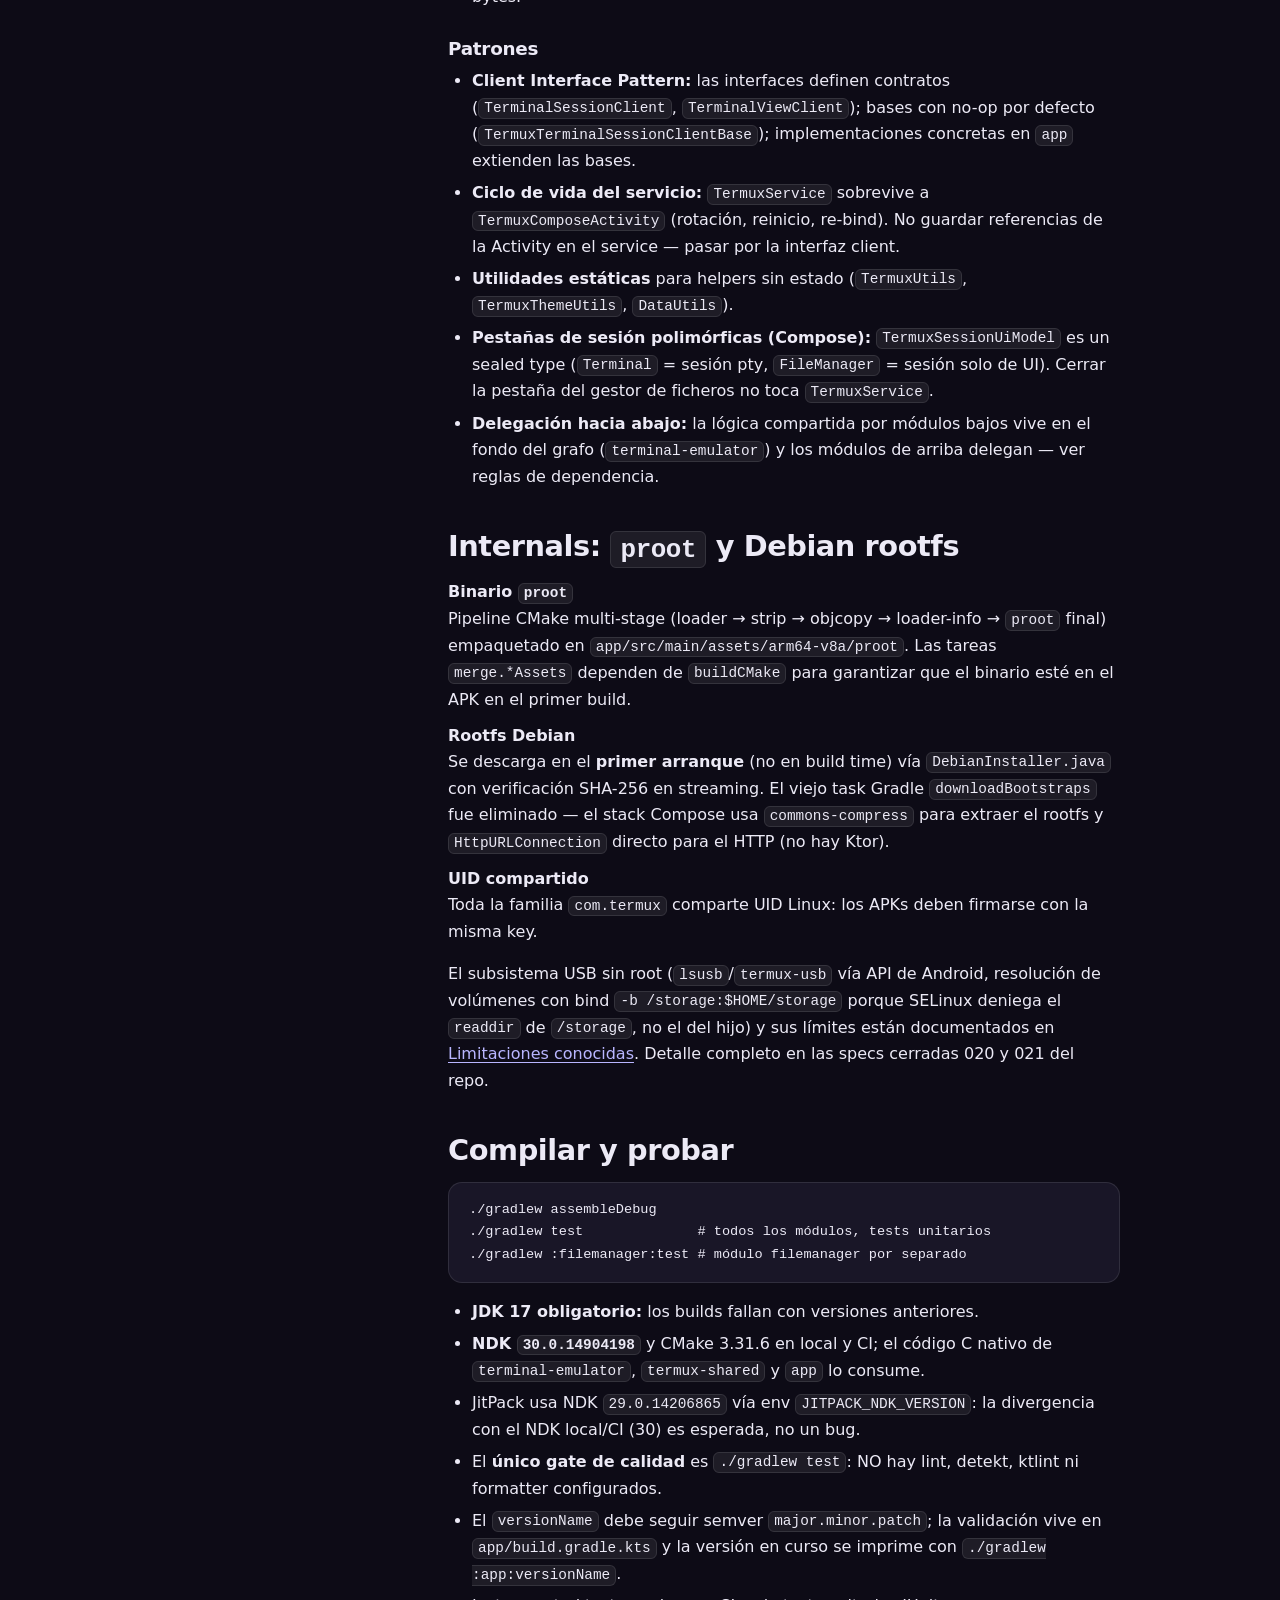
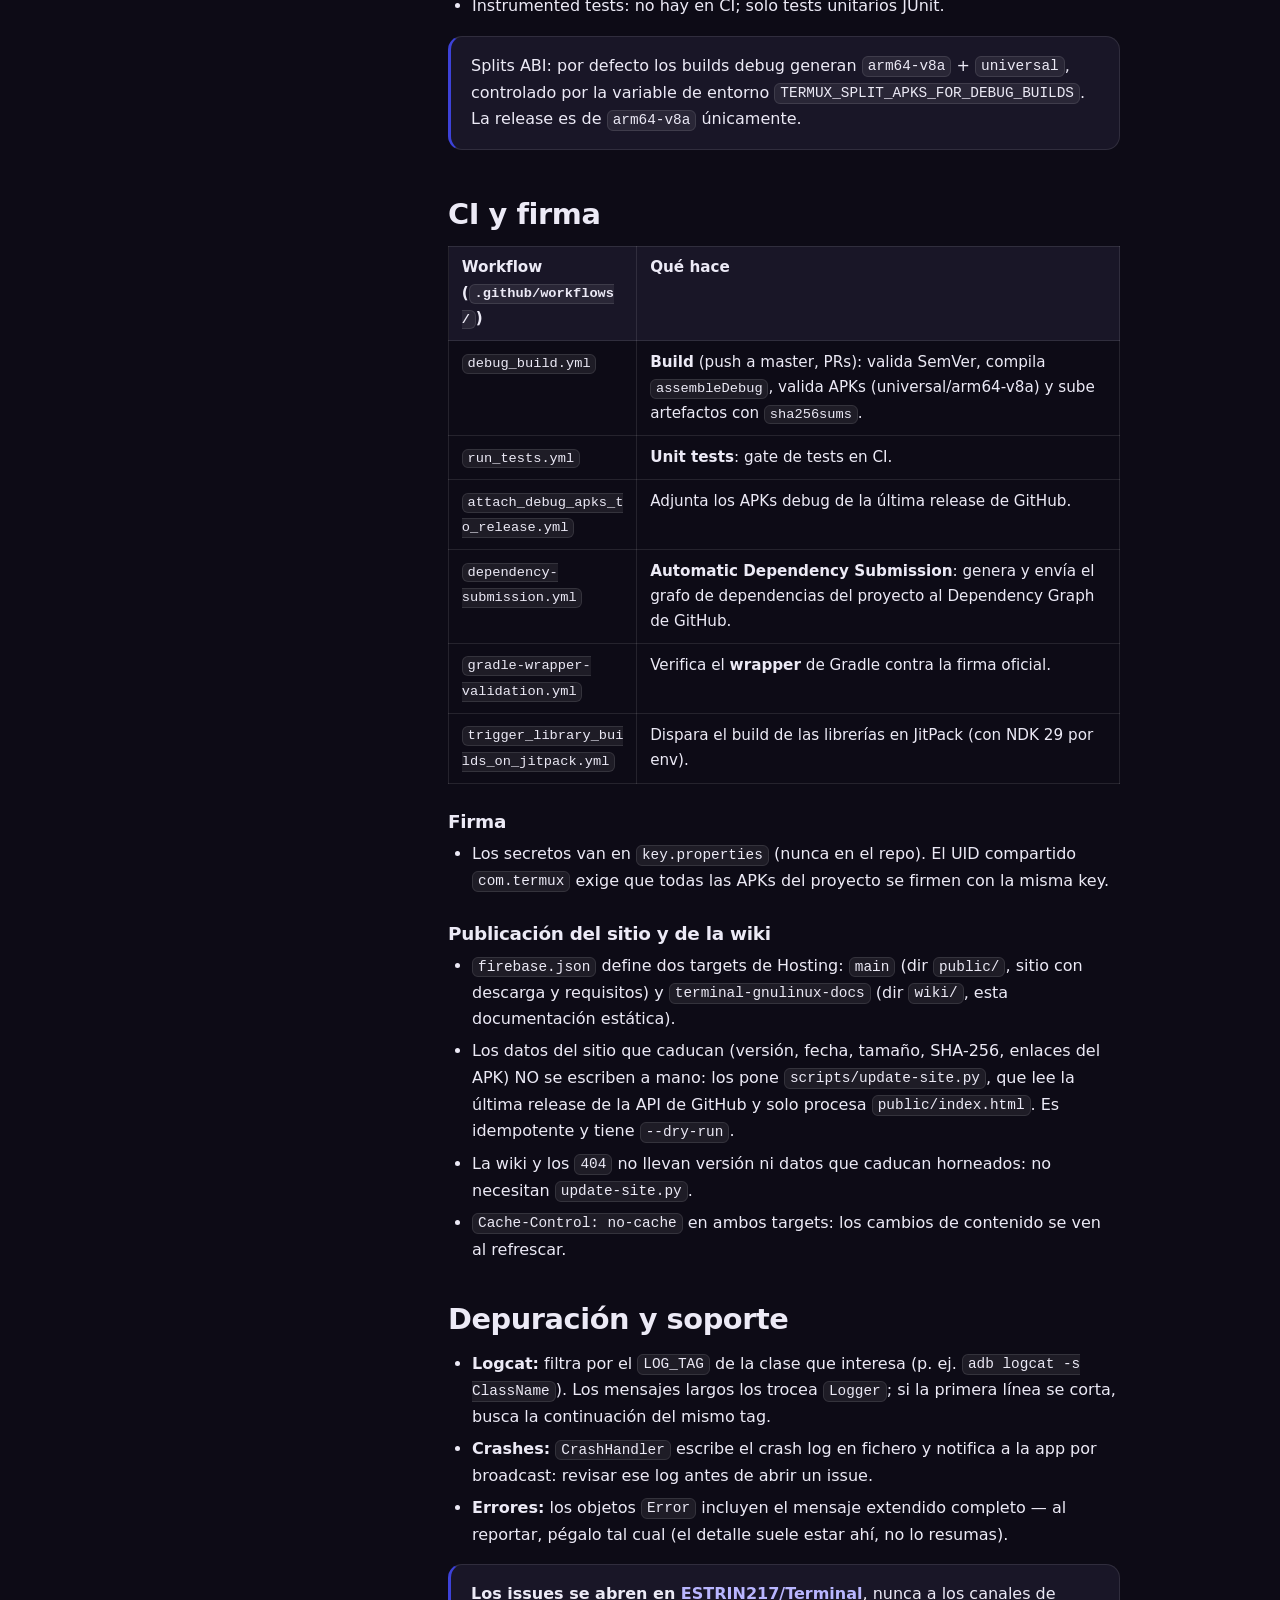
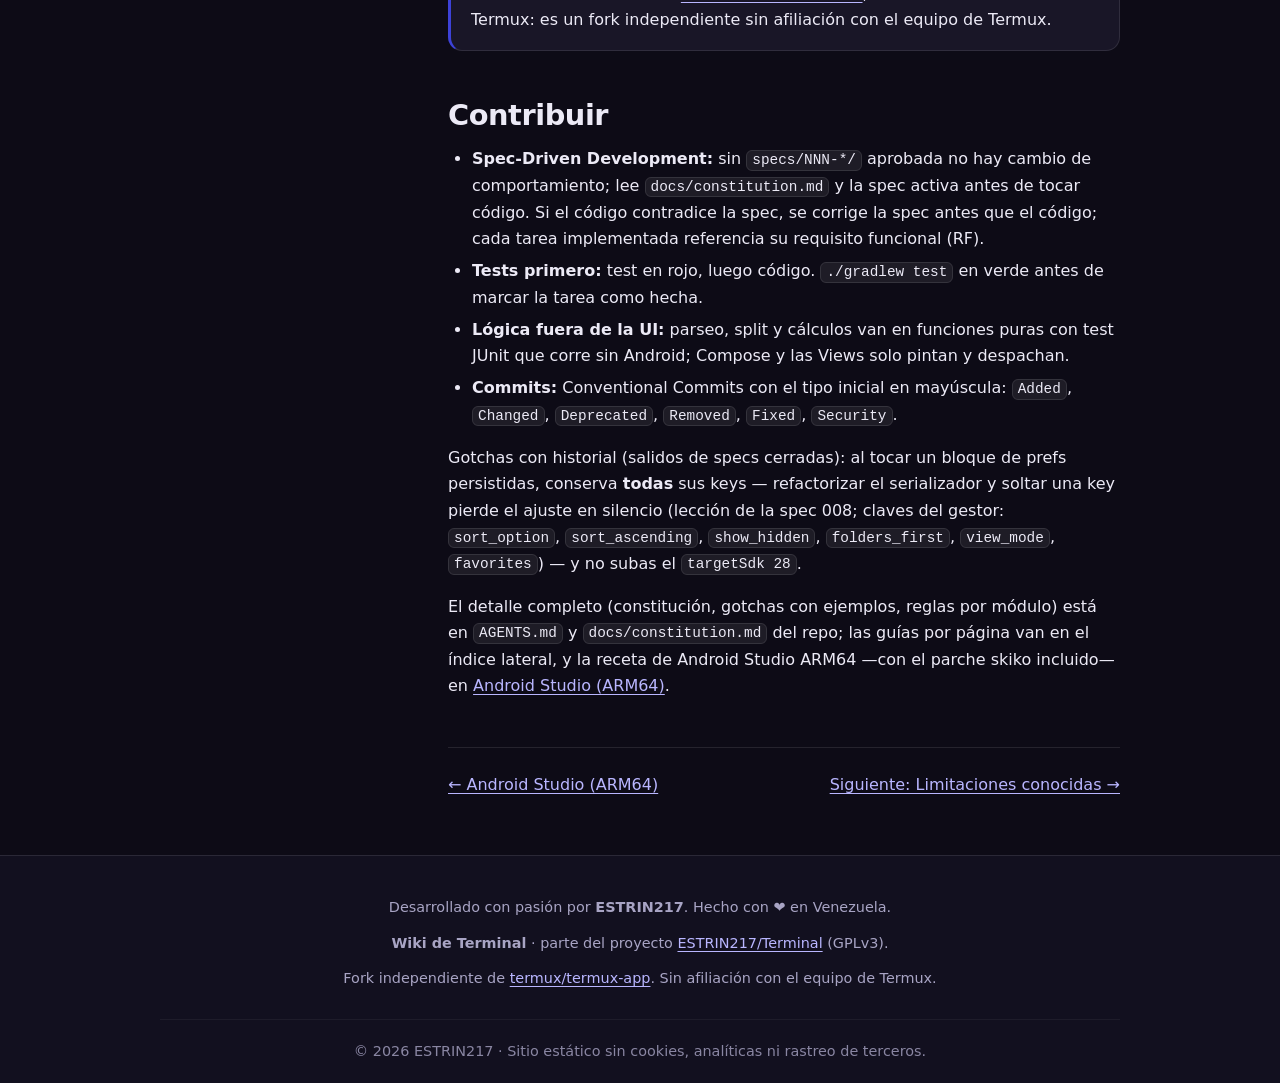
<file: wiki/tecnicos.html>
<!DOCTYPE html>
<html lang="es">
<head>
    <meta charset="utf-8">
    <meta name="viewport" content="width=device-width, initial-scale=1">
    <title>Documentación técnica — Wiki de Terminal</title>
    <meta name="description" content="Documentación técnica de Terminal para desarrolladores e IT: arquitectura de módulos, compilación, tests, internals de proot y Debian, CI, firma, depuración y proceso de contribución.">
    <meta name="color-scheme" content="dark">
    <link rel="canonical" href="https://terminal-gnulinux-docs.web.app/tecnicos.html">
    <link rel="icon" href="https://terminal-gnulinux.web.app/img/icon-192.png" type="image/png">
    <link rel="stylesheet" href="styles.css">
</head>
<body>
    <a class="skip-link" href="#contenido">Saltar al contenido</a>

    <header class="site-header">
        <div class="wrap header-inner">
            <a class="brand" href="index.html">
                <span class="brand-name">Terminal</span>
                <span class="brand-sub">· wiki</span>
            </a>
            <nav class="site-nav" aria-label="Enlaces del sitio">
                <ul>
                    <li><a href="https://terminal-gnulinux.web.app">Sitio</a></li>
                    <li><a href="https://github.com/ESTRIN217/Terminal">GitHub</a></li>
                    <li><a href="https://github.com/ESTRIN217/Terminal/releases">Descargar</a></li>
                </ul>
            </nav>
        </div>
    </header>

    <main id="contenido">
        <div class="wrap docs">
            <nav class="docs-nav" aria-label="Páginas de la wiki">
                <h2>Documentación</h2>
                <ul>
                    <li><a href="index.html">Portada</a></li>
                    <li><a href="instalacion.html">Instalación</a></li>
                    <li><a href="uso-terminal.html">Uso de la terminal</a></li>
                    <li><a href="personalizacion.html">Apariencia y fuentes</a></li>
                    <li><a href="hipervinculos.html">Hipervínculos</a></li>
                    <li><a href="imagenes.html">Imágenes en la terminal</a></li>
                    <li><a href="x11.html">Servidor X11 (companion)</a></li>
                    <li><a href="android-studio.html">Android Studio (ARM64)</a></li>
                    <li><a href="tecnicos.html" aria-current="page">Documentación técnica (devs/IT)</a></li>
                    <li><a href="limitaciones.html">Limitaciones conocidas</a></li>
                </ul>
            </nav>

            <article class="docs-main">
                <header class="doc-head">
                    <h1>Documentación técnica</h1>
                    <p class="doc-meta">Para desarrolladores e IT · fuente de verdad: el repo — <a href="https://github.com/ESTRIN217/Terminal">ESTRIN217/Terminal</a> (detalles en <code>AGENTS.md</code> y <code>docs/constitution.md</code>).</p>
                </header>

                <div class="doc-body">
                    <p>
                        Esta página condensa lo que un desarrollador o un equipo de IT necesita para
                        <strong>compilar</strong>, <strong>entender la arquitectura</strong>, <strong>depurar</strong> y
                        <strong>contribuir</strong> al fork. Va al código y a su proceso: para el uso del
                        producto mira las demás páginas, y hacia las recetas del guest (X11, USB, Android
                        Studio) solo se enlaza cuando hace falta.
                    </p>

                    <h2>La pila, de un vistazo</h2>
                    <dl>
                        <dt>Qué es</dt>
                        <dd>App Android de terminal + entorno Linux (Debian vía <code>proot</code>, sin root), UI en Jetpack Compose y emulación de terminal nativa (JNI pty).</dd>
                        <dt>Toolchain</dt>
                        <dd>JDK 17 · NDK <code>30.0.14904198</code> · CMake 3.31.6 · Gradle 9.7.1 · AGP 9.4.1 · Kotlin 2.4.20 · Compose BOM 2026.09.00</dd>
                        <dt>SDK</dt>
                        <dd><code>minSdk 26</code> (Android 8.0), código nativo compilado contra android-28. El <code>targetSdk 28</code> es <strong>intencional</strong>: subirlo activa scoped storage y otras restricciones que rompen el modelo de acceso a ficheros.</dd>
                        <dt>ABIs</dt>
                        <dd><code>arm64-v8a</code> únicamente: el binario <code>proot</code> (loader + ensamblador AArch64) está portado solo a ARM64 y no se soportan otras ABIs en runtime.</dd>
                        <dt>Paquete</dt>
                        <dd><code>com.estrin217.terminal</code> con UID compartido <code>com.termux</code>: toda la familia de APKs de la firma debe firmarse con la misma key.</dd>
                    </dl>

                    <h2>Arquitectura de módulos</h2>
<pre><code>app  →  termux-shared  →  terminal-view  →  terminal-emulator
  └─→  filemanager  →  termux-shared</code></pre>
                    <table>
                        <thead>
                            <tr>
                                <th>Módulo</th>
                                <th>Paquete</th>
                                <th>Propósito</th>
                            </tr>
                        </thead>
                        <tbody>
                            <tr>
                                <td><code>terminal-emulator</code></td>
                                <td><code>com.termux.terminal</code></td>
                                <td>Motor de emulación VT100/xterm, pty por JNI. Cero dependencias internas.</td>
                            </tr>
                            <tr>
                                <td><code>terminal-view</code></td>
                                <td><code>com.termux.view</code></td>
                                <td>Renderizado como <code>View</code> de Android para la terminal.</td>
                            </tr>
                            <tr>
                                <td><code>termux-shared</code></td>
                                <td><code>com.termux.shared</code></td>
                                <td>Lógica compartida: settings, utilidades de ficheros, sistema de errores, crash handling, constantes.</td>
                            </tr>
                            <tr>
                                <td><code>filemanager</code></td>
                                <td><code>com.estrin217.filemanager</code></td>
                                <td>Librería reutilizable del gestor: <code>FileOperationsHelper</code>, <code>FileSortOption</code>, Compose <code>FileManagerScreen</code>/<code>FileManagerViewModel</code>. Java + Kotlin (Compose), con sus propios string resources.</td>
                            </tr>
                            <tr>
                                <td><code>app</code></td>
                                <td><code>com.termux</code></td>
                                <td>Activities, services y punto de entrada. Java + Kotlin (Compose).</td>
                            </tr>
                        </tbody>
                    </table>

                    <h3>¿Dónde toco qué?</h3>
                    <ul>
                        <li><strong>Bug de emulación VT100/xterm:</strong> <code>terminal-emulator</code>.</li>
                        <li><strong>UI/Activities:</strong> <code>app</code>.</li>
                        <li><strong>Cuestión transversal (settings, errores, ficheros):</strong> <code>termux-shared</code>.</li>
                    </ul>

                    <h3>Reglas de dependencia</h3>
                    <ul>
                        <li><code>terminal-view</code> expone <code>terminal-emulator</code> vía <code>api()</code> (transitivo). No cambiar a <code>implementation()</code> sin entender el impacto en los consumidores.</li>
                        <li><code>terminal-view</code> no puede declarar dependencias hacia <code>termux-shared</code>: esa dirección crearía un ciclo.</li>
                        <li>Utilidad que <code>termux-shared</code> y también <code>terminal-view</code> o <code>terminal-emulator</code> necesitan → se implementa en <code>terminal-emulator</code> y se delega desde la clase original (p. ej. <code>TerminalUrlScanner</code>), conservando su API pública para no tocar a los callers.</li>
                        <li>El host del gestor de ficheros vive en <code>app</code>: <code>FileManagerSessionHost</code> aloja <code>FileManagerScreen</code> como pestaña de sesión, y los permisos de almacenamiento, <code>FileProvider</code> y el tema se cablean en la app.</li>
                    </ul>

                    <h2>Lenguaje, estilo y patrones</h2>
                    <h3>Java + Kotlin</h3>
                    <ul>
                        <li><strong>Librerías <code>terminal-emulator</code>, <code>terminal-view</code>, <code>termux-shared</code> son Java puro</strong>: no añadir ficheros Kotlin ahí. La única librería con Kotlin es <code>filemanager</code>.</li>
                        <li><strong>El módulo <code>app</code> usa Kotlin</strong> para la capa Compose (paquete <code>com.termux.terminal.compose</code>, punto de entrada <code>TermuxComposeActivity.kt</code>); activities/services existentes siguen en Java.</li>
                        <li>Notación húngara en Java <strong>y</strong> Kotlin: <code>mTermuxService</code>, <code>mIsVisible</code>.</li>
                        <li>Toda clase define <code>LOG_TAG</code> arriba (campo <code>static final</code> en Java, <code>companion object</code> en Kotlin).</li>
                        <li>Clases concretas <code>final</code>; Javadoc/KDoc en métodos públicos con <code>@param</code>/<code>@return</code> y <code>{@link ...}</code>.</li>
                        <li>Constantes centralizadas en <code>TermuxConstants.java</code> (~1357 líneas): rutas, acciones de intent y extras. Nada disperso por los ficheros.</li>
                        <li>Identificadores y comentarios técnicos en inglés; el texto visible del usuario va en <code>strings.xml</code> (EN, <code>values-es-rVE</code>, <code>values-pt-rBR</code>), nunca literal en Compose.</li>
                    </ul>

                    <h3>Manejo de errores</h3>
                    <ul>
                        <li><strong>Se devuelven objetos <code>Error</code>, no se lanzan excepciones.</strong> <code>null</code> significa éxito:</li>
                    </ul>
<pre><code>Error error = TermuxFileUtils.isTermuxFilesDirectoryAccessible(ctx, true, true);
if (error != null) {
    Logger.logErrorExtended(LOG_TAG, "Failed\n" + error);
    return;
}</code></pre>
                    <ul>
                        <li>La clase <code>Errno</code> define los códigos (<code>ERRNO_SUCCESS</code>, <code>ERRNO_CANCELLED</code>, <code>ERRNO_FAILED</code>); usar las factorías <code>Errno.getError()</code>.</li>
                        <li>Try/catch dirigido: se capturan excepciones concretas (<code>IOException</code>, <code>BadTokenException</code>), se registra con <code>Logger</code>, se notifica con Toast y se marca el flag de estado (p. ej. <code>mIsInvalidState</code>).</li>
                        <li><code>CrashHandler</code> (excepciones no capturadas) escribe el crash log y avisa a la app por broadcast; se instala en <code>TermuxApplication.onCreate()</code>.</li>
                        <li>Registro con <code>com.termux.shared.logger.Logger</code>, nunca <code>android.util.Log</code> directo: Logger trocea mensajes largos respetando el límite de logcat de 4068 bytes.</li>
                    </ul>

                    <h3>Patrones</h3>
                    <ul>
                        <li><strong>Client Interface Pattern:</strong> las interfaces definen contratos (<code>TerminalSessionClient</code>, <code>TerminalViewClient</code>); bases con no-op por defecto (<code>TermuxTerminalSessionClientBase</code>); implementaciones concretas en <code>app</code> extienden las bases.</li>
                        <li><strong>Ciclo de vida del servicio:</strong> <code>TermuxService</code> sobrevive a <code>TermuxComposeActivity</code> (rotación, reinicio, re-bind). No guardar referencias de la Activity en el service — pasar por la interfaz client.</li>
                        <li><strong>Utilidades estáticas</strong> para helpers sin estado (<code>TermuxUtils</code>, <code>TermuxThemeUtils</code>, <code>DataUtils</code>).</li>
                        <li><strong>Pestañas de sesión polimórficas (Compose):</strong> <code>TermuxSessionUiModel</code> es un sealed type (<code>Terminal</code> = sesión pty, <code>FileManager</code> = sesión solo de UI). Cerrar la pestaña del gestor de ficheros no toca <code>TermuxService</code>.</li>
                        <li><strong>Delegación hacia abajo:</strong> la lógica compartida por módulos bajos vive en el fondo del grafo (<code>terminal-emulator</code>) y los módulos de arriba delegan — ver reglas de dependencia.</li>
                    </ul>

                    <h2>Internals: <code>proot</code> y Debian rootfs</h2>
                    <dl>
                        <dt>Binario <code>proot</code></dt>
                        <dd>Pipeline CMake multi-stage (loader → strip → objcopy → loader-info → <code>proot</code> final) empaquetado en <code>app/src/main/assets/arm64-v8a/proot</code>. Las tareas <code>merge.*Assets</code> dependen de <code>buildCMake</code> para garantizar que el binario esté en el APK en el primer build.</dd>
                        <dt>Rootfs Debian</dt>
                        <dd>Se descarga en el <strong>primer arranque</strong> (no en build time) vía <code>DebianInstaller.java</code> con verificación SHA-256 en streaming. El viejo task Gradle <code>downloadBootstraps</code> fue eliminado — el stack Compose usa <code>commons-compress</code> para extraer el rootfs y <code>HttpURLConnection</code> directo para el HTTP (no hay Ktor).</dd>
                        <dt>UID compartido</dt>
                        <dd>Toda la familia <code>com.termux</code> comparte UID Linux: los APKs deben firmarse con la misma key.</dd>
                    </dl>
                    <p>
                        El subsistema USB sin root (<code>lsusb</code>/<code>termux-usb</code> vía API de Android,
                        resolución de volúmenes con bind <code>-b /storage:$HOME/storage</code> porque SELinux
                        deniega el <code>readdir</code> de <code>/storage</code>, no el del hijo) y sus límites
                        están documentados en <a href="limitaciones.html">Limitaciones conocidas</a>.
                        Detalle completo en las specs cerradas 020 y 021 del repo.
                    </p>

                    <h2>Compilar y probar</h2>
<pre><code>./gradlew assembleDebug
./gradlew test              # todos los módulos, tests unitarios
./gradlew :filemanager:test # módulo filemanager por separado</code></pre>
                    <ul>
                        <li><strong>JDK 17 obligatorio:</strong> los builds fallan con versiones anteriores.</li>
                        <li><strong>NDK <code>30.0.14904198</code></strong> y CMake 3.31.6 en local y CI; el código C nativo de <code>terminal-emulator</code>, <code>termux-shared</code> y <code>app</code> lo consume.</li>
                        <li>JitPack usa NDK <code>29.0.14206865</code> vía env <code>JITPACK_NDK_VERSION</code>: la divergencia con el NDK local/CI (30) es esperada, no un bug.</li>
                        <li>El <strong>único gate de calidad</strong> es <code>./gradlew test</code>: NO hay lint, detekt, ktlint ni formatter configurados.</li>
                        <li>El <code>versionName</code> debe seguir semver <code>major.minor.patch</code>; la validación vive en <code>app/build.gradle.kts</code> y la versión en curso se imprime con <code>./gradlew :app:versionName</code>.</li>
                        <li>Instrumented tests: no hay en CI; solo tests unitarios JUnit.</li>
                    </ul>
                    <div class="key-point">
                        <p>
                            Splits ABI: por defecto los builds debug generan <code>arm64-v8a</code> +
                            <code>universal</code>, controlado por la variable de entorno
                            <code>TERMUX_SPLIT_APKS_FOR_DEBUG_BUILDS</code>. La release es de <code>arm64-v8a</code> únicamente.
                        </p>
                    </div>

                    <h2>CI y firma</h2>
                    <table>
                        <thead>
                            <tr>
                                <th>Workflow (<code>.github/workflows/</code>)</th>
                                <th>Qué hace</th>
                            </tr>
                        </thead>
                        <tbody>
                            <tr>
                                <td><code>debug_build.yml</code></td>
                                <td><strong>Build</strong> (push a master, PRs): valida SemVer, compila <code>assembleDebug</code>, valida APKs (universal/arm64-v8a) y sube artefactos con <code>sha256sums</code>.</td>
                            </tr>
                            <tr>
                                <td><code>run_tests.yml</code></td>
                                <td><strong>Unit tests</strong>: gate de tests en CI.</td>
                            </tr>
                            <tr>
                                <td><code>attach_debug_apks_to_release.yml</code></td>
                                <td>Adjunta los APKs debug de la última release de GitHub.</td>
                            </tr>
                            <tr>
                                <td><code>dependency-submission.yml</code></td>
                                <td><strong>Automatic Dependency Submission</strong>: genera y envía el grafo de dependencias del proyecto al Dependency Graph de GitHub.</td>
                            </tr>
                            <tr>
                                <td><code>gradle-wrapper-validation.yml</code></td>
                                <td>Verifica el <strong>wrapper</strong> de Gradle contra la firma oficial.</td>
                            </tr>
                            <tr>
                                <td><code>trigger_library_builds_on_jitpack.yml</code></td>
                                <td>Dispara el build de las librerías en JitPack (con NDK 29 por env).</td>
                            </tr>
                        </tbody>
                    </table>
                    <h3>Firma</h3>
                    <ul>
                        <li>Los secretos van en <code>key.properties</code> (nunca en el repo). El UID compartido <code>com.termux</code> exige que todas las APKs del proyecto se firmen con la misma key.</li>
                    </ul>
                    <h3>Publicación del sitio y de la wiki</h3>
                    <ul>
                        <li><code>firebase.json</code> define dos targets de Hosting: <code>main</code> (dir <code>public/</code>, sitio con descarga y requisitos) y <code>terminal-gnulinux-docs</code> (dir <code>wiki/</code>, esta documentación estática).</li>
                        <li>Los datos del sitio que caducan (versión, fecha, tamaño, SHA-256, enlaces del APK) NO se escriben a mano: los pone <code>scripts/update-site.py</code>, que lee la última release de la API de GitHub y solo procesa <code>public/index.html</code>. Es idempotente y tiene <code>--dry-run</code>.</li>
                        <li>La wiki y los <code>404</code> no llevan versión ni datos que caducan horneados: no necesitan <code>update-site.py</code>.</li>
                        <li><code>Cache-Control: no-cache</code> en ambos targets: los cambios de contenido se ven al refrescar.</li>
                    </ul>

                    <h2>Depuración y soporte</h2>
                    <ul>
                        <li><strong>Logcat:</strong> filtra por el <code>LOG_TAG</code> de la clase que interesa (p. ej. <code>adb logcat -s ClassName</code>). Los mensajes largos los trocea <code>Logger</code>; si la primera línea se corta, busca la continuación del mismo tag.</li>
                        <li><strong>Crashes:</strong> <code>CrashHandler</code> escribe el crash log en fichero y notifica a la app por broadcast: revisar ese log antes de abrir un issue.</li>
                        <li><strong>Errores:</strong> los objetos <code>Error</code> incluyen el mensaje extendido completo — al reportar, pégalo tal cual (el detalle suele estar ahí, no lo resumas).</li>
                    </ul>
                    <div class="key-point">
                        <p>
                            <strong>Los issues se abren en <a href="https://github.com/ESTRIN217/Terminal/issues">ESTRIN217/Terminal</a></strong>,
                            nunca a los canales de Termux: es un fork independiente sin afiliación con el equipo de Termux.
                        </p>
                    </div>

                    <h2>Contribuir</h2>
                    <ul>
                        <li><strong>Spec-Driven Development:</strong> sin <code>specs/NNN-*/</code> aprobada no hay cambio de comportamiento; lee <code>docs/constitution.md</code> y la spec activa antes de tocar código. Si el código contradice la spec, se corrige la spec antes que el código; cada tarea implementada referencia su requisito funcional (RF).</li>
                        <li><strong>Tests primero:</strong> test en rojo, luego código. <code>./gradlew test</code> en verde antes de marcar la tarea como hecha.</li>
                        <li><strong>Lógica fuera de la UI:</strong> parseo, split y cálculos van en funciones puras con test JUnit que corre sin Android; Compose y las Views solo pintan y despachan.</li>
                        <li><strong>Commits:</strong> Conventional Commits con el tipo inicial en mayúscula: <code>Added</code>, <code>Changed</code>, <code>Deprecated</code>, <code>Removed</code>, <code>Fixed</code>, <code>Security</code>.</li>
                    </ul>
                    <p>
                        Gotchas con historial (salidos de specs cerradas): al tocar un bloque de prefs
                        persistidas, conserva <strong>todas</strong> sus keys — refactorizar el serializador
                        y soltar una key pierde el ajuste en silencio (lección de la spec 008; claves del
                        gestor: <code>sort_option</code>, <code>sort_ascending</code>, <code>show_hidden</code>,
                        <code>folders_first</code>, <code>view_mode</code>, <code>favorites</code>) — y no subas
                        el <code>targetSdk 28</code>.
                    </p>
                    <p>
                        El detalle completo (constitución, gotchas con ejemplos, reglas por módulo) está en
                        <code>AGENTS.md</code> y <code>docs/constitution.md</code> del repo; las guías por página
                        van en el índice lateral, y la receta de Android Studio ARM64 —con el parche skiko
                        incluido— en <a href="android-studio.html">Android Studio (ARM64)</a>.
                    </p>
                </div>

                <nav class="page-nav" aria-label="Navegación entre páginas">
                    <a href="android-studio.html" rel="prev">← Android Studio (ARM64)</a>
                    <a href="limitaciones.html" rel="next">Siguiente: Limitaciones conocidas →</a>
                </nav>
            </article>
        </div>
    </main>

    <footer class="footer">
        <div class="wrap footer__inner">
            <p>Desarrollado con pasión por <strong>ESTRIN217</strong>. Hecho con ❤️ en Venezuela.</p>
            <p>
                <strong>Wiki de Terminal</strong> · parte del proyecto
                <a href="https://github.com/ESTRIN217/Terminal">ESTRIN217/Terminal</a> (GPLv3).
            </p>
            <p class="muted">
                Fork independiente de <a href="https://github.com/termux/termux-app">termux/termux-app</a>.
                Sin afiliación con el equipo de Termux.
            </p>
            <div class="footer__bottom">
        <p class="footer__legal">© 2026 ESTRIN217 · Sitio estático sin cookies, analíticas ni rastreo de terceros.</p>
            </div>
        </div>
    </footer>
</body>
</html>
</file>
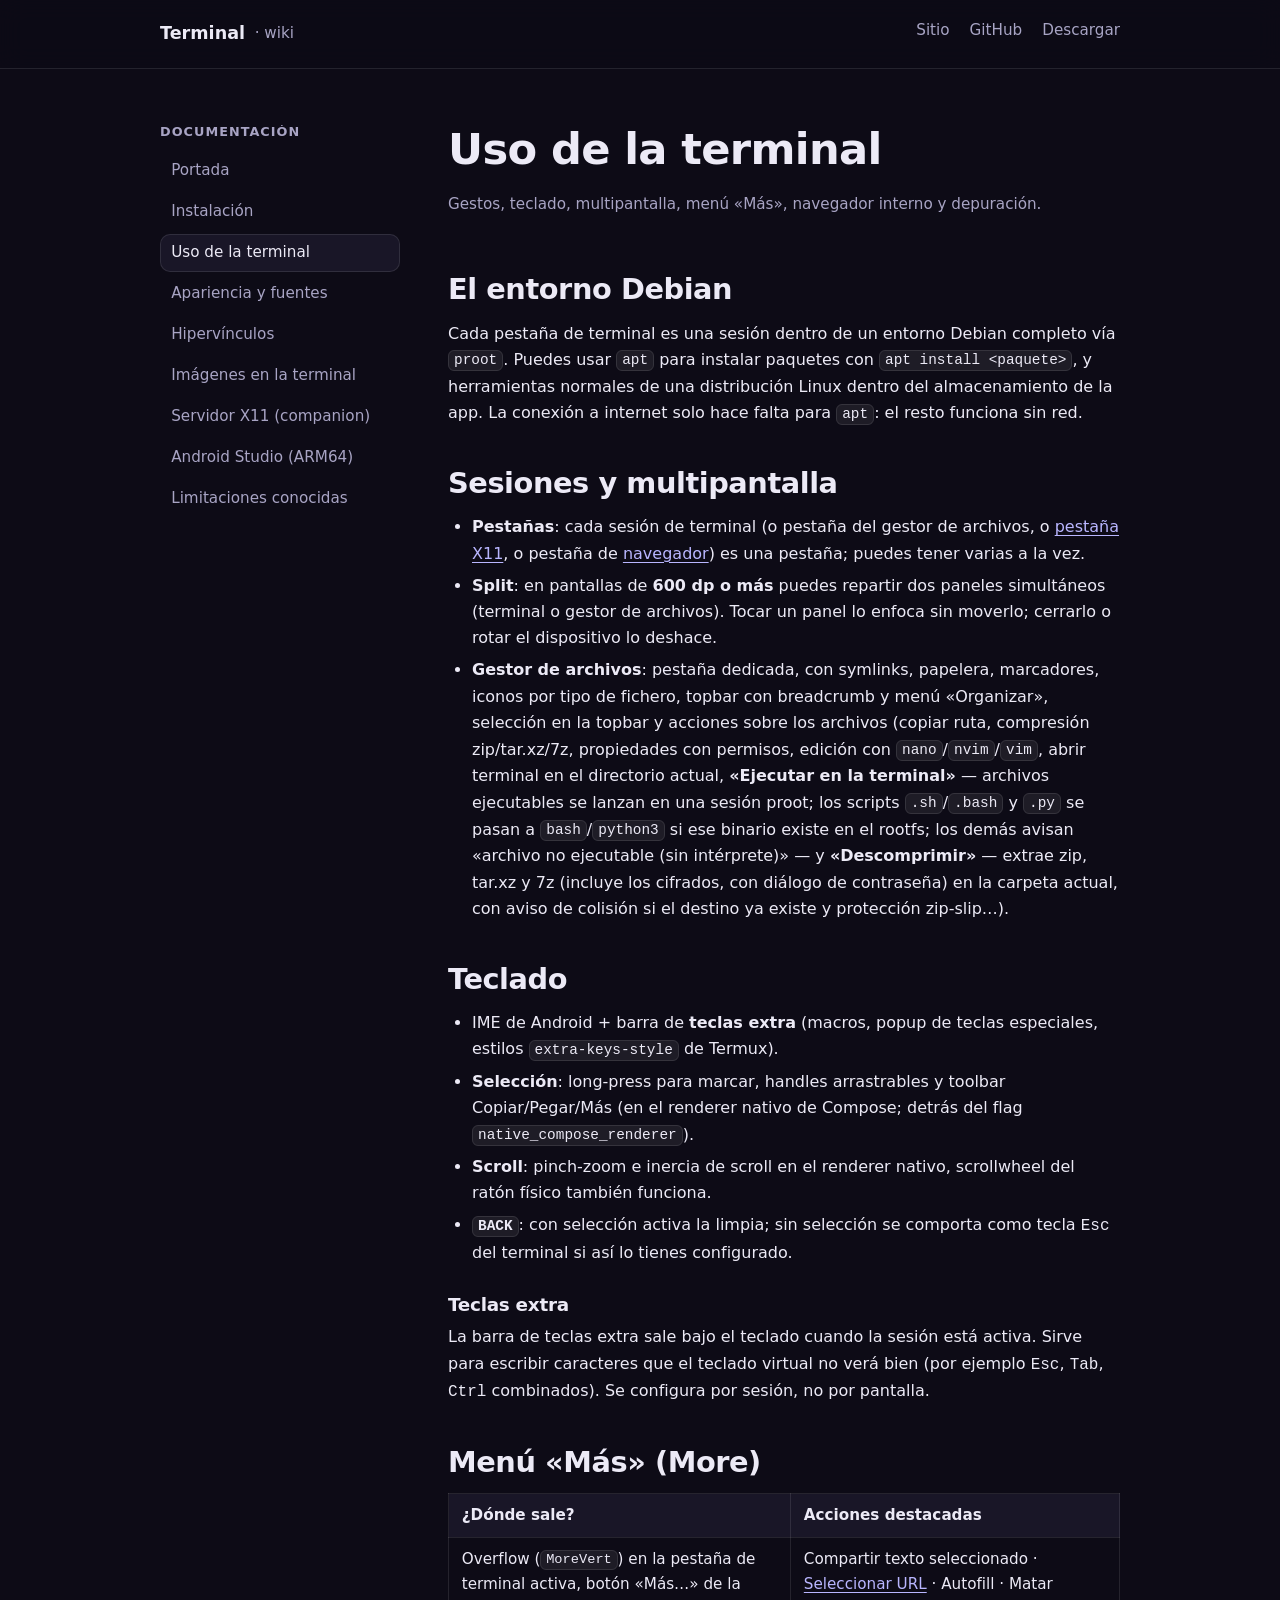
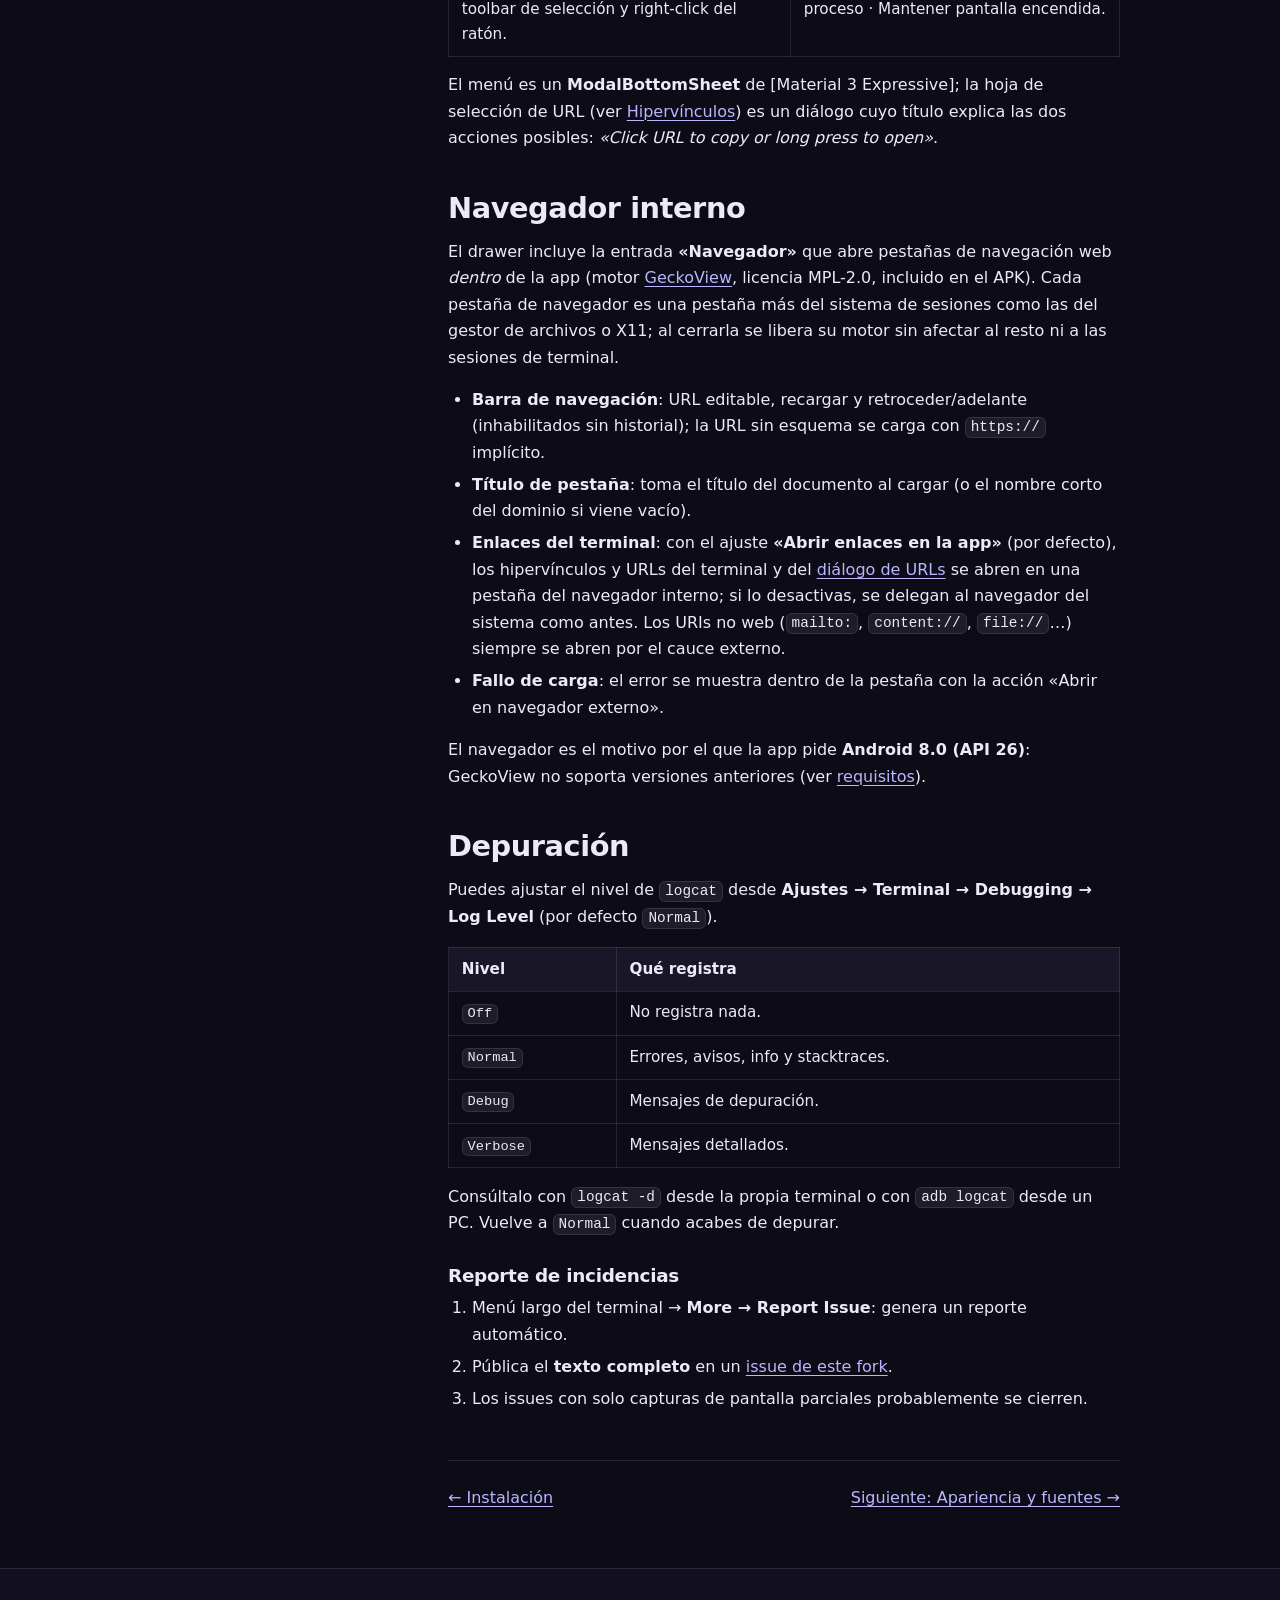
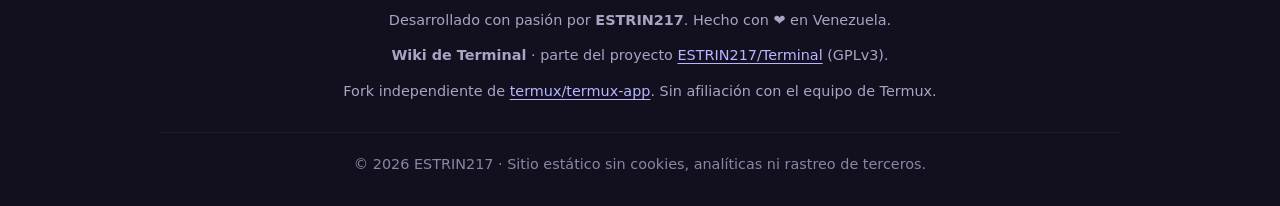
<file: wiki/uso-terminal.html>
<!DOCTYPE html>
<html lang="es">
<head>
    <meta charset="utf-8">
    <meta name="viewport" content="width=device-width, initial-scale=1">
    <title>Uso de la terminal — Wiki de Terminal</title>
    <meta name="description" content="Uso diario de la app Terminal: teclado y teclas extra, multipantalla, menú «Más», gestor de archivos, navegador interno GeckoView y depuración con logcat.">
    <meta name="color-scheme" content="dark">
    <link rel="canonical" href="https://terminal-gnulinux-docs.web.app/uso-terminal.html">
    <link rel="icon" href="https://terminal-gnulinux.web.app/img/icon-192.png" type="image/png">
    <link rel="stylesheet" href="styles.css">
</head>
<body>
    <a class="skip-link" href="#contenido">Saltar al contenido</a>

    <header class="site-header">
        <div class="wrap header-inner">
            <a class="brand" href="index.html">
                <span class="brand-name">Terminal</span>
                <span class="brand-sub">· wiki</span>
            </a>
            <nav class="site-nav" aria-label="Enlaces del sitio">
                <ul>
                    <li><a href="https://terminal-gnulinux.web.app">Sitio</a></li>
                    <li><a href="https://github.com/ESTRIN217/Terminal">GitHub</a></li>
                    <li><a href="https://github.com/ESTRIN217/Terminal/releases">Descargar</a></li>
                </ul>
            </nav>
        </div>
    </header>

    <main id="contenido">
        <div class="wrap docs">
            <nav class="docs-nav" aria-label="Páginas de la wiki">
                <h2>Documentación</h2>
                <ul>
                    <li><a href="index.html">Portada</a></li>
                    <li><a href="instalacion.html">Instalación</a></li>
                    <li><a href="uso-terminal.html" aria-current="page">Uso de la terminal</a></li>
                    <li><a href="personalizacion.html">Apariencia y fuentes</a></li>
                    <li><a href="hipervinculos.html">Hipervínculos</a></li>
                    <li><a href="imagenes.html">Imágenes en la terminal</a></li>
                    <li><a href="x11.html">Servidor X11 (companion)</a></li>
                    <li><a href="android-studio.html">Android Studio (ARM64)</a></li>
                    <li><a href="limitaciones.html">Limitaciones conocidas</a></li>
                </ul>
            </nav>

            <article class="docs-main">
                <header class="doc-head">
                    <h1>Uso de la terminal</h1>
                    <p class="doc-meta">Gestos, teclado, multipantalla, menú «Más», navegador interno y depuración.</p>
                </header>

                <div class="doc-body">
                    <h2>El entorno Debian</h2>
                    <p>
                        Cada pestaña de terminal es una sesión dentro de un entorno Debian completo vía
                        <code>proot</code>. Puedes usar <code>apt</code> para instalar paquetes con
                        <code>apt install &lt;paquete&gt;</code>, y herramientas normales de una
                        distribución Linux dentro del almacenamiento de la app. La conexión a internet
                        solo hace falta para <code>apt</code>: el resto funciona sin red.
                    </p>

                    <h2>Sesiones y multipantalla</h2>
                    <ul>
                        <li>
                            <strong>Pestañas</strong>: cada sesión de terminal (o pestaña del gestor de
                            archivos, o <a href="x11.html">pestaña X11</a>, o pestaña de
                            <a href="uso-terminal.html#navegador">navegador</a>) es una pestaña; puedes
                            tener varias a la vez.
                        </li>
                        <li>
                            <strong>Split</strong>: en pantallas de <strong>600 dp o más</strong> puedes
                            repartir dos paneles simultáneos (terminal o gestor de archivos). Tocar un
                            panel lo enfoca sin moverlo; cerrarlo o rotar el dispositivo lo deshace.
                        </li>
                        <li>
                            <strong>Gestor de archivos</strong>: pestaña dedicada, con symlinks,
                            papelera, marcadores, iconos por tipo de fichero, topbar con breadcrumb y
                            menú «Organizar», selección en la topbar y acciones sobre los archivos
                            (copiar ruta, compresión zip/tar.xz/7z, propiedades con permisos, edición
                            con <code>nano</code>/<code>nvim</code>/<code>vim</code>, abrir terminal en el directorio
                            actual,
                            <strong>«Ejecutar en la terminal»</strong> — archivos ejecutables se lanzan
                            en una sesión proot; los scripts <code>.sh</code>/<code>.bash</code> y
                            <code>.py</code> se pasan a <code>bash</code>/<code>python3</code> si ese
                            binario existe en el rootfs; los demás avisan «archivo no ejecutable (sin
                            intérprete)» — y
                            <strong>«Descomprimir»</strong> — extrae zip, tar.xz y 7z (incluye los
                            cifrados, con diálogo de contraseña) en la carpeta actual, con aviso de
                            colisión si el destino ya existe y protección zip-slip…).
                        </li>
                    </ul>

                    <h2>Teclado</h2>
                    <ul>
                        <li>IME de Android + barra de <strong>teclas extra</strong> (macros, popup de teclas especiales, estilos <code>extra-keys-style</code> de Termux).</li>
                        <li><strong>Selección</strong>: long-press para marcar, handles arrastrables y toolbar Copiar/Pegar/Más (en el renderer nativo de Compose; detrás del flag <code>native_compose_renderer</code>).</li>
                        <li><strong>Scroll</strong>: pinch-zoom e inercia de scroll en el renderer nativo, scrollwheel del ratón físico también funciona.</li>
                        <li><strong><code>BACK</code></strong>: con selección activa la limpia; sin selección se comporta como tecla <kbd>Esc</kbd> del terminal si así lo tienes configurado.</li>
                    </ul>

                    <h3>Teclas extra</h3>
                    <p>
                        La barra de teclas extra sale bajo el teclado cuando la sesión está activa.
                        Sirve para escribir caracteres que el teclado virtual no verá bien (por
                        ejemplo <kbd>Esc</kbd>, <kbd>Tab</kbd>, <kbd>Ctrl</kbd> combinados). Se
                        configura por sesión, no por pantalla.
                    </p>

                    <h2>Menú «Más» (More)</h2>
                    <table>
                        <thead>
                            <tr>
                                <th>¿Dónde sale?</th>
                                <th>Acciones destacadas</th>
                            </tr>
                        </thead>
                        <tbody>
                            <tr>
                                <td>Overflow (<code>MoreVert</code>) en la pestaña de terminal activa, botón «Más…» de la toolbar de selección y right-click del ratón.</td>
                                <td>
                                    Compartir texto seleccionado · <a href="hipervinculos.html#seleccionar-url">Seleccionar URL</a> ·
                                    Autofill · Matar proceso · Mantener pantalla encendida.
                                </td>
                            </tr>
                        </tbody>
                    </table>
                    <p>
                        El menú es un <strong>ModalBottomSheet</strong> de [Material 3 Expressive];
                        la hoja de selección de URL (ver <a href="hipervinculos.html">Hipervínculos</a>)
                        es un diálogo cuyo título explica las dos acciones posibles: <em>«Click URL to
                        copy or long press to open»</em>.
                    </p>

                    <h2 id="navegador">Navegador interno</h2>
                    <p>
                        El drawer incluye la entrada <strong>«Navegador»</strong> que abre pestañas de
                        navegación web <em>dentro</em> de la app (motor
                        <a href="https://github.com/mozilla-mobile/firefox-android">GeckoView</a>,
                        licencia MPL-2.0, incluido en el APK). Cada pestaña de navegador es una pestaña
                        más del sistema de sesiones como las del gestor de archivos o X11; al cerrarla
                        se libera su motor sin afectar al resto ni a las sesiones de terminal.
                    </p>
                    <ul>
                        <li>
                            <strong>Barra de navegación</strong>: URL editable, recargar y
                            retroceder/adelante (inhabilitados sin historial); la URL sin esquema se
                            carga con <code>https://</code> implícito.
                        </li>
                        <li>
                            <strong>Título de pestaña</strong>: toma el título del documento al cargar
                            (o el nombre corto del dominio si viene vacío).
                        </li>
                        <li>
                            <strong>Enlaces del terminal</strong>: con el ajuste
                            <strong>«Abrir enlaces en la app»</strong> (por defecto), los hipervínculos
                            y URLs del terminal y del
                            <a href="hipervinculos.html#seleccionar-url">diálogo de URLs</a> se abren en
                            una pestaña del navegador interno; si lo desactivas, se delegan al
                            navegador del sistema como antes. Los URIs no web (<code>mailto:</code>,
                            <code>content://</code>, <code>file://</code>…) siempre se abren por el
                            cauce externo.
                        </li>
                        <li>
                            <strong>Fallo de carga</strong>: el error se muestra dentro de la pestaña
                            con la acción «Abrir en navegador externo».
                        </li>
                    </ul>
                    <p>
                        El navegador es el motivo por el que la app pide <strong>Android 8.0 (API
                        26)</strong>: GeckoView no soporta versiones anteriores (ver
                        <a href="instalacion.html">requisitos</a>).
                    </p>

                    <h2>Depuración</h2>
                    <p>
                        Puedes ajustar el nivel de <code>logcat</code> desde
                        <strong>Ajustes → Terminal → Debugging → Log Level</strong> (por defecto
                        <code>Normal</code>).
                    </p>
                    <table>
                        <thead>
                            <tr>
                                <th>Nivel</th>
                                <th>Qué registra</th>
                            </tr>
                        </thead>
                        <tbody>
                            <tr><td><code>Off</code></td><td>No registra nada.</td></tr>
                            <tr><td><code>Normal</code></td><td>Errores, avisos, info y stacktraces.</td></tr>
                            <tr><td><code>Debug</code></td><td>Mensajes de depuración.</td></tr>
                            <tr><td><code>Verbose</code></td><td>Mensajes detallados.</td></tr>
                        </tbody>
                    </table>
                    <p>
                        Consúltalo con <code>logcat -d</code> desde la propia terminal o con
                        <code>adb logcat</code> desde un PC. Vuelve a <code>Normal</code> cuando
                        acabes de depurar.
                    </p>

                    <h3>Reporte de incidencias</h3>
                    <ol>
                        <li>Menú largo del terminal → <strong>More → Report Issue</strong>: genera un reporte automático.</li>
                        <li>Pública el <strong>texto completo</strong> en un <a href="https://github.com/ESTRIN217/Terminal/issues">issue de este fork</a>.</li>
                        <li>Los issues con solo capturas de pantalla parciales probablemente se cierren.</li>
                    </ol>
                </div>

                <nav class="page-nav" aria-label="Navegación entre páginas">
                    <a href="instalacion.html" rel="prev">← Instalación</a>
                    <a href="personalizacion.html" rel="next">Siguiente: Apariencia y fuentes →</a>
                </nav>
            </article>
        </div>
    </main>

    <footer class="footer">
        <div class="wrap footer__inner">
              <p>Desarrollado con pasión por <strong>ESTRIN217</strong>. Hecho con ❤️ en Venezuela.</p>
            <p>
                <strong>Wiki de Terminal</strong> · parte del proyecto
                <a href="https://github.com/ESTRIN217/Terminal">ESTRIN217/Terminal</a> (GPLv3).
            </p>
            <p class="muted">
                Fork independiente de <a href="https://github.com/termux/termux-app">termux/termux-app</a>.
                Sin afiliación con el equipo de Termux.
            </p>
            <div class="footer__bottom">
        <p class="footer__legal">© 2026 ESTRIN217 · Sitio estático sin cookies, analíticas ni rastreo de terceros.</p>
            </div>
        </div>
    </footer>
</body>
</html>
</file>
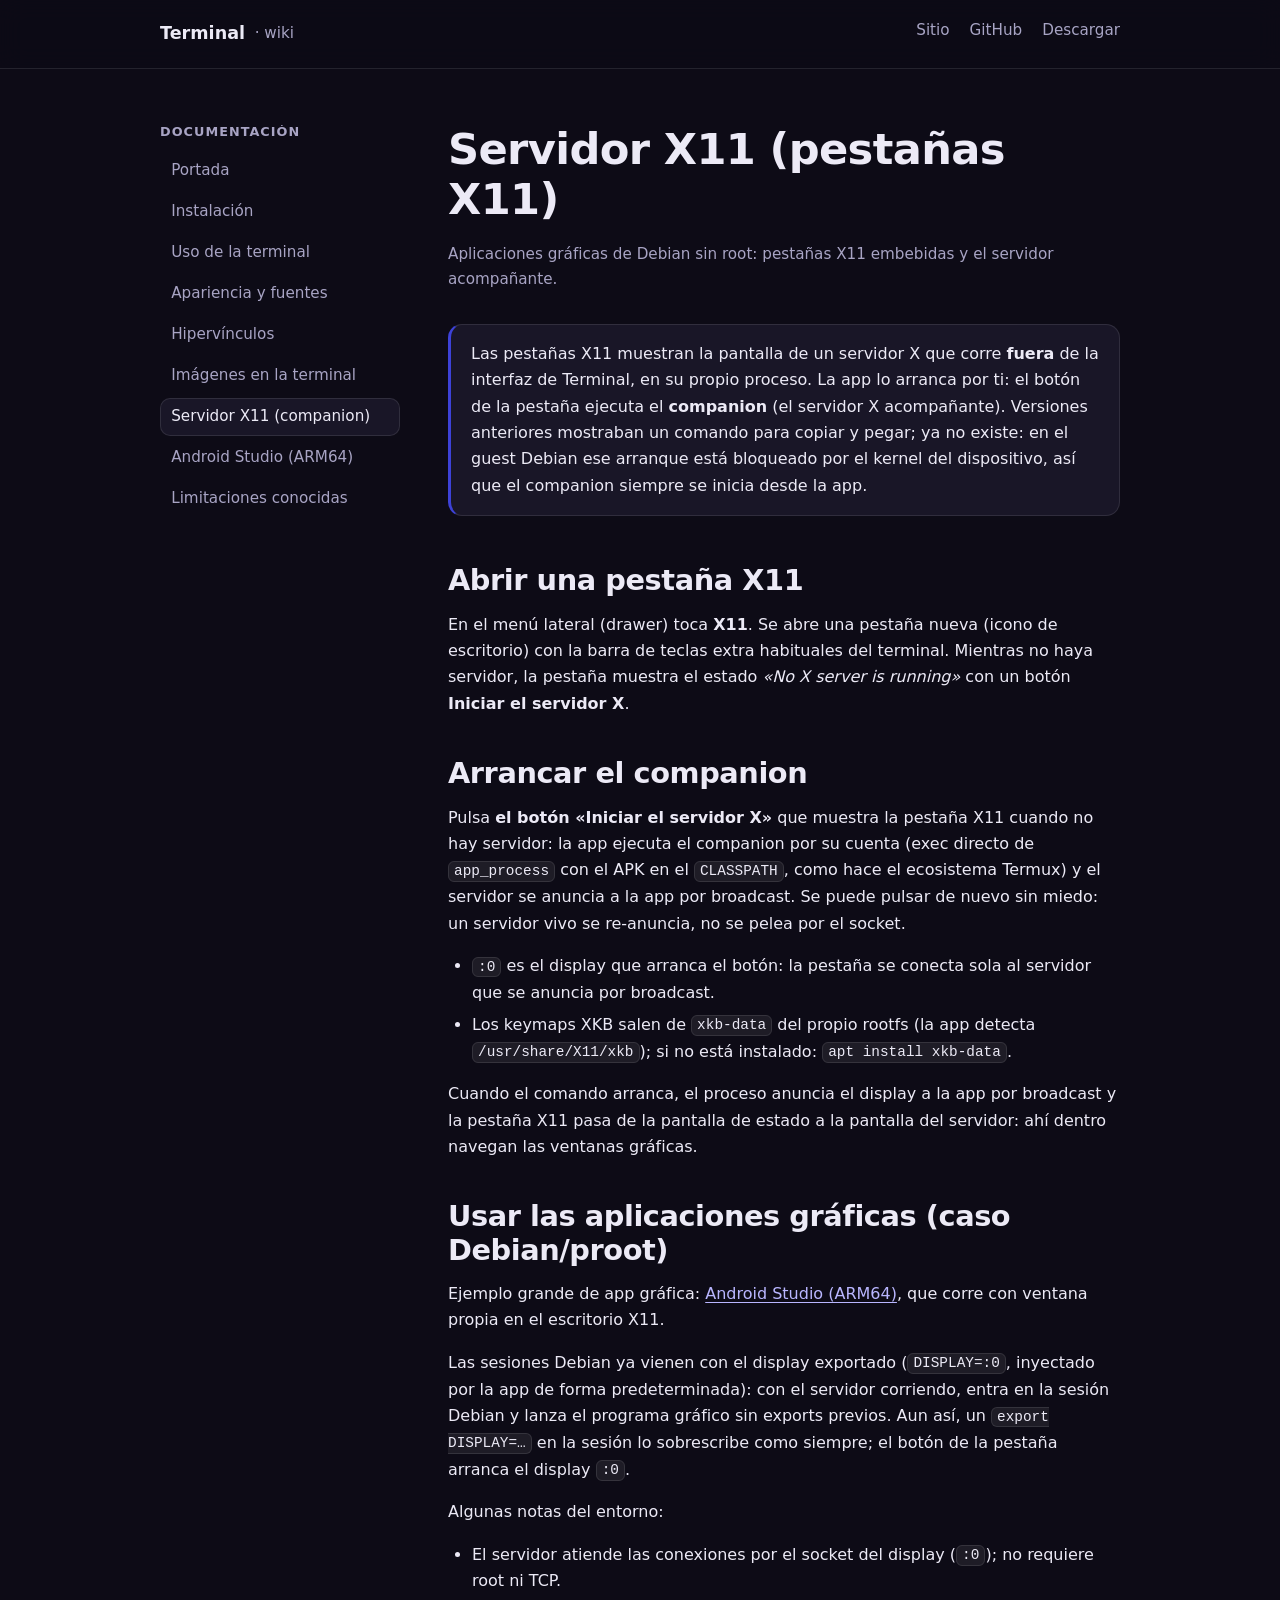
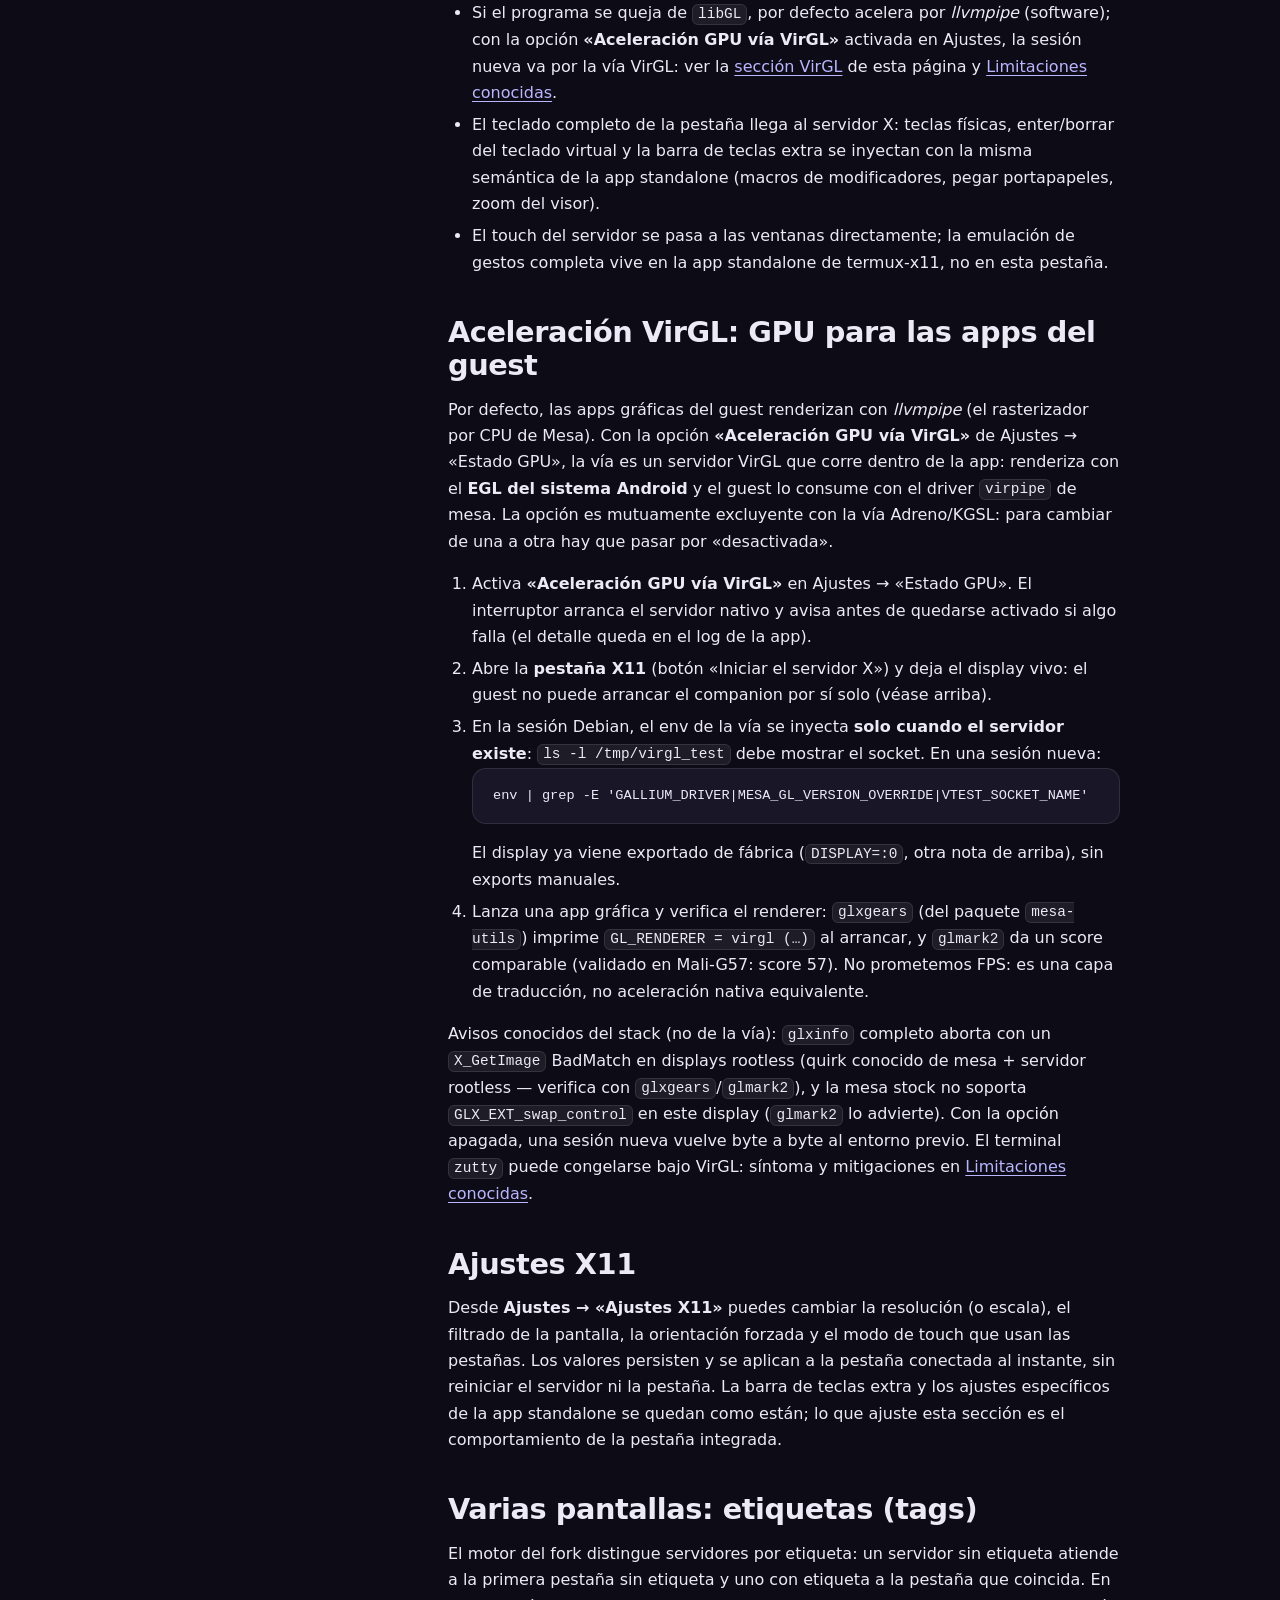
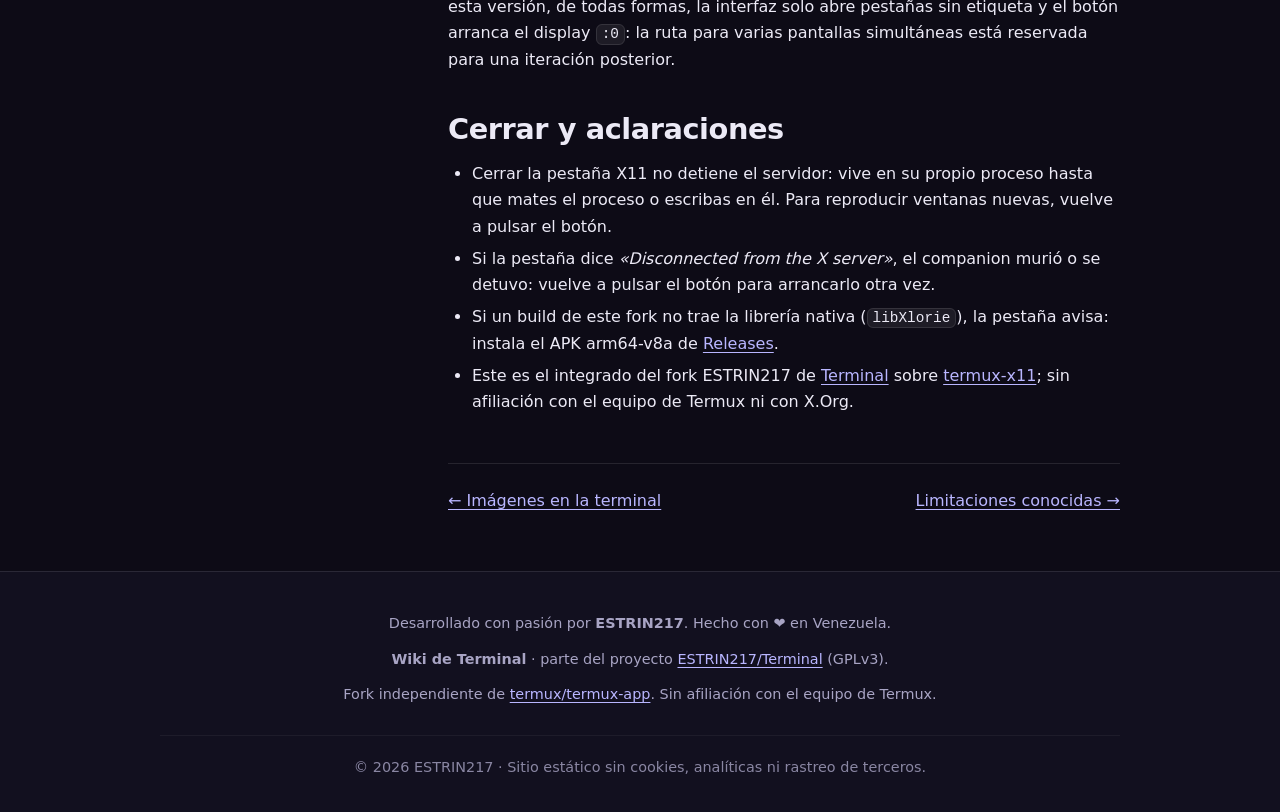
<file: wiki/x11.html>
<!DOCTYPE html>
<html lang="es">
<head>
    <meta charset="utf-8">
    <meta name="viewport" content="width=device-width, initial-scale=1">
    <title>Servidor X11 (pestañas X11) — Wiki de Terminal</title>
    <meta name="description" content="Cómo arrancar el servidor X acompañante (companion) para las pestañas X11 de Terminal: botón de la pestaña, etiquetas y casos proot.">
    <meta name="color-scheme" content="dark">
    <link rel="canonical" href="https://terminal-gnulinux-docs.web.app/x11.html">
    <link rel="icon" href="https://terminal-gnulinux.web.app/img/icon-192.png" type="image/png">
    <link rel="stylesheet" href="styles.css">
</head>
<body>
    <a class="skip-link" href="#contenido">Saltar al contenido</a>

    <header class="site-header">
        <div class="wrap header-inner">
            <a class="brand" href="index.html">
                <span class="brand-name">Terminal</span>
                <span class="brand-sub">· wiki</span>
            </a>
            <nav class="site-nav" aria-label="Enlaces del sitio">
                <ul>
                    <li><a href="https://terminal-gnulinux.web.app">Sitio</a></li>
                    <li><a href="https://github.com/ESTRIN217/Terminal">GitHub</a></li>
                    <li><a href="https://github.com/ESTRIN217/Terminal/releases">Descargar</a></li>
                </ul>
            </nav>
        </div>
    </header>

    <main id="contenido">
        <div class="wrap docs">
            <nav class="docs-nav" aria-label="Páginas de la wiki">
                <h2>Documentación</h2>
                <ul>
                    <li><a href="index.html">Portada</a></li>
                    <li><a href="instalacion.html">Instalación</a></li>
                    <li><a href="uso-terminal.html">Uso de la terminal</a></li>
                    <li><a href="personalizacion.html">Apariencia y fuentes</a></li>
                    <li><a href="hipervinculos.html">Hipervínculos</a></li>
                    <li><a href="imagenes.html">Imágenes en la terminal</a></li>
                    <li><a href="x11.html" aria-current="page">Servidor X11 (companion)</a></li>
                    <li><a href="android-studio.html">Android Studio (ARM64)</a></li>
                    <li><a href="limitaciones.html">Limitaciones conocidas</a></li>
                </ul>
            </nav>

            <article class="docs-main">
                <header class="doc-head">
                    <h1>Servidor X11 (pestañas X11)</h1>
                    <p class="doc-meta">Aplicaciones gráficas de Debian sin root: pestañas X11 embebidas y el servidor acompañante.</p>
                </header>

                <div class="doc-body">
                    <div class="key-point">
                        <p>
                            Las pestañas X11 muestran la pantalla de un servidor X que corre
                            <strong>fuera</strong> de la interfaz de Terminal, en su propio proceso.
                            La app lo arranca por ti: el botón de la pestaña ejecuta el
                            <strong>companion</strong> (el servidor X acompañante). Versiones
                            anteriores mostraban un comando para copiar y pegar; ya no existe:
                            en el guest Debian ese arranque está bloqueado por el kernel del
                            dispositivo, así que el companion siempre se inicia desde la app.
                        </p>
                    </div>

                    <h2>Abrir una pestaña X11</h2>
                    <p>
                        En el menú lateral (drawer) toca <strong>X11</strong>. Se abre una pestaña nueva
                        (icono de escritorio) con la barra de teclas extra habituales del terminal.
                        Mientras no haya servidor, la pestaña muestra el estado
                        <em>«No X server is running»</em> con un botón
                        <strong>Iniciar el servidor X</strong>.
                    </p>

                    <h2>Arrancar el companion</h2>
                    <p>
                        Pulsa <strong>el botón «Iniciar el servidor X»</strong> que muestra la pestaña
                        X11 cuando no hay servidor: la app ejecuta el companion por su cuenta (exec
                        directo de <code>app_process</code> con el APK en el <code>CLASSPATH</code>,
                        como hace el ecosistema Termux) y el servidor se anuncia a la app por
                        broadcast. Se puede pulsar de nuevo sin miedo: un servidor vivo se
                        re-anuncia, no se pelea por el socket.
                    </p>
                    <ul>
                        <li><code>:0</code> es el display que arranca el botón: la pestaña se conecta sola al servidor que se anuncia por broadcast.</li>
                        <li>Los keymaps XKB salen de <code>xkb-data</code> del propio rootfs (la app detecta <code>/usr/share/X11/xkb</code>); si no está instalado: <code>apt install xkb-data</code>.</li>
                    </ul>
                    <p>
                        Cuando el comando arranca, el proceso anuncia el display a la app por
                        broadcast y la pestaña X11 pasa de la pantalla de estado a la pantalla
                        del servidor: ahí dentro navegan las ventanas gráficas.
                    </p>

                    <h2>Usar las aplicaciones gráficas (caso Debian/proot)</h2>
                    <p>
                        Ejemplo grande de app gráfica: <a href="android-studio.html">Android Studio (ARM64)</a>,
                        que corre con ventana propia en el escritorio X11.
                    </p>
                    <p>
                        Las sesiones Debian ya vienen con el display exportado
                        (<code>DISPLAY=:0</code>, inyectado por la app de forma
                        predeterminada): con el servidor corriendo, entra en la sesión
                        Debian y lanza el programa gráfico sin exports previos. Aun así, un
                        <code>export DISPLAY=&hellip;</code> en la sesión lo sobrescribe como
                        siempre; el botón de la pestaña arranca el display <code>:0</code>.
                    </p>
                    <p>Algunas notas del entorno:</p>
                    <ul>
                        <li>El servidor atiende las conexiones por el socket del display (<code>:0</code>); no requiere root ni TCP.</li>
                        <li>Si el programa se queja de <code>libGL</code>, por defecto acelera por <em>llvmpipe</em> (software); con la opción <strong>«Aceleración GPU vía VirGL»</strong> activada en Ajustes, la sesión nueva va por la vía VirGL: ver la <a href="#virgl">sección VirGL</a> de esta página y <a href="limitaciones.html">Limitaciones conocidas</a>.</li>
                        <li>El teclado completo de la pestaña llega al servidor X: teclas físicas, enter/borrar del teclado virtual y la barra de teclas extra se inyectan con la misma semántica de la app standalone (macros de modificadores, pegar portapapeles, zoom del visor).</li>
                        <li>El touch del servidor se pasa a las ventanas directamente; la emulación de gestos completa vive en la app standalone de termux-x11, no en esta pestaña.</li>
                    </ul>

                    <h2 id="virgl">Aceleración VirGL: GPU para las apps del guest</h2>
                    <p>
                        Por defecto, las apps gráficas del guest renderizan con
                        <em>llvmpipe</em> (el rasterizador por CPU de Mesa). Con la opción
                        <strong>«Aceleración GPU vía VirGL»</strong> de Ajustes → «Estado GPU», la vía
                        es un servidor VirGL que corre dentro de la app: renderiza con el
                        <strong>EGL del sistema Android</strong> y el guest lo consume con el driver
                        <code>virpipe</code> de mesa. La opción es mutuamente excluyente con la vía
                        Adreno/KGSL: para cambiar de una a otra hay que pasar por «desactivada».
                    </p>
                    <ol>
                        <li>Activa <strong>«Aceleración GPU vía VirGL»</strong> en Ajustes → «Estado GPU».
                            El interruptor arranca el servidor nativo y avisa antes de quedarse
                            activado si algo falla (el detalle queda en el log de la app).</li>
                        <li>Abre la <strong>pestaña X11</strong> (botón «Iniciar el servidor X») y deja
                            el display vivo: el guest no puede arrancar el companion por sí solo
                            (véase arriba).</li>
                        <li>En la sesión Debian, el env de la vía se inyecta <strong>solo cuando el
                            servidor existe</strong>: <code>ls -l /tmp/virgl_test</code> debe mostrar
                            el socket. En una sesión nueva:
                            <pre><code>env | grep -E 'GALLIUM_DRIVER|MESA_GL_VERSION_OVERRIDE|VTEST_SOCKET_NAME'</code></pre>
                            El display ya viene exportado de fábrica (<code>DISPLAY=:0</code>, otra
                            nota de arriba), sin exports manuales.</li>
                        <li>Lanza una app gráfica y verifica el renderer: <code>glxgears</code> (del
                            paquete <code>mesa-utils</code>) imprime
                            <code>GL_RENDERER = virgl (…)</code> al arrancar, y <code>glmark2</code>
                            da un score comparable (validado en Mali-G57: score&nbsp;57). No
                            prometemos FPS: es una capa de traducción, no aceleración nativa
                            equivalente.</li>
                    </ol>
                    <p>
                        Avisos conocidos del stack (no de la vía): <code>glxinfo</code> completo
                        aborta con un <code>X_GetImage</code> BadMatch en displays rootless (quirk
                        conocido de mesa + servidor rootless — verifica con
                        <code>glxgears</code>/<code>glmark2</code>), y la mesa stock no soporta
                        <code>GLX_EXT_swap_control</code> en este display (<code>glmark2</code> lo
                        advierte). Con la opción apagada, una sesión nueva vuelve byte a byte al
                        entorno previo. El terminal <code>zutty</code> puede congelarse bajo VirGL:
                        síntoma y mitigaciones en
                        <a href="limitaciones.html#virgl-zutty">Limitaciones conocidas</a>.
                    </p>

                    <h2>Ajustes X11</h2>
                    <p>
                        Desde <strong>Ajustes → «Ajustes X11»</strong> puedes cambiar la
                        resolución (o escala), el filtrado de la pantalla, la orientación
                        forzada y el modo de touch que usan las pestañas. Los valores
                        persisten y se aplican a la pestaña conectada al instante, sin
                        reiniciar el servidor ni la pestaña. La barra de teclas extra y los
                        ajustes específicos de la app standalone se quedan como están; lo que
                        ajuste esta sección es el comportamiento de la pestaña integrada.
                    </p>

                    <h2>Varias pantallas: etiquetas (tags)</h2>
                    <p>
                        El motor del fork distingue servidores por etiqueta: un servidor sin
                        etiqueta atiende a la primera pestaña sin etiqueta y uno con etiqueta
                        a la pestaña que coincida. En esta versión, de todas formas, la
                        interfaz solo abre pestañas sin etiqueta y el botón arranca el display
                        <code>:0</code>: la ruta para varias pantallas simultáneas está
                        reservada para una iteración posterior.
                    </p>

                    <h2>Cerrar y aclaraciones</h2>
                    <ul>
                        <li>Cerrar la pestaña X11 no detiene el servidor: vive en su propio proceso hasta que mates el proceso o escribas en él. Para reproducir ventanas nuevas, vuelve a pulsar el botón.</li>
                        <li>Si la pestaña dice <em>«Disconnected from the X server»</em>, el companion murió o se detuvo: vuelve a pulsar el botón para arrancarlo otra vez.</li>
                        <li>Si un build de este fork no trae la librería nativa (<code>libXlorie</code>), la pestaña avisa: instala el APK arm64-v8a de <a href="https://github.com/ESTRIN217/Terminal/releases">Releases</a>.</li>
                        <li>Este es el integrado del fork ESTRIN217 de <a href="https://github.com/ESTRIN217/Terminal">Terminal</a> sobre <a href="https://github.com/termux/termux-x11">termux-x11</a>; sin afiliación con el equipo de Termux ni con X.Org.</li>
                    </ul>
                </div>

                <nav class="page-nav" aria-label="Navegación entre páginas">
                    <a href="imagenes.html" rel="prev">← Imágenes en la terminal</a>
                    <a href="limitaciones.html" rel="next">Limitaciones conocidas →</a>
                </nav>
            </article>
        </div>
    </main>

    <footer class="footer">
        <div class="wrap footer__inner">
              <p>Desarrollado con pasión por <strong>ESTRIN217</strong>. Hecho con ❤️ en Venezuela.</p>
            <p>
                <strong>Wiki de Terminal</strong> · parte del proyecto
                <a href="https://github.com/ESTRIN217/Terminal">ESTRIN217/Terminal</a> (GPLv3).
            </p>
            <p class="muted">
                Fork independiente de <a href="https://github.com/termux/termux-app">termux/termux-app</a>.
                Sin afiliación con el equipo de Termux.
            </p>
            <div class="footer__bottom">
        <p class="footer__legal">© 2026 ESTRIN217 · Sitio estático sin cookies, analíticas ni rastreo de terceros.</p>
            </div>
        </div>
    </footer>
</body>
</html>
</file>
<file: public/styles.css>
/* Terminal landing page.
   Static, no dependencies and no build step. Palette lifted from the app banner. */

/* ---------- Tokens ---------- */

:root {
    --bg: #0d0b16;
    --bg-alt: #12101f;
    --surface: #191627;
    --border: rgba(255, 255, 255, 0.1);
    --border-strong: rgba(255, 255, 255, 0.18);
    --text: #eceaf6;
    --muted: #a8a4c4;
    --brand-a: #2b2a6b;
    --brand-b: #3d42d8;
    --accent: #e46aa8;
    --green: #7ce38b;
    --warn: #ffb347;
    --radius: 14px;
    --radius-lg: 22px;
    --wrap: 1120px;
    --mono: ui-monospace, "Fira Code", "JetBrains Mono", "SFMono-Regular", Menlo, Consolas, monospace;
    --sans: system-ui, -apple-system, "Segoe UI", Roboto, Helvetica, Arial, sans-serif;
}

/* ---------- Reset ---------- */

*,
*::before,
*::after {
    box-sizing: border-box;
}

html {
    -webkit-text-size-adjust: 100%;
    scroll-behavior: smooth;
    scroll-padding-top: 5.5rem;
}

body {
    margin: 0;
    background: var(--bg);
    color: var(--text);
    font-family: var(--sans);
    font-size: 1rem;
    line-height: 1.65;
    -webkit-font-smoothing: antialiased;
}

img {
    max-width: 100%;
    height: auto;
    display: block;
}

a {
    color: #b9b6ff;
    text-decoration-thickness: 1px;
    text-underline-offset: 3px;
}

a:hover {
    color: #d6d4ff;
}

code {
    font-family: var(--mono);
    font-size: 0.9em;
    background: rgba(255, 255, 255, 0.07);
    border: 1px solid var(--border);
    border-radius: 6px;
    padding: 0.1em 0.35em;
    overflow-wrap: anywhere;
}

h1,
h2,
h3 {
    line-height: 1.15;
    margin: 0 0 0.5em;
    letter-spacing: -0.015em;
}

p {
    margin: 0 0 1em;
}

ul {
    margin: 0;
    padding: 0;
    list-style: none;
}

:focus-visible {
    outline: 2px solid var(--accent);
    outline-offset: 3px;
    border-radius: 4px;
}

.skip-link {
    position: absolute;
    left: -9999px;
    top: 0;
    z-index: 100;
    background: var(--accent);
    color: #14060f;
    font-weight: 700;
    padding: 0.75rem 1.25rem;
    border-radius: 0 0 var(--radius) 0;
}

.skip-link:focus {
    left: 0;
}

/* ---------- Layout ---------- */

.wrap { width: 100%; max-width: var(--wrap); margin: 0 auto; padding: 0 20px; }

.wrap-narrow {
    max-width: 820px;
}

.section {
    padding-block: clamp(3.5rem, 8vw, 6rem);
}

.section-alt {
    background: var(--bg-alt);
    border-block: 1px solid var(--border);
}

.section-head {
    max-width: 60ch;
    margin-bottom: clamp(2rem, 4vw, 3rem);
}

.section-head h2 {
    font-size: clamp(1.7rem, 3.4vw, 2.4rem);
}

.section-head p {
    color: var(--muted);
    margin: 0;
}

/* ---------- Botones ---------- */

.btn {
    display: inline-flex;
    align-items: center;
    gap: 0.5rem;
    border: 1px solid transparent;
    border-radius: 999px;
    padding: 0.8rem 1.5rem;
    font: inherit;
    font-weight: 650;
    text-decoration: none;
    cursor: pointer;
    transition: transform 0.15s ease, box-shadow 0.15s ease, background-color 0.15s ease;
}

.btn:hover {
    transform: translateY(-1px);
}

.btn-primary {
    background: linear-gradient(135deg, var(--brand-b), #6a5cf0);
    color: #fff;
    box-shadow: 0 8px 24px -10px rgba(61, 66, 216, 0.9);
}

.btn-primary:hover {
    color: #fff;
    background: linear-gradient(135deg, #4b50e6, #7a6df5);
}

.btn-ghost {
    background: rgba(255, 255, 255, 0.04);
    border-color: var(--border-strong);
    color: var(--text);
}

.btn-ghost:hover {
    background: rgba(255, 255, 255, 0.09);
    color: var(--text);
}

.btn-sm {
    padding: 0.55rem 1.05rem;
    font-size: 0.92rem;
}

.btn-note {
    font-weight: 500;
    font-size: 0.8em;
    opacity: 0.75;
}

/* ---------- Cabecera ---------- */

.site-header {
    position: sticky;
    top: 0;
    z-index: 50;
    background: rgba(13, 11, 22, 0.82);
    backdrop-filter: blur(12px);
    border-bottom: 1px solid transparent;
    transition: border-color 0.2s ease, background-color 0.2s ease;
}

.site-header.is-stuck {
    border-bottom-color: var(--border);
    background: rgba(13, 11, 22, 0.95);
}

.header-inner {
    display: flex;
    align-items: center;
    justify-content: space-between;
    gap: 1rem;
    min-height: 64px;
}

.brand {
    display: inline-flex;
    align-items: center;
    gap: 0.6rem;
    text-decoration: none;
    color: var(--text);
    font-weight: 700;
}

.brand-icon {
    border-radius: 9px;
}

.badge {
    font-size: 0.72rem;
    font-weight: 600;
    letter-spacing: 0.02em;
    border-radius: 999px;
    padding: 0.15rem 0.55rem;
}

.badge-version {
    background: rgba(124, 227, 139, 0.14);
    color: var(--green);
    border: 1px solid rgba(124, 227, 139, 0.3);
}

.nav-toggle {
    display: none;
    align-items: center;
    gap: 0.5rem;
    background: rgba(255, 255, 255, 0.05);
    border: 1px solid var(--border-strong);
    color: var(--text);
    border-radius: 999px;
    padding: 0.5rem 0.95rem;
    font: inherit;
    font-size: 0.9rem;
    cursor: pointer;
}

.nav-toggle-bars {
    width: 16px;
    height: 2px;
    background: currentColor;
    position: relative;
    border-radius: 2px;
}

.nav-toggle-bars::before,
.nav-toggle-bars::after {
    content: "";
    position: absolute;
    left: 0;
    width: 16px;
    height: 2px;
    background: currentColor;
    border-radius: 2px;
}

.nav-toggle-bars::before {
    top: -5px;
}

.nav-toggle-bars::after {
    top: 5px;
}

.site-nav ul {
    display: flex;
    align-items: center;
    gap: 1.5rem;
}

.site-nav a:not(.btn) {
    color: var(--muted);
    text-decoration: none;
    font-size: 0.95rem;
}

.site-nav a:not(.btn):hover {
    color: var(--text);
}

/* ---------- Hero ---------- */

.hero {
    position: relative;
    overflow: hidden;
    padding-block: clamp(3rem, 7vw, 5.5rem) clamp(3.5rem, 8vw, 6rem);
    background:
        radial-gradient(60rem 32rem at 78% -10%, rgba(61, 66, 216, 0.4), transparent 60%),
        radial-gradient(40rem 26rem at 8% 10%, rgba(228, 106, 168, 0.16), transparent 60%),
        linear-gradient(160deg, var(--brand-a) 0%, var(--bg) 62%);
}

.hero-inner {
    display: grid;
    grid-template-columns: minmax(0, 1.15fr) minmax(0, 0.85fr);
    gap: clamp(2rem, 5vw, 4rem);
    align-items: center;
}

.eyebrow {
    display: inline-block;
    font-size: 0.82rem;
    font-weight: 600;
    letter-spacing: 0.04em;
    text-transform: uppercase;
    color: var(--muted);
    margin-bottom: 1rem;
}

.hero h1 {
    font-size: clamp(2.2rem, 6vw, 3.6rem);
    margin-bottom: 0.6rem;
}

.lead {
    font-size: clamp(1.05rem, 1.6vw, 1.2rem);
    color: #d6d3ea;
    max-width: 56ch;
}

.cta-row {
    display: flex;
    flex-wrap: wrap;
    gap: 0.8rem;
    margin-block: 1.75rem 1.5rem;
}

.chips {
    display: flex;
    flex-wrap: wrap;
    gap: 0.5rem;
}

.chips li {
    font-size: 0.85rem;
    color: var(--muted);
    border: 1px solid var(--border);
    border-radius: 999px;
    padding: 0.3rem 0.8rem;
    background: rgba(0, 0, 0, 0.2);
}

.hero-foot {
    margin-top: 1.5rem;
    font-size: 0.88rem;
    color: var(--muted);
    margin-bottom: 0;
}

/* ---------- Phone mockups ---------- */

.phone {
    margin: 0;
}

.phone img {
    width: 100%;
    border-radius: var(--radius-lg);
    border: 1px solid var(--border-strong);
    box-shadow: 0 30px 70px -30px rgba(0, 0, 0, 0.9);
    background: #191627;
}

.phone figcaption {
    margin-top: 0.85rem;
    font-size: 0.88rem;
    color: var(--muted);
    text-align: center;
}

.hero-shot {
    max-width: 300px;
    margin-inline: auto;
    transform: rotate(2deg);
}

/* ---------- Fork notice ---------- */

.notice {
    margin-top: clamp(-2rem, -3vw, -1rem);
    position: relative;
    background: linear-gradient(135deg, rgba(228, 106, 168, 0.14), rgba(61, 66, 216, 0.14));
    border: 1px solid var(--border-strong);
    border-radius: var(--radius-lg);
    padding: clamp(1.25rem, 3vw, 1.75rem);
}

.notice h2 {
    font-size: 1.1rem;
    color: var(--accent);
    margin-bottom: 0.4rem;
}

.notice p {
    margin: 0;
    color: #dedbf0;
}

/* ---------- Grids and cards ---------- */

.grid {
    display: grid;
    gap: 1rem;
}

.grid-2 {
    grid-template-columns: repeat(auto-fit, minmax(280px, 1fr));
}

.grid-3 {
    grid-template-columns: repeat(auto-fit, minmax(280px, 1fr));
}

.card {
    background: var(--surface);
    border: 1px solid var(--border);
    border-radius: var(--radius);
    padding: 1.4rem;
    transition: border-color 0.18s ease, transform 0.18s ease;
}

.card:hover {
    border-color: var(--border-strong);
    transform: translateY(-2px);
}

.card h3 {
    font-size: 1.05rem;
    margin-bottom: 0.4rem;
}

.card p {
    margin: 0;
    color: var(--muted);
    font-size: 0.96rem;
}

/* ---------- Capturas ---------- */

.gallery {
    display: grid;
    grid-template-columns: repeat(auto-fit, minmax(250px, 1fr));
    gap: clamp(1rem, 3vw, 2rem);
    justify-items: center;
}

/* ---------- Download section ---------- */

.split {
    display: grid;
    grid-template-columns: minmax(0, 1.2fr) minmax(0, 0.8fr);
    gap: clamp(2rem, 5vw, 4rem);
    align-items: start;
}

.steps {
    counter-reset: step;
    display: grid;
    gap: 2rem;
    list-style: none;
    padding: 0;
    margin: 0;
    position: relative;
}

.steps li {
    position: relative;
    padding-left: 3.5rem;
    counter-increment: step;
    transition: transform 0.2s ease;
}

/* Línea conectora entre pasos */
.steps li:not(:last-child)::after {
    content: "";
    position: absolute;
    left: 1.05rem;
    top: 2.5rem;
    bottom: -1.5rem;
    width: 2px;
    background: linear-gradient(to bottom, rgba(122, 109, 245, 0.4), transparent);
}

.steps li::before {
    content: counter(step);
    position: absolute;
    left: 0;
    top: 0;
    width: 2.2rem;
    height: 2.2rem;
    display: grid;
    place-items: center;
    border-radius: 50%;
    background: rgba(61, 66, 216, 0.15);
    border: 1px solid rgba(122, 109, 245, 0.4);
    color: #c9c6ff;
    font-weight: 700;
    font-size: 0.95rem;
    box-shadow: 0 0 12px rgba(61, 66, 216, 0.2);
}

.steps h3 {
    font-size: 1.15rem;
    margin-bottom: 0.35rem;
    color: var(--text);
}

.steps p {
    margin: 0;
    color: var(--muted);
    font-size: 0.98rem;
    line-height: 1.6;
}


.panel {
    background: var(--surface);
    border: 1px solid var(--border);
    border-radius: var(--radius);
    padding: 1.75rem;
    box-shadow: 0 20px 40px -20px rgba(0, 0, 0, 0.7);
}

.panel h3 {
    font-size: 1.1rem;
    margin-bottom: 0.5rem;
}

.panel-lead {
    color: var(--muted);
    font-size: 0.9rem;
    margin-bottom: 1rem;
}

/* Caja del Hash con estilo de consola */
.hash {
    background: #07050c;
    border: 1px solid rgba(255, 255, 255, 0.05);
    border-radius: 8px;
    padding: 0.75rem 1rem;
    white-space: normal;
    overflow-wrap: anywhere;
    margin: 0 0 1rem;
    display: flex;
    align-items: center;
}

.hash code {
    background: none;
    border: 0;
    padding: 0;
    font-size: 0.8rem;
    color: var(--green);
    font-family: var(--mono);
    letter-spacing: 0.02em;
}

/* Lista de especificaciones técnicas */
.specs {
    margin: 1.5rem 0 0;
    border-top: 1px solid rgba(255, 255, 255, 0.08);
    padding-top: 1.2rem;
    display: grid;
    gap: 0.8rem;
}

.specs > div {
    display: flex;
    justify-content: space-between;
    align-items: center;
    gap: 1rem;
    font-size: 0.9rem;
    padding-bottom: 0.4rem;
    border-bottom: 1px solid rgba(255, 255, 255, 0.02);
}

.specs > div:last-child {
    border-bottom: 0;
    padding-bottom: 0;
}

.specs dt {
    color: var(--muted);
    font-weight: 500;
}

.specs dd {
    margin: 0;
    text-align: right;
    color: var(--text);
    font-family: var(--mono);
    font-size: 0.88rem;
}

.warning {
    margin-top: clamp(1.5rem, 4vw, 2.5rem);
    border: 1px solid rgba(255, 179, 71, 0.35);
    background: rgba(255, 179, 71, 0.08);
    border-radius: var(--radius);
    padding: 1.25rem 1.5rem;
}

.warning h3 {
    font-size: 1.02rem;
    color: var(--warn);
}

.warning p {
    margin-bottom: 0.6rem;
    color: #e5e1d5;
    font-size: 0.96rem;
}

.warning p:last-child {
    margin-bottom: 0;
}

/* ---------- FAQ ---------- */

.faq {
    display: grid;
    gap: 0.7rem;
}

.faq details,
.verify {
    background: var(--surface);
    border: 1px solid var(--border);
    border-radius: var(--radius);
    padding: 0.2rem 1.1rem;
}

.verify {
    padding: 0.2rem 1.35rem;
    margin-top: clamp(1.5rem, 4vw, 2.5rem);
}

.faq details[open],
.verify[open] {
    border-color: var(--border-strong);
}

.faq summary,
.verify summary {
    cursor: pointer;
    font-weight: 600;
    padding: 0.85rem 0;
    list-style: none;
    display: flex;
    justify-content: space-between;
    gap: 1rem;
    align-items: center;
}

.faq summary::-webkit-details-marker,
.verify summary::-webkit-details-marker {
    display: none;
}

.faq summary::after,
.verify summary::after {
    content: "+";
    color: var(--accent);
    font-size: 1.3rem;
    line-height: 1;
    transition: transform 0.2s ease;
}

.faq details[open] summary::after,
.verify[open] summary::after {
    content: "−";
}

.faq p {
    margin: 0 0 1rem;
    color: var(--muted);
    font-size: 0.96rem;
}

.verify-body {
    padding-bottom: 1.25rem;
}

.verify-body p {
    color: var(--muted);
    font-size: 0.96rem;
}

.verify-note {
    margin: 1rem 0 0;
    font-size: 0.9rem;
}

/* ---------- Grid de enlaces y pie reorganizado ---------- */

.footer-grid {
    display: grid;
    grid-template-columns: repeat(auto-fit, minmax(220px, 1fr));
    gap: clamp(1.5rem, 3vw, 2.5rem);
}

.footer-col {
    display: flex;
    flex-direction: column;
}

.footer-heading {
    font-size: 0.85rem;
    font-weight: 700;
    text-transform: uppercase;
    letter-spacing: 0.06em;
    color: var(--accent);
    margin-bottom: 1rem;
}

.footer-links {
    list-style: none;
    padding: 0;
    margin: 0;
    display: grid;
    gap: 0.6rem;
}

.footer-links a {
    color: var(--muted);
    text-decoration: none;
    font-size: 0.95rem;
    transition: color 0.15s ease, transform 0.15s ease;
    display: inline-block;
}

.footer-links a:hover {
    color: var(--text);
    transform: translateX(2px);
}

.link-featured {
    background: var(--surface);
    border: 1px solid var(--border);
    border-radius: 10px;
    padding: 0.6rem 0.8rem;
}

.link-featured span {
    display: block;
    font-weight: 600;
    color: var(--text);
}

.link-featured small {
    display: block;
    font-size: 0.78rem;
    color: var(--muted);
    margin-top: 0.1rem;
}

.link-featured:hover {
    border-color: var(--border-strong);
    background: rgba(61, 66, 216, 0.12);
}

/* ---------- Footer ---------- */

.footer {
    padding: clamp(2.5rem, 5vw, 4rem) 0 clamp(1.5rem, 3vw, 2.5rem);
    border-top: 1px solid var(--border);
    background: var(--bg);
}

.footer__inner {
    display: flex;
    flex-direction: column;
    align-items: center;
    text-align: center;
    gap: 1rem;
}

.footer__brand-row {
    display: flex;
    align-items: center;
    gap: 0.75rem;
}

.footer__credits {
    font-size: 0.95rem;
    color: var(--text);
    margin: 0;
}

.footer__meta {
    font-size: 0.88rem;
    color: var(--muted);
    margin: 0;
}

.footer__disclaimer {
    max-width: 60ch;
    font-size: 0.84rem;
    margin: 0;
}

.footer__bottom {
    margin-top: 1rem;
    padding-top: 1.25rem;
    border-top: 1px solid rgba(255, 255, 255, 0.05);
    width: 100%;
}

.footer__legal {
    font-size: 0.8rem;
    color: var(--muted);
    opacity: 0.75;
    margin: 0;
}

.muted {
    color: var(--muted);
}

/* ---------- Responsive ---------- */

@media (max-width: 900px) {
    .hero-inner,
    .split {
        grid-template-columns: minmax(0, 1fr);
    }

    .hero-shot {
        max-width: 260px;
        transform: none;
    }

    .nav-toggle {
        display: inline-flex;
    }

    .site-nav {
        display: none;
        width: 100%;
        padding-bottom: 1rem;
    }

    .site-nav.is-open {
        display: block;
    }

    .site-nav ul {
        flex-direction: column;
        align-items: stretch;
        gap: 0.15rem;
    }

    .site-nav li {
        border-top: 1px solid var(--border);
    }

    .site-nav a:not(.btn) {
        display: block;
        padding: 0.8rem 0.1rem;
    }

    .site-nav .btn {
        margin-top: 0.7rem;
    }

    .header-inner {
        flex-wrap: wrap;
        padding-block: 0.75rem;
    }

    .specs > div {
        flex-direction: column;
        gap: 0.15rem;
    }

    .specs dd {
        text-align: left;
    }
}

@media (max-width: 480px) {
    .chips li {
        font-size: 0.8rem;
    }

    .gallery {
        /* Define explícitamente una cuadrícula de 2 columnas de igual tamaño */
        grid-template-columns: repeat(2, minmax(0, 1fr));
        /* Reduce ligeramente el espacio para que las tarjetas no se vean tan apretadas */
        gap: 0.75rem; 
    }
}

/* ---------- Accesibilidad ---------- */

@media (prefers-reduced-motion: reduce) {
    html {
        scroll-behavior: auto;
    }

    *,
    *::before,
    *::after {
        animation-duration: 0.01ms !important;
        animation-iteration-count: 1 !important;
        transition-duration: 0.01ms !important;
    }
}

@media (prefers-contrast: more) {
    :root {
        --muted: #cdc9e4;
        --border: rgba(255, 255, 255, 0.3);
        --border-strong: rgba(255, 255, 255, 0.55);
    }
}
</file>
<file: wiki/styles.css>
/* Terminal docs wiki.
   Static, no dependencies and no build step. Tokens cloned from public/styles.css. */

/* ---------- Tokens ---------- */

:root {
    --bg: #0d0b16;
    --bg-alt: #12101f;
    --surface: #191627;
    --border: rgba(255, 255, 255, 0.1);
    --border-strong: rgba(255, 255, 255, 0.18);
    --text: #eceaf6;
    --muted: #a8a4c4;
    --brand-b: #3d42d8;
    --accent: #e46aa8;
    --green: #7ce38b;
    --warn: #ffb347;
    --radius: 14px;
    --radius-lg: 22px;
    --wrap: 1000px;
    --mono: ui-monospace, "Fira Code", "JetBrains Mono", "SFMono-Regular", Menlo, Consolas, monospace;
    --sans: system-ui, -apple-system, "Segoe UI", Roboto, Helvetica, Arial, sans-serif;
}

/* ---------- Reset ---------- */

*,
*::before,
*::after {
    box-sizing: border-box;
}

html {
    -webkit-text-size-adjust: 100%;
    scroll-behavior: smooth;
    scroll-padding-top: 5.5rem;
}

body {
    margin: 0;
    background: var(--bg);
    color: var(--text);
    font-family: var(--sans);
    font-size: 1rem;
    line-height: 1.65;
    -webkit-font-smoothing: antialiased;
}

img {
    max-width: 100%;
    height: auto;
    display: block;
}

a {
    color: #b9b6ff;
    text-decoration-thickness: 1px;
    text-underline-offset: 3px;
}

a:hover {
    color: #d6d4ff;
}

code {
    font-family: var(--mono);
    font-size: 0.9em;
    background: rgba(255, 255, 255, 0.07);
    border: 1px solid var(--border);
    border-radius: 6px;
    padding: 0.1em 0.35em;
    overflow-wrap: anywhere;
}

pre {
    margin: 0 0 1em;
    padding: 1rem 1.25rem;
    background: var(--surface);
    border: 1px solid var(--border);
    border-radius: var(--radius);
    overflow-x: auto;
}

pre code {
    display: block;
    background: none;
    border: 0;
    padding: 0;
    font-size: 0.85rem;
}

h1,
h2,
h3 {
    line-height: 1.15;
    margin: 0 0 0.5em;
    letter-spacing: -0.015em;
}

p {
    margin: 0 0 1em;
}

ul,
ol {
    margin: 0 0 1em;
    padding-left: 1.5rem;
}

li {
    margin-bottom: 0.35em;
}

dl {
    margin: 0 0 1em;
}

dt {
    font-weight: 650;
}

dd {
    margin: 0 0 0.6em;
    margin-inline-start: 0;
}

table {
    width: 100%;
    border-collapse: collapse;
    margin: 0 0 1em;
    font-size: 0.95rem;
}

th,
td {
    text-align: left;
    border: 1px solid var(--border);
    padding: 0.55rem 0.8rem;
    vertical-align: top;
}

th {
    background: var(--surface);
}

blockquote {
    margin: 0 0 1em;
    padding: 0.75rem 1.25rem;
    border-inline-start: 3px solid var(--warn);
    border-radius: 6px;
    background: rgba(255, 179, 71, 0.08);
    color: var(--muted);
}

blockquote p:last-child {
    margin-bottom: 0;
}

:focus-visible {
    outline: 2px solid var(--accent);
    outline-offset: 3px;
    border-radius: 4px;
}

.skip-link {
    position: absolute;
    left: -9999px;
    top: 0;
    z-index: 100;
    background: var(--accent);
    color: #14060f;
    font-weight: 700;
    padding: 0.75rem 1.25rem;
    border-radius: 0 0 var(--radius) 0;
}

.skip-link:focus {
    left: 0;
}

/* ---------- Layout ---------- */

.wrap {
    width: 100%;
    max-width: var(--wrap);
    margin: 0 auto;
    padding: 0 20px;
}

.docs {
    display: grid;
    gap: 2.5rem;
    padding-block: clamp(2rem, 5vw, 3.5rem);
}

@media (min-width: 880px) {
    .docs {
        grid-template-columns: 240px minmax(0, 1fr);
        gap: 3rem;
    }

    .docs-nav {
        position: sticky;
        top: 6.5rem;
        align-self: start;
        max-height: calc(100vh - 7.5rem);
        overflow-y: auto;
    }
}

/* ---------- Cabecera ---------- */

.site-header {
    position: sticky;
    top: 0;
    z-index: 50;
    background: rgba(13, 11, 22, 0.92);
    backdrop-filter: blur(12px);
    border-bottom: 1px solid var(--border);
}

.header-inner {
    display: flex;
    align-items: center;
    justify-content: space-between;
    min-height: 4.25rem;
}

.brand {
    display: inline-flex;
    align-items: center;
    gap: 0.6rem;
    font-weight: 700;
    font-size: 1.1rem;
    color: var(--text);
    text-decoration: none;
}

.brand:hover {
    color: var(--text);
}

.brand-sub {
    color: var(--muted);
    font-weight: 500;
    font-size: 0.95rem;
}

.site-nav ul {
    display: flex;
    flex-wrap: wrap;
    gap: 0.25rem 1.25rem;
    margin: 0;
    padding: 0;
    list-style: none;
    font-size: 0.95rem;
}

.site-nav a {
    color: var(--muted);
    text-decoration: none;
    padding: 0.35em 0;
}

.site-nav a:hover,
.site-nav a[aria-current="page"] {
    color: var(--text);
}

.site-nav a[aria-current="page"] {
    text-decoration: underline;
    text-decoration-color: var(--accent);
}

/* ---------- Índice lateral ---------- */

.docs-nav h2 {
    font-size: 0.8rem;
    text-transform: uppercase;
    letter-spacing: 0.08em;
    color: var(--muted);
    margin-bottom: 0.75rem;
}

.docs-nav ul {
    list-style: none;
    margin: 0;
    padding: 0;
    font-size: 0.95rem;
}

.docs-nav li {
    margin-bottom: 0.2rem;
}

.docs-nav a {
    display: block;
    padding: 0.4rem 0.7rem;
    border-radius: 10px;
    color: var(--muted);
    text-decoration: none;
}

.docs-nav a:hover {
    color: var(--text);
    background: rgba(255, 255, 255, 0.05);
}

.docs-nav a[aria-current="page"] {
    color: var(--text);
    background: var(--surface);
    border: 1px solid var(--border);
    padding: calc(0.4rem - 1px) calc(0.7rem - 1px);
}

/* ---------- Contenido del artículo ---------- */

.doc-head {
    margin-bottom: 2rem;
}

.doc-head h1 {
    font-size: clamp(2rem, 5vw, 2.7rem);
    margin-bottom: 0.4em;
}

.doc-head .doc-meta {
    color: var(--muted);
    margin: 0;
    font-size: 0.95rem;
}

.doc-body h2 {
    padding-top: 1.5rem;
    margin-top: 1rem;
    font-size: clamp(1.4rem, 3vw, 1.8rem);
}

.doc-body h3 {
    padding-top: 0.75rem;
    font-size: 1.15rem;
}

.key-point {
    border: 1px solid var(--border);
    border-inline-start: 3px solid var(--brand-b);
    border-radius: var(--radius);
    background: var(--surface);
    padding: 1rem 1.25rem;
    margin: 0 0 1.5rem;
}

.key-point p:last-child {
    margin-bottom: 0;
}

.page-nav {
    display: flex;
    flex-wrap: wrap;
    gap: 0.75rem;
    justify-content: space-between;
    margin-top: 3rem;
    padding-top: 1.5rem;
    border-top: 1px solid var(--border);
}

/* ---------- Pie ---------- */

.footer {
    border-top: 1px solid var(--border);
    background: var(--bg-alt);
    padding-block: 2.5rem;
    font-size: 0.92rem;
}

.footer__inner { display: grid; gap: 12px; justify-items: center; text-align: center; }
.footer p {
    margin: 0; color: var(--muted); font-size: .9rem; 
}

.footer .muted {
    color: var(--muted);
}
.footer__bottom {
    margin-top: 1rem;
    padding-top: 1.25rem;
    border-top: 1px solid rgba(255, 255, 255, 0.05);
    width: 100%;
}
.footer__legal { font-size: .82rem; opacity: .8; }
</file>
